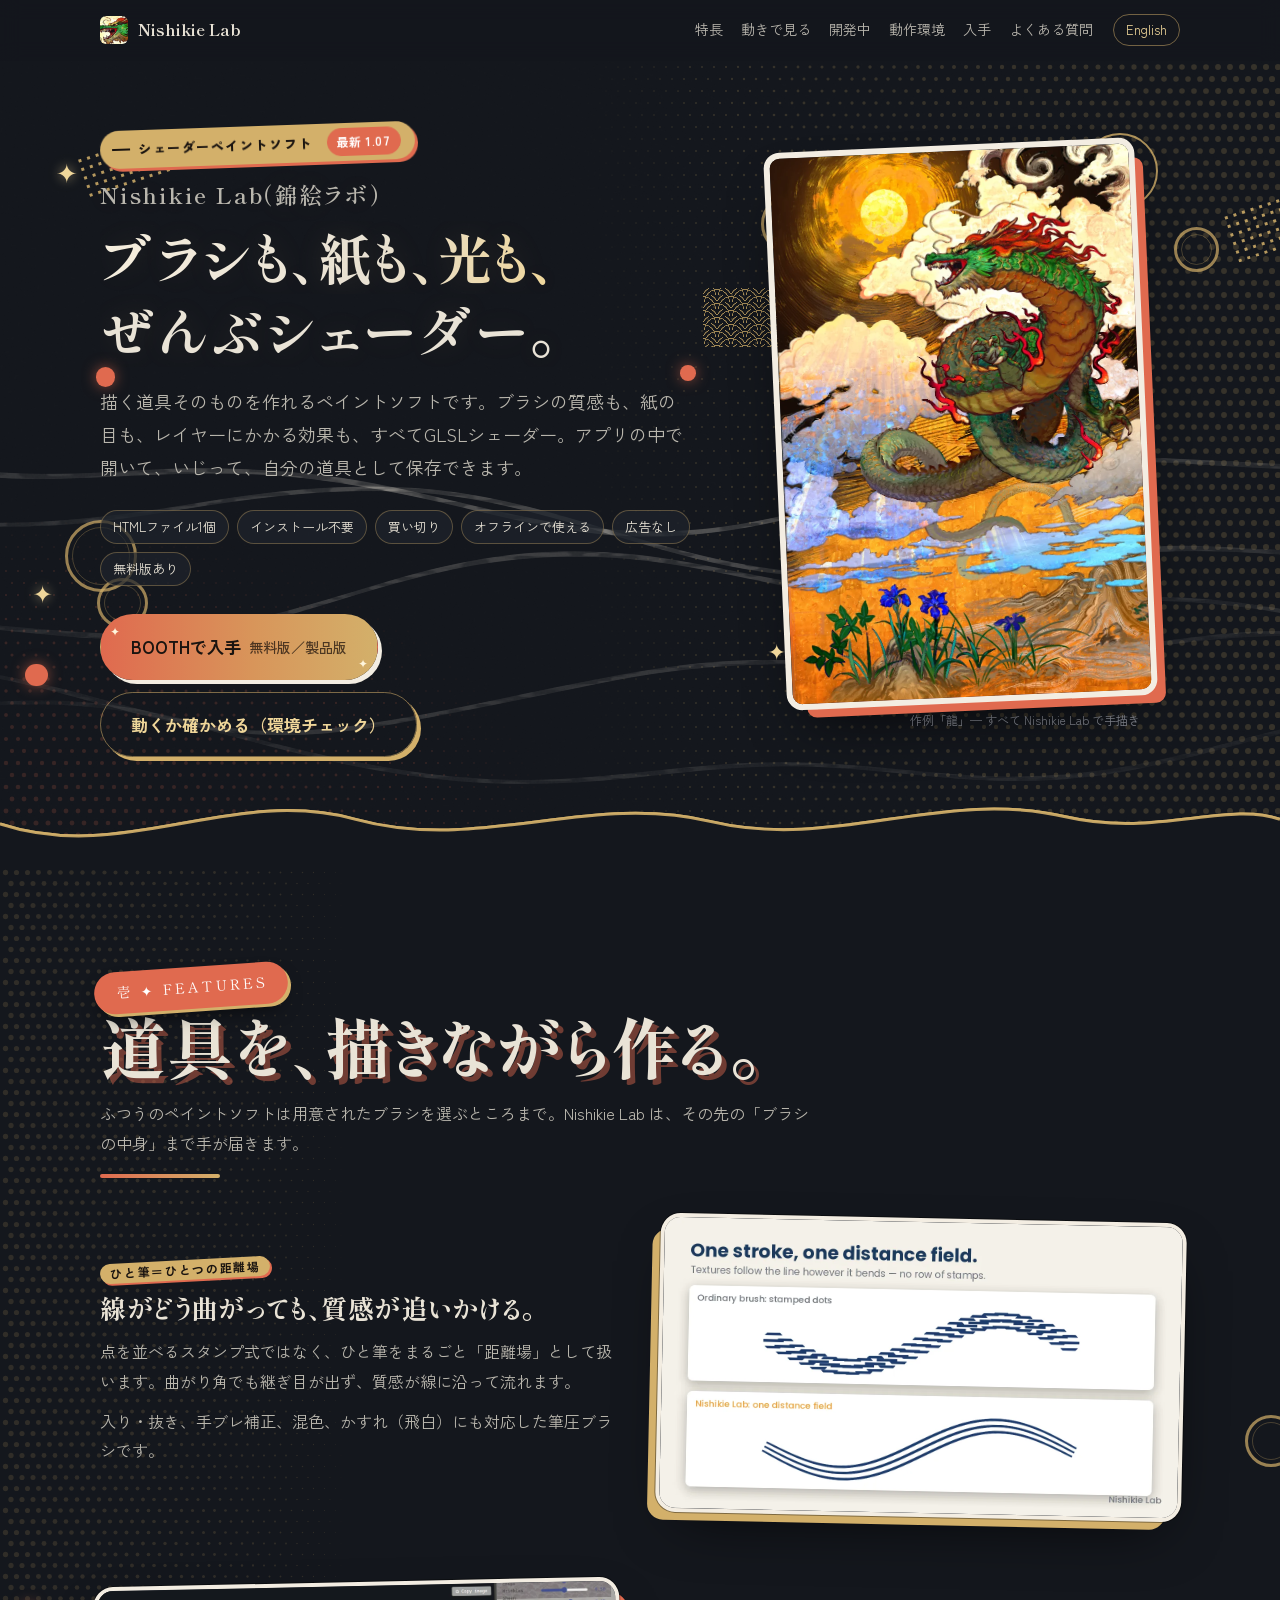
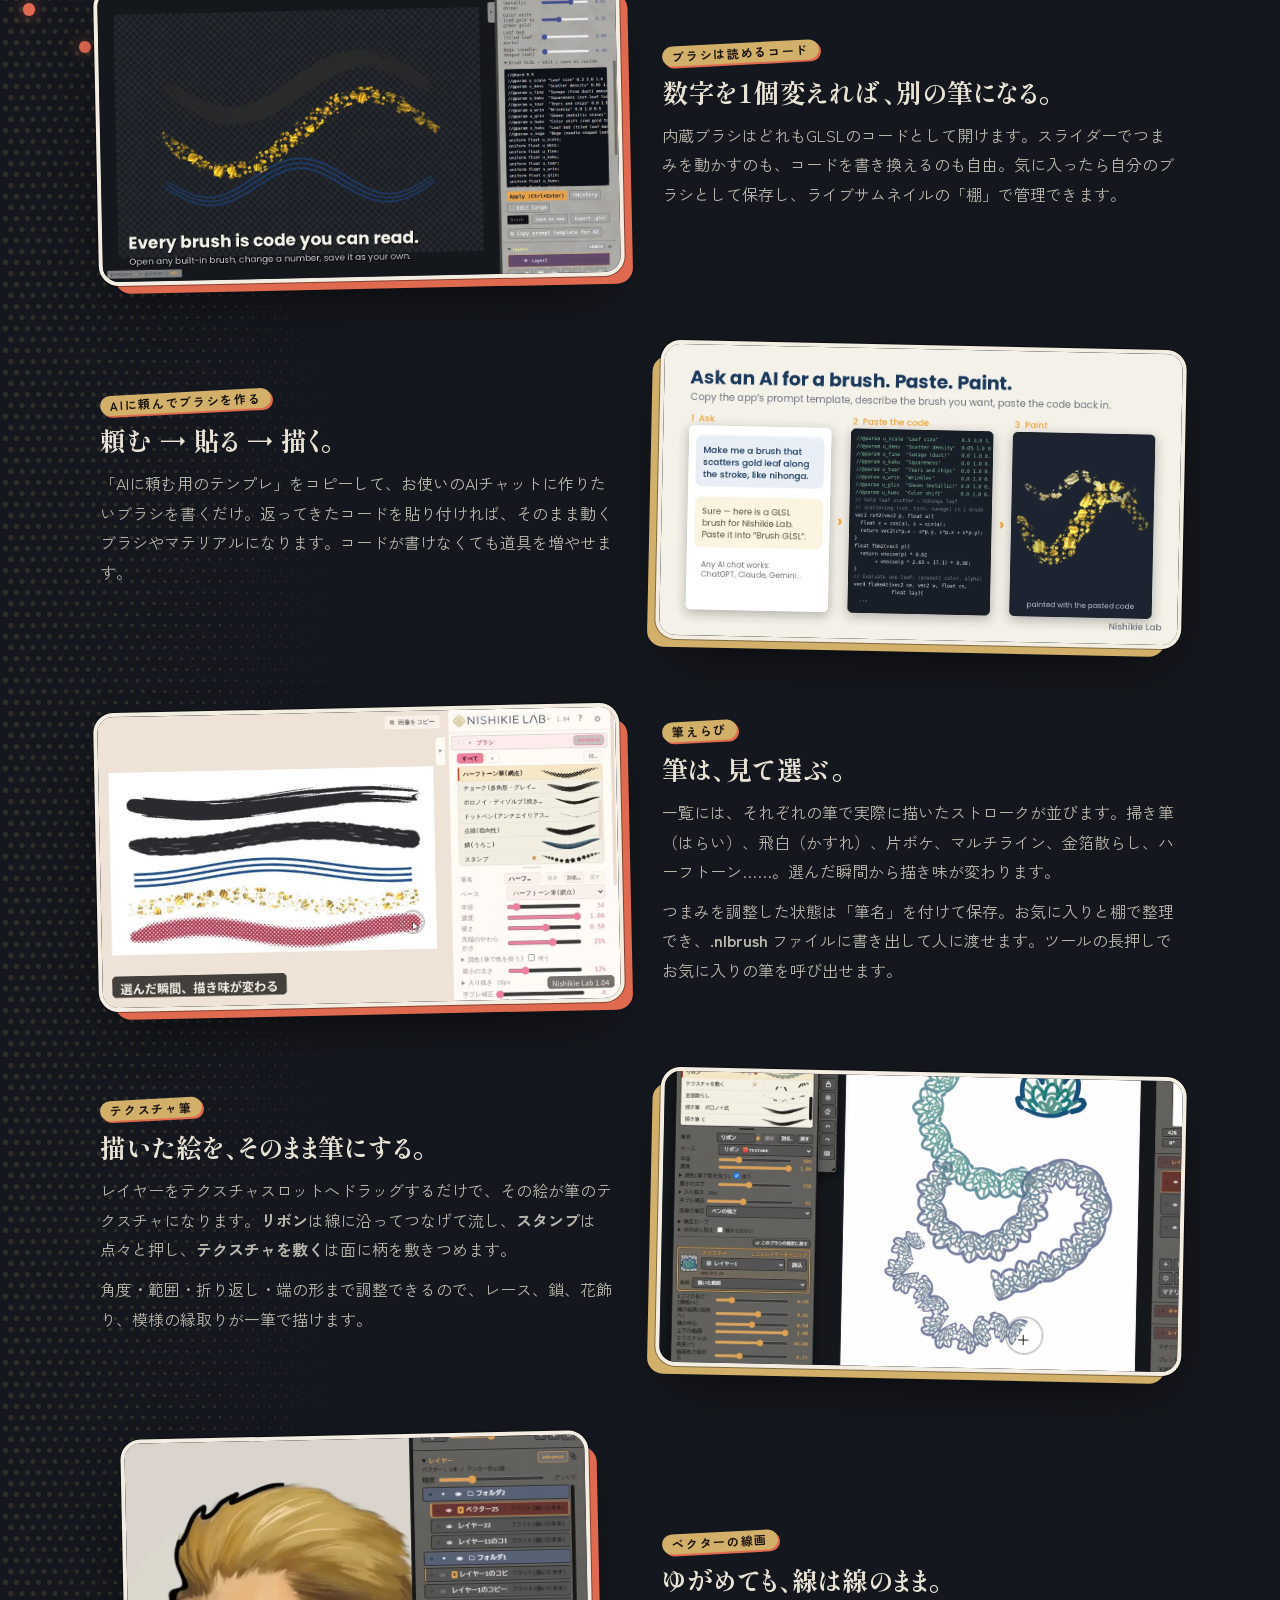
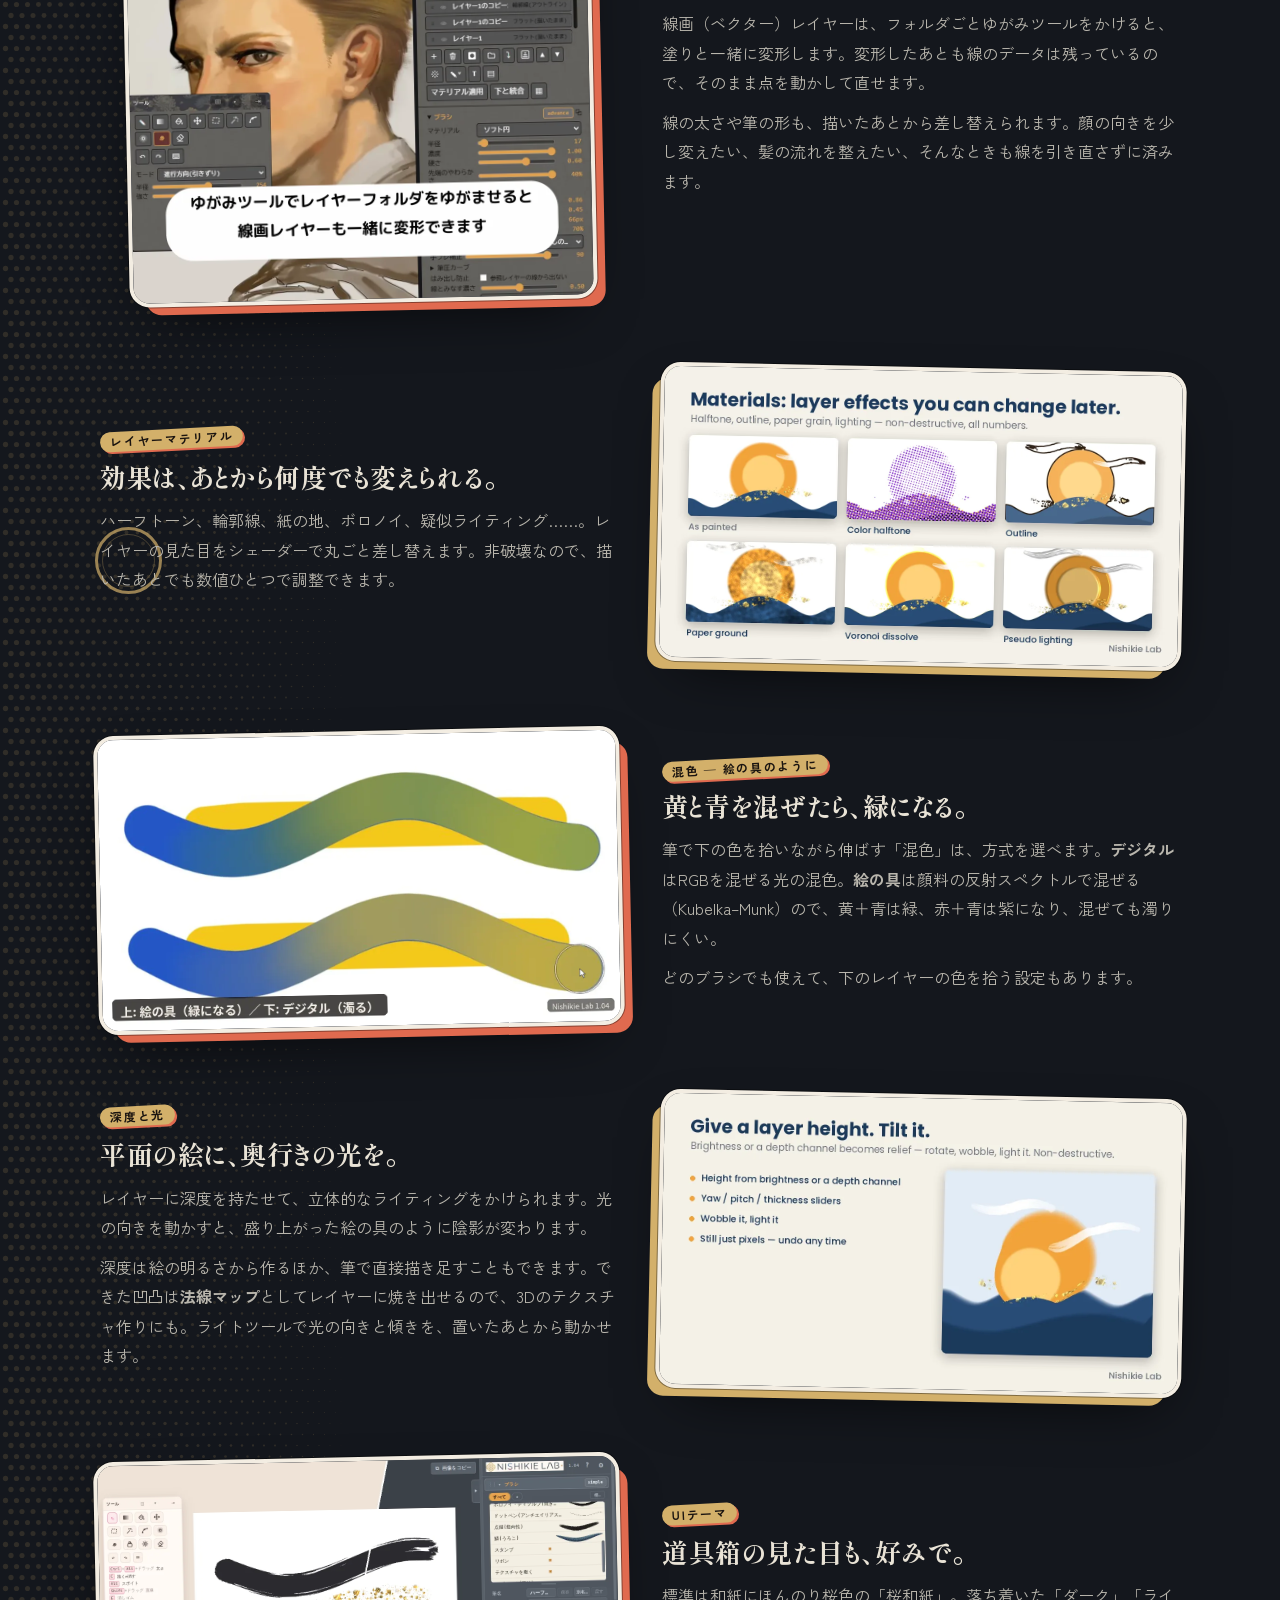
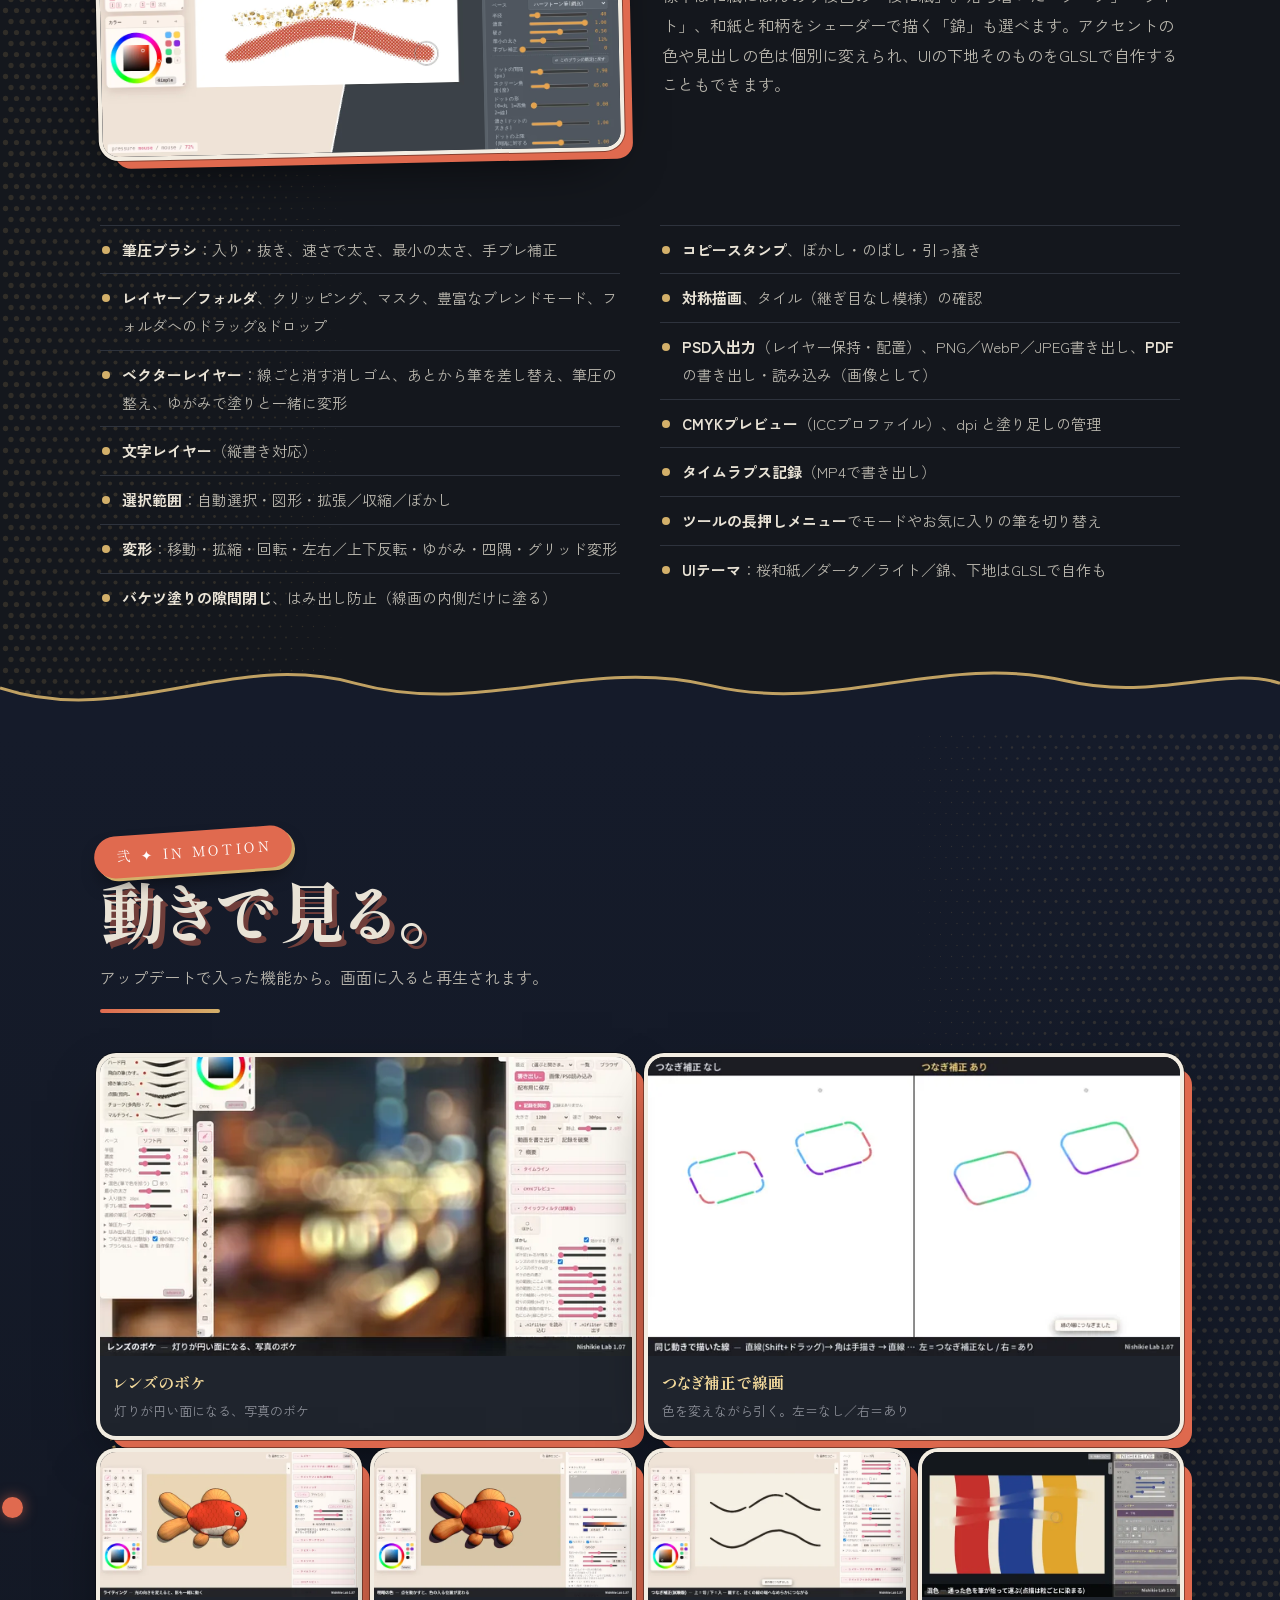
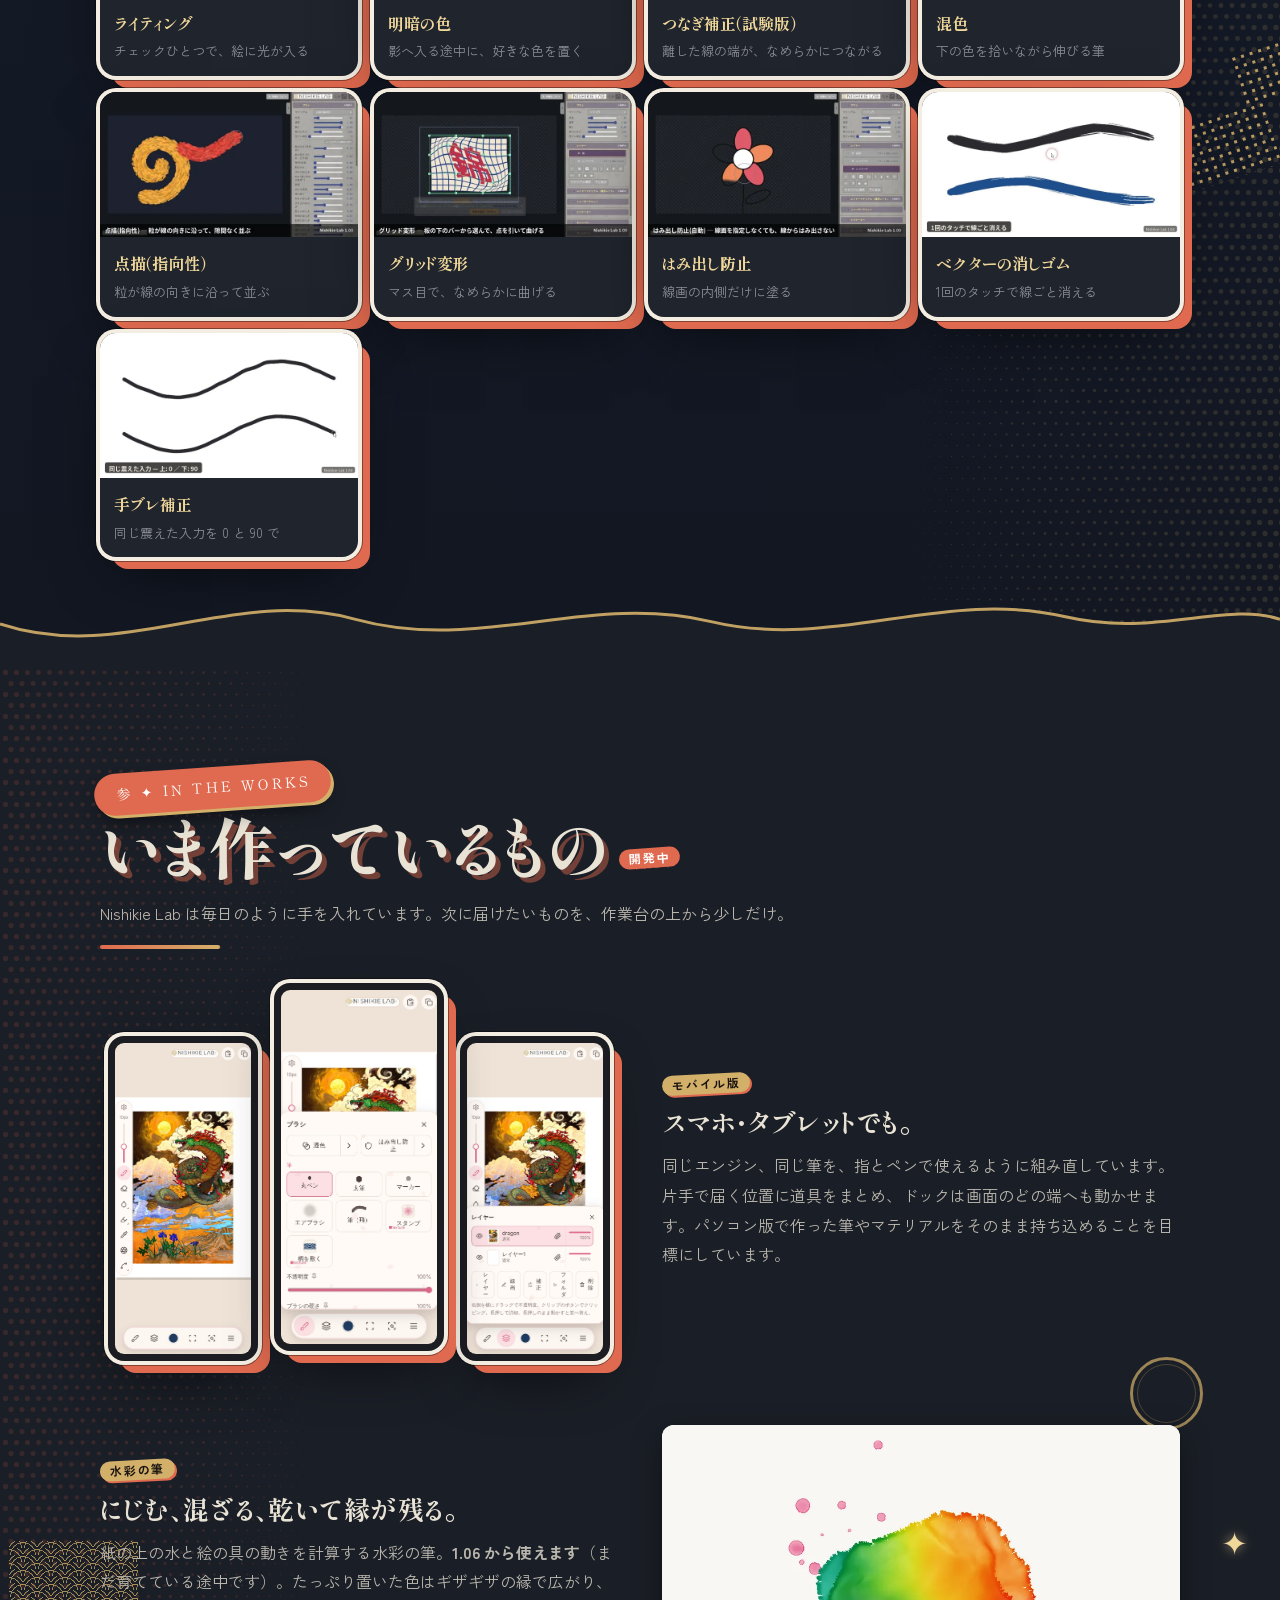
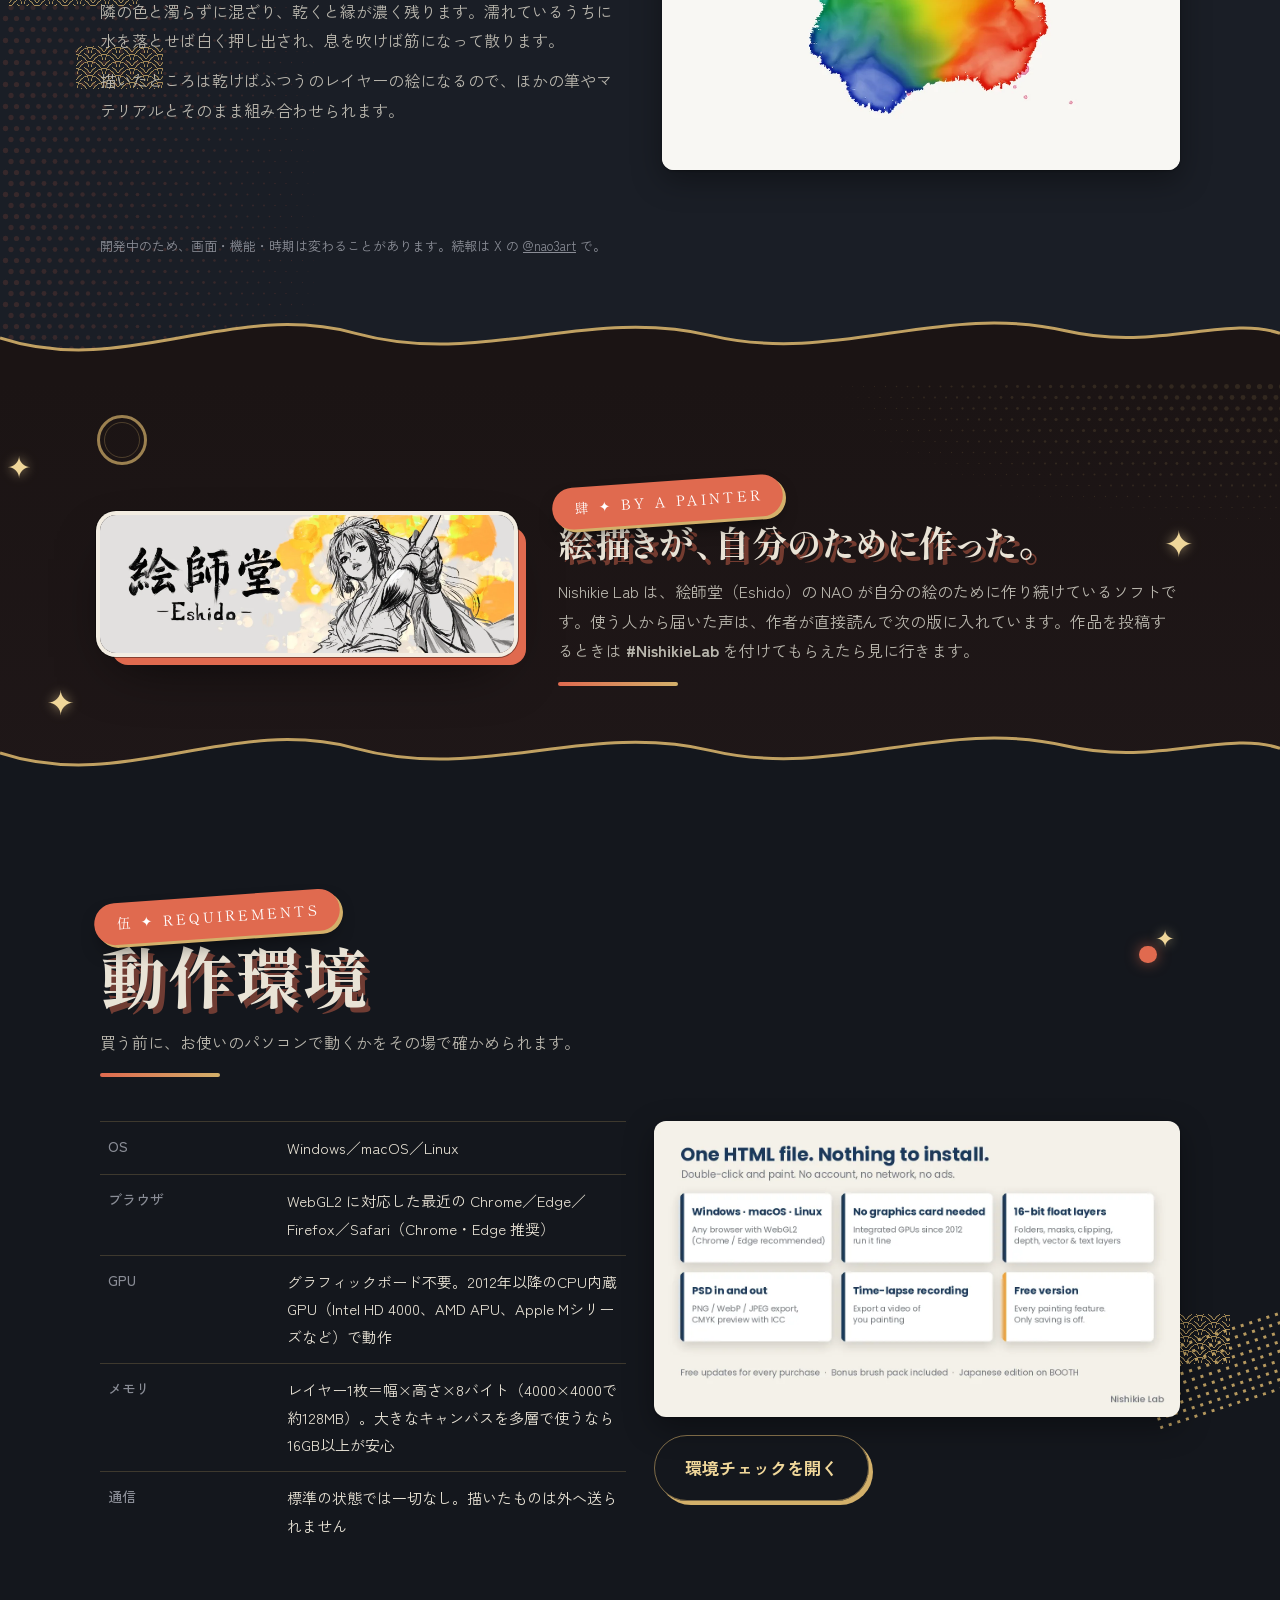
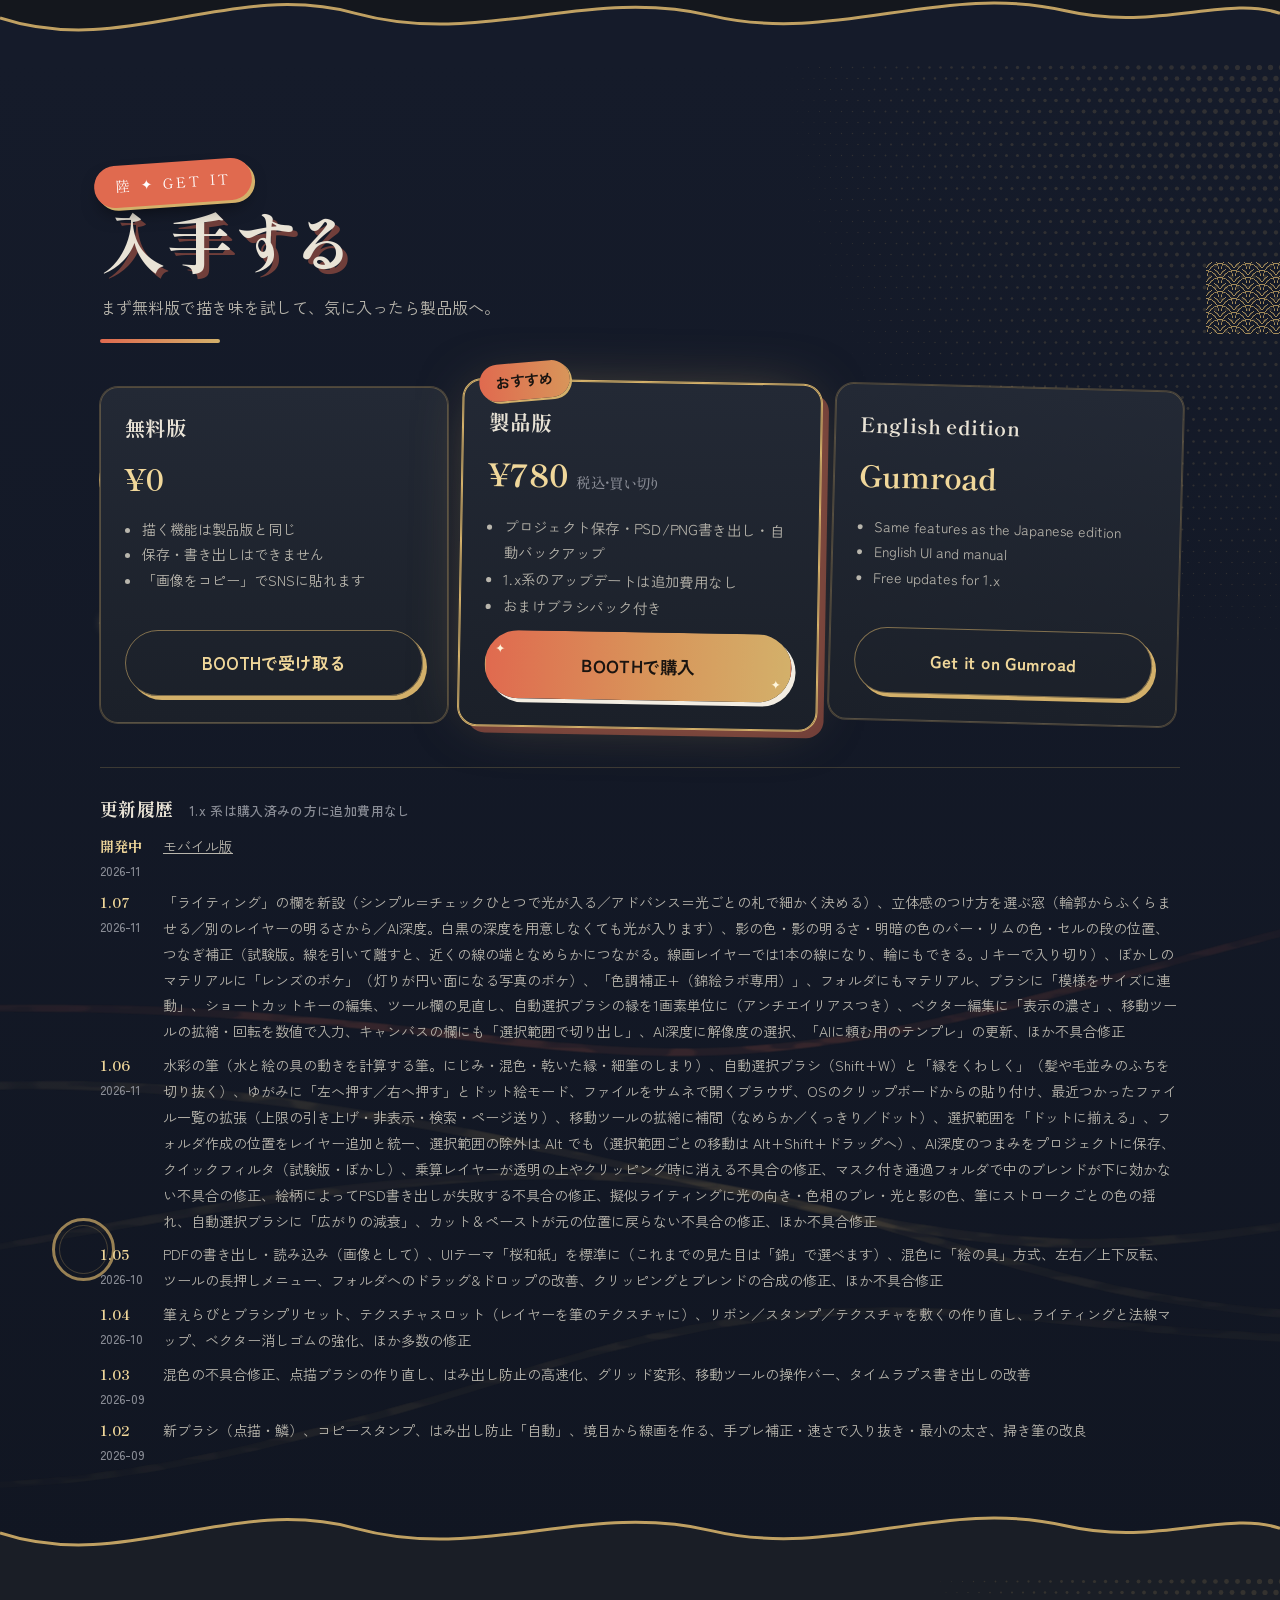
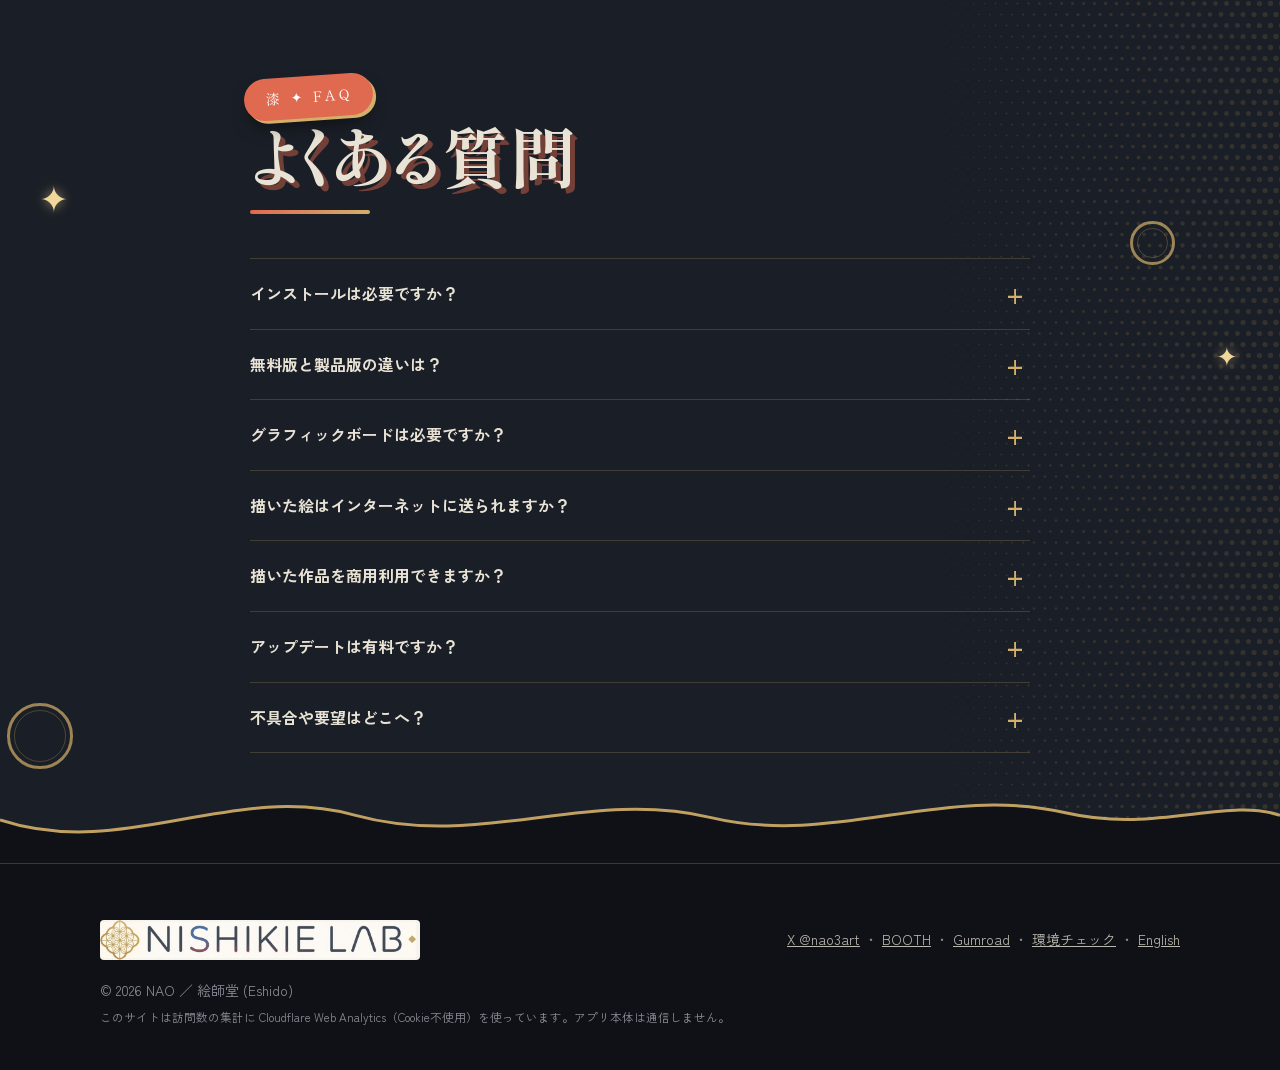
<file: index.html>
<!doctype html>
<html lang="ja">
<head>
<meta charset="utf-8">
<meta name="google-site-verification" content="X6X1zecDlSBdXZ3JoTsja7PIXzYORScSwY2E9j_m9XI" />
<meta name="viewport" content="width=device-width, initial-scale=1, viewport-fit=cover">
<title>Nishikie Lab（錦絵ラボ）｜ブラウザで動くシェーダーペイントソフト・インストール不要</title>
<meta name="description" content="Nishikie Lab（錦絵ラボ）は、ブラシも紙も効果もGLSLシェーダーでできたペイントソフト。HTMLファイル1個をブラウザで開くだけ、インストール不要・通信なし・広告なし。ブラシを自作でき、AIに頼んだコードもそのまま使えます。無料版あり。">
<link rel="canonical" href="https://naocgart-sudo.github.io/nishikie-lab/">
<link rel="alternate" hreflang="ja" href="https://naocgart-sudo.github.io/nishikie-lab/">
<link rel="alternate" hreflang="en" href="https://naocgart-sudo.github.io/nishikie-lab/en/">
<link rel="alternate" hreflang="x-default" href="https://naocgart-sudo.github.io/nishikie-lab/en/">
<meta name="theme-color" content="#14171d">
<link rel="icon" href="assets/favicon-32.png" sizes="32x32">
<link rel="apple-touch-icon" href="assets/apple-touch-icon.png">

<meta property="og:type" content="website">
<meta property="og:site_name" content="Nishikie Lab（錦絵ラボ）">
<meta property="og:title" content="Nishikie Lab（錦絵ラボ）— ブラシも、紙も、光も、ぜんぶシェーダー。">
<meta property="og:description" content="ブラウザで動くペイントソフト。HTML1個・インストール不要・通信なし。ブラシを自作でき、無料版もあります。">
<meta property="og:url" content="https://naocgart-sudo.github.io/nishikie-lab/">
<meta property="og:image" content="https://naocgart-sudo.github.io/nishikie-lab/assets/og.jpg">
<meta property="og:image:width" content="1200"><meta property="og:image:height" content="630">
<meta property="og:locale" content="ja_JP"><meta property="og:locale:alternate" content="en_US">
<meta name="twitter:card" content="summary_large_image">
<meta name="twitter:site" content="@nao3art"><meta name="twitter:creator" content="@nao3art">

<link rel="preconnect" href="https://fonts.googleapis.com">
<link rel="preconnect" href="https://fonts.gstatic.com" crossorigin>
<link href="https://fonts.googleapis.com/css2?family=Shippori+Mincho:wght@600;700&family=Zen+Kaku+Gothic+New:wght@400;500;700&display=swap" rel="stylesheet">
<link rel="stylesheet" href="assets/site.css">
<link rel="stylesheet" href="assets/lux.css?v=1">
<link rel="preload" as="image" href="assets/dragon.webp">

<script type="application/ld+json">
{
  "@context": "https://schema.org",
  "@graph": [
    {
      "@type": "SoftwareApplication",
      "@id": "https://naocgart-sudo.github.io/nishikie-lab/#app",
      "name": "Nishikie Lab",
      "alternateName": ["錦絵ラボ", "NishikieLab"],
      "description": "ブラシ・紙・レイヤー効果がすべてGLSLシェーダーでできたペイントソフト。HTMLファイル1個をブラウザで開くだけで動き、インストール不要・通信なし。",
      "applicationCategory": "DesignApplication",
      "applicationSubCategory": "ペイントソフト",
      "softwareVersion": "1.07",
      "dateModified": "2026-11-17",
      "operatingSystem": "Windows, macOS, Linux（WebGL2対応ブラウザ）",
      "inLanguage": ["ja", "en"],
      "image": "https://naocgart-sudo.github.io/nishikie-lab/assets/og.jpg",
      "screenshot": "https://naocgart-sudo.github.io/nishikie-lab/assets/f-code.webp",
      "url": "https://naocgart-sudo.github.io/nishikie-lab/",
      "author": {"@id": "https://naocgart-sudo.github.io/nishikie-lab/#eshido"},
      "offers": [
        {"@type": "Offer", "name": "製品版（BOOTH）", "price": "780", "priceCurrency": "JPY", "url": "https://eshido.booth.pm/", "availability": "https://schema.org/InStock"},
        {"@type": "Offer", "name": "無料版（保存なし）", "price": "0", "priceCurrency": "JPY", "url": "https://eshido.booth.pm/", "availability": "https://schema.org/InStock"}
      ]
    },
    {
      "@type": "Organization",
      "@id": "https://naocgart-sudo.github.io/nishikie-lab/#eshido",
      "name": "絵師堂 (Eshido)",
      "logo": "https://naocgart-sudo.github.io/nishikie-lab/assets/icon-192.png",
      "sameAs": ["https://x.com/nao3art", "https://eshido.booth.pm/", "https://naocraft5.gumroad.com/"]
    },
    {
      "@type": "FAQPage",
      "mainEntity": [
        {"@type": "Question", "name": "インストールは必要ですか？", "acceptedAnswer": {"@type": "Answer", "text": "不要です。同梱のHTMLファイル1個をダブルクリックすると、ブラウザで開いてすぐ描き始められます。"}},
        {"@type": "Question", "name": "無料版と製品版の違いは？", "acceptedAnswer": {"@type": "Answer", "text": "描く機能は同じです。無料版はプロジェクト保存・PNG/PSD書き出し・自動バックアップができません。描いた絵は「画像をコピー」でSNSなどに貼り付けられます。"}},
        {"@type": "Question", "name": "グラフィックボードは必要ですか？", "acceptedAnswer": {"@type": "Answer", "text": "不要です。2012年以降のCPU内蔵GPU（Intel HD 4000、AMD APU、Apple Mシリーズなど）で動きます。WebGL2対応のブラウザが必要です。"}},
        {"@type": "Question", "name": "描いた絵はインターネットに送られますか？", "acceptedAnswer": {"@type": "Answer", "text": "送られません。標準の状態ではインターネットとの通信を行わず、広告もありません。"}},
        {"@type": "Question", "name": "描いた作品を商用利用できますか？", "acceptedAnswer": {"@type": "Answer", "text": "できます。作品の権利はすべて描いた人のものです。ソフト本体の再配布・転売はできません。"}},
        {"@type": "Question", "name": "アップデートは有料ですか？", "acceptedAnswer": {"@type": "Answer", "text": "1.x系のアップデートは、購入済みの方なら追加費用なしで最新ファイルをダウンロードし直せます。"}}
      ]
    }
  ]
}
</script>
</head>
<body>
<a class="skip" href="#main">本文へ移動</a>

<header class="nav">
  <div class="wrap">
    <a class="brand" href="./"><img src="assets/icon-192.png" alt="" width="28" height="28">Nishikie Lab</a>
    <ul>
      <li><a href="#features">特長</a></li>
      <li><a href="#motion">動きで見る</a></li>
      <li><a href="#mobile">開発中</a></li>
      <li><a href="#spec">動作環境</a></li>
      <li><a href="#get">入手</a></li>
      <li><a href="#faq">よくある質問</a></li>
    </ul>
    <a class="lang" href="en/" hreflang="en" lang="en">English</a>
  </div>
</header>

<main id="main">
<section class="hero" aria-label="Nishikie Lab の紹介">
  <canvas id="heroGL" aria-hidden="true"></canvas>
  <div class="wrap">
    <div>
      <span class="kicker">シェーダーペイントソフト <em class="ver">最新 1.07</em></span>
      <h1>
        <span class="name">Nishikie Lab（錦絵ラボ）</span>
        <span class="line"><span>ブラシも、紙も、光も、</span></span>
        <span class="line"><span>ぜんぶシェーダー。</span></span>
      </h1>
      <p class="lead">描く道具そのものを作れるペイントソフトです。ブラシの質感も、紙の目も、レイヤーにかかる効果も、すべてGLSLシェーダー。アプリの中で開いて、いじって、自分の道具として保存できます。</p>
      <ul class="chips">
        <li>HTMLファイル1個</li><li>インストール不要</li><li>買い切り</li><li>オフラインで使える</li><li>広告なし</li><li>無料版あり</li>
      </ul>
      <div class="cta">
        <a class="btn primary" href="https://eshido.booth.pm/" rel="noopener">BOOTHで入手 <small>無料版／製品版</small></a>
        <a class="btn ghost" href="check/">動くか確かめる（環境チェック）</a>
      </div>
    </div>
    <figure class="art">
      <picture>
        <source type="image/webp" srcset="assets/dragon-480.webp 480w, assets/dragon.webp 800w" sizes="(max-width:860px) 300px, 400px">
        <img src="assets/dragon.jpg" width="800" height="1217" alt="Nishikie Labで描いた作例：月と雲のあいだを昇る緑の龍と、足もとに咲く杜若の和風イラスト" fetchpriority="high">
      </picture>
      <figcaption>作例「龍」— すべて Nishikie Lab で手描き</figcaption>
    </figure>
  </div>
</section>

<section id="features">
  <div class="wrap">
    <div class="sec-head rv">
      <div class="num">壱 — FEATURES</div>
      <h2>道具を、描きながら作る。</h2>
      <p>ふつうのペイントソフトは用意されたブラシを選ぶところまで。Nishikie Lab は、その先の「ブラシの中身」まで手が届きます。</p>
    </div>

    <article class="feature rv">
      <div class="media"><img src="assets/f-distance.webp" width="1280" height="720" loading="lazy" alt="スタンプを並べる普通のブラシと、ひと続きの距離場で描くNishikie Labの線の比較"></div>
      <div>
        <h3><span class="tag">ひと筆＝ひとつの距離場</span>線がどう曲がっても、質感が追いかける。</h3>
        <p>点を並べるスタンプ式ではなく、ひと筆をまるごと「距離場」として扱います。曲がり角でも継ぎ目が出ず、質感が線に沿って流れます。</p>
        <p>入り・抜き、手ブレ補正、混色、かすれ（飛白）にも対応した筆圧ブラシです。</p>
      </div>
    </article>

    <article class="feature rv">
      <div class="media"><img src="assets/f-code.webp" width="1280" height="720" loading="lazy" alt="金箔を散らすブラシのGLSLコードを、アプリ内エディタで開いているところ"></div>
      <div>
        <h3><span class="tag">ブラシは読めるコード</span>数字を1個変えれば、別の筆になる。</h3>
        <p>内蔵ブラシはどれもGLSLのコードとして開けます。スライダーでつまみを動かすのも、コードを書き換えるのも自由。気に入ったら自分のブラシとして保存し、ライブサムネイルの「棚」で管理できます。</p>
      </div>
    </article>

    <article class="feature rv">
      <div class="media"><img src="assets/f-ai.webp" width="1280" height="720" loading="lazy" alt="AIチャットにブラシを頼み、返ってきたコードを貼り付けて描く3ステップ"></div>
      <div>
        <h3><span class="tag">AIに頼んでブラシを作る</span>頼む → 貼る → 描く。</h3>
        <p>「AIに頼む用のテンプレ」をコピーして、お使いのAIチャットに作りたいブラシを書くだけ。返ってきたコードを貼り付ければ、そのまま動くブラシやマテリアルになります。コードが書けなくても道具を増やせます。</p>
      </div>
    </article>

    <article class="feature rv">
      <div class="media"><video data-auto muted loop playsinline preload="none" poster="assets/f-picker.webp" width="1280" height="720" aria-label="筆えらびの一覧から筆を選ぶたびに、描き味が変わる様子"><source src="assets/f-picker.mp4" type="video/mp4"></video></div>
      <div>
        <h3><span class="tag">筆えらび</span>筆は、見て選ぶ。</h3>
        <p>一覧には、それぞれの筆で実際に描いたストロークが並びます。掃き筆（はらい）、飛白（かすれ）、片ボケ、マルチライン、金箔散らし、ハーフトーン……。選んだ瞬間から描き味が変わります。</p>
        <p>つまみを調整した状態は「筆名」を付けて保存。お気に入りと棚で整理でき、<b>.nlbrush</b> ファイルに書き出して人に渡せます。ツールの長押しでお気に入りの筆を呼び出せます。</p>
      </div>
    </article>

    <article class="feature rv">
      <div class="media"><video data-auto muted loop playsinline preload="none" poster="assets/f-texbrush.webp" width="1280" height="720" aria-label="描いたレイヤーをテクスチャスロットへドロップして筆にし、スタンプやリボンで線に沿って並べる様子"><source src="assets/f-texbrush.mp4" type="video/mp4"></video></div>
      <div>
        <h3><span class="tag">テクスチャ筆</span>描いた絵を、そのまま筆にする。</h3>
        <p>レイヤーをテクスチャスロットへドラッグするだけで、その絵が筆のテクスチャになります。<b>リボン</b>は線に沿ってつなげて流し、<b>スタンプ</b>は点々と押し、<b>テクスチャを敷く</b>は面に柄を敷きつめます。</p>
        <p>角度・範囲・折り返し・端の形まで調整できるので、レース、鎖、花飾り、模様の縁取りが一筆で描けます。</p>
      </div>
    </article>

    <article class="feature rv">
      <div class="media sq"><video data-auto muted loop playsinline preload="none" poster="assets/f-vecwarp.webp" width="960" height="960" aria-label="ベクターの線画をフォルダごとゆがみツールで変形し、そのあと線の太さや筆の形を変える様子"><source src="assets/f-vecwarp.mp4" type="video/mp4"></video></div>
      <div>
        <h3><span class="tag">ベクターの線画</span>ゆがめても、線は線のまま。</h3>
        <p>線画（ベクター）レイヤーは、フォルダごとゆがみツールをかけると、塗りと一緒に変形します。変形したあとも線のデータは残っているので、そのまま点を動かして直せます。</p>
        <p>線の太さや筆の形も、描いたあとから差し替えられます。顔の向きを少し変えたい、髪の流れを整えたい、そんなときも線を引き直さずに済みます。</p>
      </div>
    </article>

    <article class="feature rv">
      <div class="media"><img src="assets/f-materials.webp" width="1280" height="720" loading="lazy" alt="同じ絵にハーフトーン、輪郭線、紙の地、ボロノイ、疑似ライティングのマテリアルをかけた比較"></div>
      <div>
        <h3><span class="tag">レイヤーマテリアル</span>効果は、あとから何度でも変えられる。</h3>
        <p>ハーフトーン、輪郭線、紙の地、ボロノイ、疑似ライティング……。レイヤーの見た目をシェーダーで丸ごと差し替えます。非破壊なので、描いたあとでも数値ひとつで調整できます。</p>
      </div>
    </article>

    <article class="feature rv">
      <div class="media"><video data-auto muted loop playsinline preload="none" poster="assets/f-pigment.webp" width="1280" height="720" aria-label="黄色の上に青を混色で重ねると、絵の具方式では緑に、デジタル方式では灰色になる比較"><source src="assets/f-pigment.mp4" type="video/mp4"></video></div>
      <div>
        <h3><span class="tag">混色 — 絵の具のように</span>黄と青を混ぜたら、緑になる。</h3>
        <p>筆で下の色を拾いながら伸ばす「混色」は、方式を選べます。<b>デジタル</b>はRGBを混ぜる光の混色。<b>絵の具</b>は顔料の反射スペクトルで混ぜる（Kubelka–Munk）ので、黄＋青は緑、赤＋青は紫になり、混ぜても濁りにくい。</p>
        <p>どのブラシでも使えて、下のレイヤーの色を拾う設定もあります。</p>
      </div>
    </article>

    <article class="feature rv">
      <div class="media"><video data-auto muted loop playsinline preload="none" poster="assets/f-depth.webp" width="1280" height="720" aria-label="深度マップで絵に立体的な光が当たる様子"><source src="assets/f-depth.mp4" type="video/mp4"></video></div>
      <div>
        <h3><span class="tag">深度と光</span>平面の絵に、奥行きの光を。</h3>
        <p>レイヤーに深度を持たせて、立体的なライティングをかけられます。光の向きを動かすと、盛り上がった絵の具のように陰影が変わります。</p>
        <p>深度は絵の明るさから作るほか、筆で直接描き足すこともできます。できた凹凸は<b>法線マップ</b>としてレイヤーに焼き出せるので、3Dのテクスチャ作りにも。ライトツールで光の向きと傾きを、置いたあとから動かせます。</p>
      </div>
    </article>

    <article class="feature rv">
      <div class="media"><img src="assets/f-theme.webp" width="1280" height="720" loading="lazy" alt="同じ画面を桜和紙テーマとダークテーマで表示した比較"></div>
      <div>
        <h3><span class="tag">UIテーマ</span>道具箱の見た目も、好みで。</h3>
        <p>標準は和紙にほんのり桜色の「桜和紙」。落ち着いた「ダーク」「ライト」、和紙と和柄をシェーダーで描く「錦」も選べます。アクセントの色や見出しの色は個別に変えられ、UIの下地そのものをGLSLで自作することもできます。</p>
      </div>
    </article>

    <ul class="list rv">
      <li><b>筆圧ブラシ</b>：入り・抜き、速さで太さ、最小の太さ、手ブレ補正</li>
      <li><b>レイヤー／フォルダ</b>、クリッピング、マスク、豊富なブレンドモード、フォルダへのドラッグ&amp;ドロップ</li>
      <li><b>ベクターレイヤー</b>：線ごと消す消しゴム、あとから筆を差し替え、筆圧の整え、ゆがみで塗りと一緒に変形</li>
      <li><b>文字レイヤー</b>（縦書き対応）</li>
      <li><b>選択範囲</b>：自動選択・図形・拡張／収縮／ぼかし</li>
      <li><b>変形</b>：移動・拡縮・回転・左右／上下反転・ゆがみ・四隅・グリッド変形</li>
      <li><b>バケツ塗りの隙間閉じ</b>、はみ出し防止（線画の内側だけに塗る）</li>
      <li><b>コピースタンプ</b>、ぼかし・のばし・引っ搔き</li>
      <li><b>対称描画</b>、タイル（継ぎ目なし模様）の確認</li>
      <li><b>PSD入出力</b>（レイヤー保持・配置）、PNG／WebP／JPEG書き出し、<b>PDF</b>の書き出し・読み込み（画像として）</li>
      <li><b>CMYKプレビュー</b>（ICCプロファイル）、dpi と塗り足しの管理</li>
      <li><b>タイムラプス記録</b>（MP4で書き出し）</li>
      <li><b>ツールの長押しメニュー</b>でモードやお気に入りの筆を切り替え</li>
      <li><b>UIテーマ</b>：桜和紙／ダーク／ライト／錦、下地はGLSLで自作も</li>
    </ul>
  </div>
</section>

<section id="motion" class="alt">
  <div class="wrap">
    <div class="sec-head rv">
      <div class="num">弐 — IN MOTION</div>
      <h2>動きで見る。</h2>
      <p>アップデートで入った機能から。画面に入ると再生されます。</p>
    </div>
    <div class="grid4" id="gallery">
      <figure class="clip rv"><video data-auto muted loop playsinline preload="none" poster="assets/v-mix.webp" aria-label="混色の動画"><source src="assets/v-mix.mp4" type="video/mp4"></video><figcaption><b>混色</b><span>下の色を拾いながら伸びる筆</span></figcaption></figure>
      <figure class="clip rv"><video data-auto muted loop playsinline preload="none" poster="assets/v-stipple.webp" aria-label="点描ブラシの動画"><source src="assets/v-stipple.mp4" type="video/mp4"></video><figcaption><b>点描（指向性）</b><span>粒が線の向きに沿って並ぶ</span></figcaption></figure>
      <figure class="clip rv"><video data-auto muted loop playsinline preload="none" poster="assets/v-grid.webp" aria-label="グリッド変形の動画"><source src="assets/v-grid.mp4" type="video/mp4"></video><figcaption><b>グリッド変形</b><span>マス目で、なめらかに曲げる</span></figcaption></figure>
      <figure class="clip rv"><video data-auto muted loop playsinline preload="none" poster="assets/v-spill.webp" aria-label="はみ出し防止の動画"><source src="assets/v-spill.mp4" type="video/mp4"></video><figcaption><b>はみ出し防止</b><span>線画の内側だけに塗る</span></figcaption></figure>
    </div>
  </div>
</section>

<section id="mobile">
  <div class="wrap">
    <div class="sec-head rv">
      <div class="num">参 — IN THE WORKS</div>
      <h2>いま作っているもの<span class="soon">開発中</span></h2>
      <p>Nishikie Lab は毎日のように手を入れています。次に届けたいものを、作業台の上から少しだけ。</p>
    </div>
    <div class="wip">
      <div class="phones rv" aria-label="モバイル版の開発中スクリーンショット">
        <figure class="phone"><img src="assets/m-1.webp" width="720" height="1558" loading="lazy" alt="モバイル版の開発中画面（キャンバスと、縦に並んだ道具・下のドック）"></figure>
        <figure class="phone"><img src="assets/m-2.webp" width="720" height="1558" loading="lazy" alt="モバイル版の開発中画面（ブラシの選択と不透明度）"></figure>
        <figure class="phone"><img src="assets/m-3.webp" width="720" height="1558" loading="lazy" alt="モバイル版の開発中画面（レイヤー一覧）"></figure>
      </div>
      <div class="rv">
        <h3><span class="tag">モバイル版</span>スマホ・タブレットでも。</h3>
        <p>同じエンジン、同じ筆を、指とペンで使えるように組み直しています。片手で届く位置に道具をまとめ、ドックは画面のどの端へも動かせます。パソコン版で作った筆やマテリアルをそのまま持ち込めることを目標にしています。</p>
      </div>
    </div>
    <div class="wip">
      <figure class="wcmedia rv"><video data-auto muted loop playsinline preload="none" poster="assets/w-watercolor.webp" width="960" height="640" aria-label="水彩の筆で置いた色が紙の上でにじんで広がり、真ん中に水を落として吹き広げ、乾いて縁が残る様子"><source src="assets/w-watercolor.mp4" type="video/mp4"></video></figure>
      <div class="rv">
        <h3><span class="tag">水彩の筆</span>にじむ、混ざる、乾いて縁が残る。</h3>
        <p>紙の上の水と絵の具の動きを計算する水彩の筆。<b>1.06 から使えます</b>（まだ育てている途中です）。たっぷり置いた色はギザギザの縁で広がり、隣の色と濁らずに混ざり、乾くと縁が濃く残ります。濡れているうちに水を落とせば白く押し出され、息を吹けば筋になって散ります。</p>
        <p>描いたところは乾けばふつうのレイヤーの絵になるので、ほかの筆やマテリアルとそのまま組み合わせられます。</p>
      </div>
    </div>
    <p class="note rv">開発中のため、画面・機能・時期は変わることがあります。続報は X の <a href="https://x.com/nao3art" rel="noopener">@nao3art</a> で。</p>
  </div>
</section>

<section id="works" class="alt">
  <div class="wrap works">
    <img class="rv" src="assets/eshido.webp" width="1500" height="500" loading="lazy" alt="絵師堂 Eshido のロゴと、大筆を構える女性の墨絵">
    <div class="rv">
      <div class="sec-head" style="margin:0">
        <div class="num">肆 — BY A PAINTER</div>
        <h2>絵描きが、自分のために作った。</h2>
        <p>Nishikie Lab は、絵師堂（Eshido）の NAO が自分の絵のために作り続けているソフトです。使う人から届いた声は、作者が直接読んで次の版に入れています。作品を投稿するときは <b>#NishikieLab</b> を付けてもらえたら見に行きます。</p>
      </div>
    </div>
  </div>
</section>

<section id="spec">
  <div class="wrap">
    <div class="sec-head rv">
      <div class="num">伍 — REQUIREMENTS</div>
      <h2>動作環境</h2>
      <p>買う前に、お使いのパソコンで動くかをその場で確かめられます。</p>
    </div>
    <div class="spec">
      <table class="rv">
        <tr><th>OS</th><td>Windows／macOS／Linux</td></tr>
        <tr><th>ブラウザ</th><td>WebGL2 に対応した最近の Chrome／Edge／Firefox／Safari（Chrome・Edge 推奨）</td></tr>
        <tr><th>GPU</th><td>グラフィックボード不要。2012年以降のCPU内蔵GPU（Intel HD 4000、AMD APU、Apple Mシリーズなど）で動作</td></tr>
        <tr><th>メモリ</th><td>レイヤー1枚＝幅×高さ×8バイト（4000×4000で約128MB）。大きなキャンバスを多層で使うなら16GB以上が安心</td></tr>
        <tr><th>通信</th><td>標準の状態では一切なし。描いたものは外へ送られません</td></tr>
      </table>
      <div class="rv">
        <img src="assets/f-specs.webp" width="1280" height="720" loading="lazy" alt="対応OS、グラフィックボード不要、16bitフロートレイヤーなどの仕様まとめ" style="border-radius:12px;box-shadow:var(--shadow)">
        <p style="margin:18px 0 0"><a class="btn ghost" href="check/">環境チェックを開く</a></p>
      </div>
    </div>
  </div>
</section>

<section id="get" class="alt">
  <div class="wrap">
    <div class="sec-head rv">
      <div class="num">陸 — GET IT</div>
      <h2>入手する</h2>
      <p>まず無料版で描き味を試して、気に入ったら製品版へ。</p>
    </div>
    <div class="plans">
      <div class="plan rv">
        <h3>無料版</h3>
        <div class="price">¥0</div>
        <ul><li>描く機能は製品版と同じ</li><li>保存・書き出しはできません</li><li>「画像をコピー」でSNSに貼れます</li></ul>
        <a class="btn ghost" href="https://eshido.booth.pm/" rel="noopener">BOOTHで受け取る</a>
      </div>
      <div class="plan main rv" data-badge="おすすめ">
        <h3>製品版</h3>
        <div class="price">¥780 <small>税込・買い切り</small></div>
        <ul><li>プロジェクト保存・PSD/PNG書き出し・自動バックアップ</li><li>1.x系のアップデートは追加費用なし</li><li>おまけブラシパック付き</li></ul>
        <a class="btn primary" href="https://eshido.booth.pm/" rel="noopener">BOOTHで購入</a>
      </div>
      <div class="plan rv" lang="en">
        <h3>English edition</h3>
        <div class="price">Gumroad</div>
        <ul><li>Same features as the Japanese edition</li><li>English UI and manual</li><li>Free updates for 1.x</li></ul>
        <a class="btn ghost" href="https://naocraft5.gumroad.com/" rel="noopener">Get it on Gumroad</a>
      </div>
    </div>
    <div class="updates rv">
      <h3>更新履歴 <small>1.x 系は購入済みの方に追加費用なし</small></h3>
      <dl>
        <dt>開発中 <span>2026-11</span></dt><dd><a href="#mobile">モバイル版</a></dd>
        <dt>1.07 <span>2026-11</span></dt><dd>「ライティング」の欄を新設（シンプル＝チェックひとつで光が入る／アドバンス＝光ごとの札で細かく決める）、立体感のつけ方を選ぶ窓（輪郭からふくらませる／別のレイヤーの明るさから／AI深度。白黒の深度を用意しなくても光が入ります）、影の色・影の明るさ・明暗の色のバー・リムの色・セルの段の位置、つなぎ補正（試験版。線を引いて離すと、近くの線の端となめらかにつながる。線画レイヤーでは1本の線になり、輪にもできる。J キーで入り切り）、ぼかしのマテリアルに「レンズのボケ」（灯りが円い面になる写真のボケ）、「色調補正+（錦絵ラボ専用）」、フォルダにもマテリアル、ブラシに「模様をサイズに連動」、ショートカットキーの編集、ツール欄の見直し、自動選択ブラシの縁を1画素単位に（アンチエイリアスつき）、ベクター編集に「表示の濃さ」、移動ツールの拡縮・回転を数値で入力、キャンバスの欄にも「選択範囲で切り出し」、AI深度に解像度の選択、「AIに頼む用のテンプレ」の更新、ほか不具合修正</dd>
        <dt>1.06 <span>2026-11</span></dt><dd>水彩の筆（水と絵の具の動きを計算する筆。にじみ・混色・乾いた縁・細筆のしまり）、自動選択ブラシ（Shift+W）と「縁をくわしく」（髪や毛並みのふちを切り抜く）、ゆがみに「左へ押す／右へ押す」とドット絵モード、ファイルをサムネで開くブラウザ、OSのクリップボードからの貼り付け、最近つかったファイル一覧の拡張（上限の引き上げ・非表示・検索・ページ送り）、移動ツールの拡縮に補間（なめらか／くっきり／ドット）、選択範囲を「ドットに揃える」、フォルダ作成の位置をレイヤー追加と統一、選択範囲の除外は Alt でも（選択範囲ごとの移動は Alt+Shift+ドラッグへ）、AI深度のつまみをプロジェクトに保存、クイックフィルタ（試験版・ぼかし）、乗算レイヤーが透明の上やクリッピング時に消える不具合の修正、マスク付き通過フォルダで中のブレンドが下に効かない不具合の修正、絵柄によってPSD書き出しが失敗する不具合の修正、擬似ライティングに光の向き・色相のブレ・光と影の色、筆にストロークごとの色の揺れ、自動選択ブラシに「広がりの減衰」、カット＆ペーストが元の位置に戻らない不具合の修正、ほか不具合修正</dd>
        <dt>1.05 <span>2026-10</span></dt><dd>PDFの書き出し・読み込み（画像として）、UIテーマ「桜和紙」を標準に（これまでの見た目は「錦」で選べます）、混色に「絵の具」方式、左右／上下反転、ツールの長押しメニュー、フォルダへのドラッグ&amp;ドロップの改善、クリッピングとブレンドの合成の修正、ほか不具合修正</dd>
        <dt>1.04 <span>2026-10</span></dt><dd>筆えらびとブラシプリセット、テクスチャスロット（レイヤーを筆のテクスチャに）、リボン／スタンプ／テクスチャを敷くの作り直し、ライティングと法線マップ、ベクター消しゴムの強化、ほか多数の修正</dd>
        <dt>1.03 <span>2026-09</span></dt><dd>混色の不具合修正、点描ブラシの作り直し、はみ出し防止の高速化、グリッド変形、移動ツールの操作バー、タイムラプス書き出しの改善</dd>
        <dt>1.02 <span>2026-09</span></dt><dd>新ブラシ（点描・鱗）、コピースタンプ、はみ出し防止「自動」、境目から線画を作る、手ブレ補正・速さで入り抜き・最小の太さ、掃き筆の改良</dd>
      </dl>
    </div>
  </div>
</section>

<section id="faq">
  <div class="wrap" style="max-width:820px">
    <div class="sec-head rv">
      <div class="num">漆 — FAQ</div>
      <h2>よくある質問</h2>
    </div>
    <div class="faq rv">
      <details><summary>インストールは必要ですか？</summary><p>不要です。同梱のHTMLファイル1個をダブルクリックすると、ブラウザで開いてすぐ描き始められます。タブやアドレスバーの無い「アプリの窓」で開くランチャーも同梱しています。</p></details>
      <details><summary>無料版と製品版の違いは？</summary><p>描く機能は同じです。無料版はプロジェクト保存・PNG/PSD書き出し・自動バックアップができません。描いた絵は「画像をコピー」でSNSなどに貼り付けられます。</p></details>
      <details><summary>グラフィックボードは必要ですか？</summary><p>不要です。2012年以降のCPU内蔵GPUで動きます。WebGL2対応のブラウザが必要です。心配なときは<a href="check/">環境チェック</a>で確かめてください。</p></details>
      <details><summary>描いた絵はインターネットに送られますか？</summary><p>送られません。標準の状態ではインターネットとの通信を行わず、広告もありません。</p></details>
      <details><summary>描いた作品を商用利用できますか？</summary><p>できます。作品の権利はすべて描いた人のものです。ソフト本体の再配布・転売はできません。</p></details>
      <details><summary>アップデートは有料ですか？</summary><p>1.x系のアップデートは、購入済みの方なら追加費用なしで最新ファイルをダウンロードし直せます。</p></details>
      <details><summary>不具合や要望はどこへ？</summary><p>X（旧Twitter）の <a href="https://x.com/nao3art" rel="noopener">@nao3art</a> へ、メンションでもDMでもどうぞ。作者が直接読みます。環境チェックの結果を添えてもらえると調査が早く進みます。</p></details>
    </div>
  </div>
</section>
</main>

<footer>
  <div class="wrap">
    <img src="assets/logo.png" width="448" height="56" alt="Nishikie Lab" style="height:40px">
    <div>
      <a href="https://x.com/nao3art" rel="noopener">X @nao3art</a> ・
      <a href="https://eshido.booth.pm/" rel="noopener">BOOTH</a> ・
      <a href="https://naocraft5.gumroad.com/" rel="noopener">Gumroad</a> ・
      <a href="check/">環境チェック</a> ・
      <a href="en/" hreflang="en">English</a>
    </div>
    <div>© 2026 NAO ／ 絵師堂 (Eshido)<br><small>このサイトは訪問数の集計に Cloudflare Web Analytics（Cookie不使用）を使っています。アプリ本体は通信しません。</small></div>
  </div>
</footer>
<script src="assets/site.js" defer></script>
<script src="assets/lux.js?v=1" defer></script>
<!-- Cloudflare Web Analytics --><script type='module' src='https://static.cloudflareinsights.com/beacon.min.js' data-cf-beacon='{"token": "6cad8cb829464d1d828d02a7c654e9b0"}'></script><!-- End Cloudflare Web Analytics -->
</body>
</html>
</file>
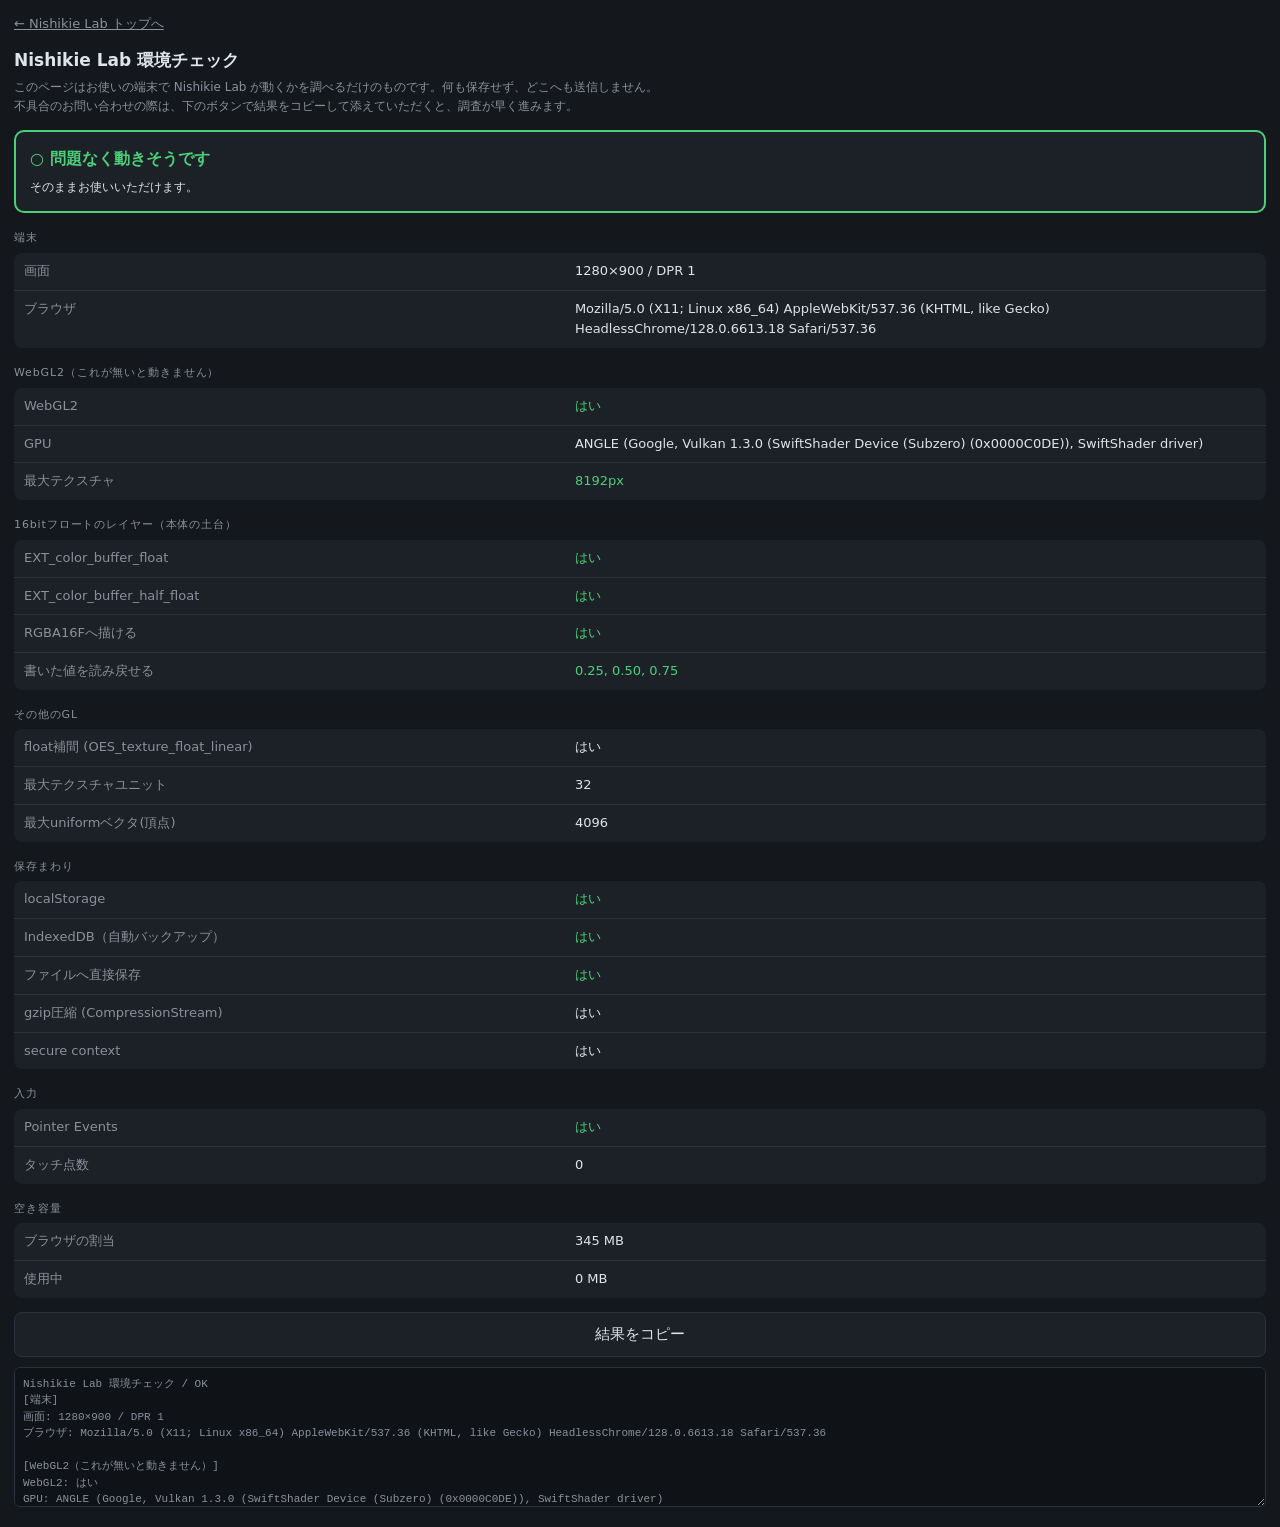
<file: check/index.html>
<!doctype html>
<html lang="ja"><head><meta charset="utf-8">
<meta name="viewport" content="width=device-width, initial-scale=1, viewport-fit=cover">
<title>Nishikie Lab 環境チェック｜お使いのPCで動くか確かめる</title>
<meta name="description" content="Nishikie Lab（錦絵ラボ）がお使いのパソコン・ブラウザで動くかを、その場で判定します。WebGL2と16bitフロートレイヤーの対応を調べるだけで、何も保存・送信しません。">
<link rel="canonical" href="https://naocgart-sudo.github.io/nishikie-lab/check/">
<link rel="alternate" hreflang="ja" href="https://naocgart-sudo.github.io/nishikie-lab/check/">
<link rel="alternate" hreflang="en" href="https://naocgart-sudo.github.io/nishikie-lab/en/check/">
<link rel="icon" href="../assets/favicon-32.png" sizes="32x32">
<meta property="og:title" content="Nishikie Lab 環境チェック｜お使いのPCで動くか確かめる"><meta property="og:description" content="Nishikie Lab（錦絵ラボ）がお使いのパソコン・ブラウザで動くかを、その場で判定します。WebGL2と16bitフロートレイヤーの対応を調べるだけで、何も保存・送信しません。">
<meta property="og:image" content="https://naocgart-sudo.github.io/nishikie-lab/assets/og.jpg">
<meta name="twitter:card" content="summary_large_image">

<style>
  :root{ --bg:#14171c; --panel:#1c2027; --line:#2c323b; --text:#dfe4ea; --dim:#8a919c;
         --ok:#4bd07a; --ng:#ff5f57; --warn:#e8a34c; }
  *{ box-sizing:border-box }
  body{ margin:0; padding:14px; background:var(--bg); color:var(--text);
        font:14px/1.6 system-ui,-apple-system,"Hiragino Kaku Gothic ProN","Noto Sans JP",sans-serif }
  h1{ font-size:17px; margin:0 0 4px }
  p.lead{ color:var(--dim); font-size:12px; margin:0 0 14px }
  .verdict{ border-radius:10px; padding:14px; margin-bottom:14px; font-weight:700; font-size:16px;
            border:2px solid var(--line); background:var(--panel) }
  .verdict.ok{ border-color:var(--ok); color:var(--ok) }
  .verdict.ng{ border-color:var(--ng); color:var(--ng) }
  .verdict.warn{ border-color:var(--warn); color:var(--warn) }
  .verdict small{ display:block; font-weight:400; font-size:12px; color:var(--text); margin-top:6px }
  table{ width:100%; border-collapse:collapse; background:var(--panel); border-radius:8px; overflow:hidden }
  td{ padding:8px 10px; border-top:1px solid var(--line); vertical-align:top; font-size:13px }
  tr:first-child td{ border-top:none }
  td.k{ color:var(--dim); width:44%; word-break:break-word }
  td.v{ word-break:break-word }
  .ok{ color:var(--ok) } .ng{ color:var(--ng) } .warn{ color:var(--warn) }
  .sec{ margin:16px 0 6px; color:var(--dim); font-size:11px; letter-spacing:.08em }
  button{ width:100%; margin-top:14px; padding:12px; font-size:15px; border-radius:8px;
          border:1px solid var(--line); background:var(--panel); color:var(--text) }
  button:active{ background:#252a33 }
  textarea{ width:100%; height:140px; margin-top:10px; background:#0f1216; color:var(--dim);
            border:1px solid var(--line); border-radius:6px; padding:8px; font:11px/1.5 monospace }
  canvas{ display:none }
</style></head><body>
<p style="margin:0 0 12px;font-size:13px"><a href="../" style="color:#8a919c">← Nishikie Lab トップへ</a></p>
<h1>Nishikie Lab 環境チェック</h1>
<p class="lead">このページはお使いの端末で Nishikie Lab が動くかを調べるだけのものです。何も保存せず、どこへも送信しません。<br>
不具合のお問い合わせの際は、下のボタンで結果をコピーして添えていただくと、調査が早く進みます。</p>
<div id="verdict" class="verdict">調べています…
  <small>この表示のまま何も出ない場合、スクリプトが動かない場所で開いています。
  メールやチャットアプリの「プレビュー」ではなく、<b>一度端末に保存してから
  Safari や Chrome で直接開いて</b>ください。</small></div>
<div id="out"></div>
<button id="copy">結果をコピー</button>
<textarea id="raw" readonly></textarea>
<canvas id="cv" width="64" height="64"></canvas>
<script>
// このページの使命は「どんな壊れ方をした環境でも、必ず何かを報告する」こと。
// ①途中で例外が出ても止まらない(各節をtryで包む+onerrorで拾う)
// ②万一finishに届かなくても3秒の見張りが強制的に結果を出す
// ③そもそもJSが動かない環境(メールやチャットアプリの添付プレビュー)では
//   noscript相当の案内をverdictに焼き込めないため、下の「開き方」をページに常設する
(function(){
  const rows = [];
  let finished = false;
  window.onerror = function(msg, src, line){
    try{
      rows.push({sec: 'エラー'});
      rows.push({k: 'スクリプトエラー', v: msg + ' (行' + line + ')', cls: 'ng'});
      finish(true);
    }catch(e){}
    return false;
  };
  const add = (k, v, cls) => rows.push({k, v: String(v), cls: cls || ''});
  const sec = (t) => rows.push({sec: t});
  const yes = b => b ? 'はい' : 'いいえ';

  sec('端末');
  add('画面', screen.width + '×' + screen.height + ' / DPR ' + (window.devicePixelRatio || 1));
  add('ブラウザ', navigator.userAgent);

  // --- WebGL2 ---
  sec('WebGL2（これが無いと動きません）');
  const cv = document.getElementById('cv');
  let gl = null, fatal = false, warn = false;
  try{ gl = cv.getContext('webgl2', {antialias:false}); }catch(e){}
  add('WebGL2', yes(!!gl), gl ? 'ok' : 'ng');
  if(!gl){ fatal = true; }
  else{
    const dbg = gl.getExtension('WEBGL_debug_renderer_info');
    add('GPU', dbg ? gl.getParameter(dbg.UNMASKED_RENDERER_WEBGL) : '(非公開)');
    const maxTex = gl.getParameter(gl.MAX_TEXTURE_SIZE);
    add('最大テクスチャ', maxTex + 'px', maxTex >= 4096 ? 'ok' : 'warn');
    if(maxTex < 4096) warn = true;

    // 16bit float を「描き込み先」にできるか。Nishikie Lab のレイヤーはこれが前提
    sec('16bitフロートのレイヤー（本体の土台）');
    const efl = gl.getExtension('EXT_color_buffer_float');
    const ehf = gl.getExtension('EXT_color_buffer_half_float');
    add('EXT_color_buffer_float', yes(!!efl), efl ? 'ok' : 'warn');
    add('EXT_color_buffer_half_float', yes(!!ehf), ehf ? 'ok' : 'warn');
    // 宣言ではなく実際に作って確かめる(拡張が無くても通る実装がある)
    let renderable = false, readback = null;
    try{
      const tex = gl.createTexture();
      gl.bindTexture(gl.TEXTURE_2D, tex);
      gl.texImage2D(gl.TEXTURE_2D, 0, gl.RGBA16F, 8, 8, 0, gl.RGBA, gl.HALF_FLOAT, null);
      const fbo = gl.createFramebuffer();
      gl.bindFramebuffer(gl.FRAMEBUFFER, fbo);
      gl.framebufferTexture2D(gl.FRAMEBUFFER, gl.COLOR_ATTACHMENT0, gl.TEXTURE_2D, tex, 0);
      renderable = gl.checkFramebufferStatus(gl.FRAMEBUFFER) === gl.FRAMEBUFFER_COMPLETE;
      if(renderable){
        gl.viewport(0, 0, 8, 8);
        gl.clearColor(0.25, 0.5, 0.75, 1);
        gl.clear(gl.COLOR_BUFFER_BIT);
        const px = new Float32Array(4);
        gl.readPixels(0, 0, 1, 1, gl.RGBA, gl.FLOAT, px);
        readback = (gl.getError() === gl.NO_ERROR)
          ? [px[0].toFixed(2), px[1].toFixed(2), px[2].toFixed(2)].join(', ') : '読み出し不可';
      }
      gl.bindFramebuffer(gl.FRAMEBUFFER, null);
    }catch(e){ readback = 'エラー: ' + e.message; }
    add('RGBA16Fへ描ける', yes(renderable), renderable ? 'ok' : 'ng');
    add('書いた値を読み戻せる', readback === null ? '—' : readback,
        (readback && readback.indexOf('0.25') === 0) ? 'ok' : 'warn');
    if(!renderable) fatal = true;
    if(readback && readback.indexOf('0.25') !== 0) warn = true;

    sec('その他のGL');
    add('float補間 (OES_texture_float_linear)', yes(!!gl.getExtension('OES_texture_float_linear')));
    add('最大テクスチャユニット', gl.getParameter(gl.MAX_TEXTURE_IMAGE_UNITS));
    add('最大uniformベクタ(頂点)', gl.getParameter(gl.MAX_VERTEX_UNIFORM_VECTORS));
  }

  // --- 保存まわり ---
  sec('保存まわり');
  let ls = false;
  try{ localStorage.setItem('__t','1'); ls = localStorage.getItem('__t') === '1'; localStorage.removeItem('__t'); }catch(e){}
  add('localStorage', yes(ls), ls ? 'ok' : 'warn');
  // サンドボックス環境では indexedDB のプロパティアクセス自体が例外を投げることがある
  let idb = false; try{ idb = (typeof indexedDB !== 'undefined') && !!indexedDB; }catch(e){}
  add('IndexedDB（自動バックアップ）', yes(idb), idb ? 'ok' : 'warn');
  let fsa = false; try{ fsa = typeof window.showSaveFilePicker === 'function'; }catch(e){}
  add('ファイルへ直接保存', yes(fsa), fsa ? 'ok' : 'warn');
  add('gzip圧縮 (CompressionStream)', yes(typeof CompressionStream !== 'undefined'));
  add('secure context', yes(window.isSecureContext));

  // --- 入力 ---
  sec('入力');
  add('Pointer Events', yes(typeof PointerEvent !== 'undefined'),
      typeof PointerEvent !== 'undefined' ? 'ok' : 'ng');
  add('タッチ点数', navigator.maxTouchPoints || 0);
  if(typeof PointerEvent === 'undefined') fatal = true;

  // --- 空き容量 ---
  const finish = (isError)=>{
    if(finished) return;
    finished = true;
    const out = document.getElementById('out');
    let html = '';
    for(const r of rows){
      if(r.sec){ html += '</table><div class="sec">' + r.sec + '</div><table>'; continue; }
      html += '<tr><td class="k">' + r.k + '</td><td class="v ' + r.cls + '">' + r.v + '</td></tr>';
    }
    out.innerHTML = ('<table>' + html + '</table>').replace('<table></table>', '');

    const v = document.getElementById('verdict');
    if(isError){
      v.className = 'verdict ng';
      v.innerHTML = '× チェックの途中でエラーが出ました<small>ここまでの結果とエラー内容を' +
        '控えておいてください。お問い合わせの際に添えていただくと調査の手がかりになります。</small>';
    }else if(fatal){
      v.className = 'verdict ng';
      v.innerHTML = '× この端末では動きません<small>WebGL2 か 16bitフロートのレイヤーが使えません。' +
        '別の端末・別のブラウザでのご利用をご検討ください。</small>';
    }else if(warn){
      v.className = 'verdict warn';
      v.innerHTML = '△ 動きますが制限がありそうです<small>お問い合わせの際は、下の橙色の項目を添えてください。</small>';
    }else{
      v.className = 'verdict ok';
      v.innerHTML = '○ 問題なく動きそうです<small>そのままお使いいただけます。</small>';
    }
    const text = rows.map(r => r.sec ? '\n[' + r.sec + ']' : r.k + ': ' + r.v).join('\n');
    document.getElementById('raw').value =
      'Nishikie Lab 環境チェック / ' + (fatal ? 'NG' : warn ? 'WARN' : 'OK') + text;
  };

  // Promiseが「解決も拒否もしない」環境で無言のまま止まらないよう、3秒の見張りを置く
  setTimeout(()=>{ if(!finished){ add('注記', '空き容量の取得が3秒応答しなかったため省略', 'warn'); finish(); } }, 3000);
  let est = null;
  try{ est = navigator.storage && navigator.storage.estimate ? navigator.storage.estimate() : null; }catch(e){}
  if(est){
    est.then(e=>{
      sec('空き容量');
      add('ブラウザの割当', Math.round((e.quota || 0) / 1048576) + ' MB');
      add('使用中', Math.round((e.usage || 0) / 1048576) + ' MB');
      finish();
    }).catch(()=>finish());
  }else finish();

  document.getElementById('copy').addEventListener('click', ()=>{
    const ta = document.getElementById('raw');
    ta.select(); ta.setSelectionRange(0, 99999);
    const done = ()=>{ const b = document.getElementById('copy');
      b.textContent = 'コピーしました'; setTimeout(()=> b.textContent = '結果をコピー', 1600); };
    if(navigator.clipboard) navigator.clipboard.writeText(ta.value).then(done, ()=>{ document.execCommand('copy'); done(); });
    else { document.execCommand('copy'); done(); }
  });
})();
</script>
<!-- Cloudflare Web Analytics --><script type='module' src='https://static.cloudflareinsights.com/beacon.min.js' data-cf-beacon='{"token": "6cad8cb829464d1d828d02a7c654e9b0"}'></script><!-- End Cloudflare Web Analytics -->
</body></html>
</file>
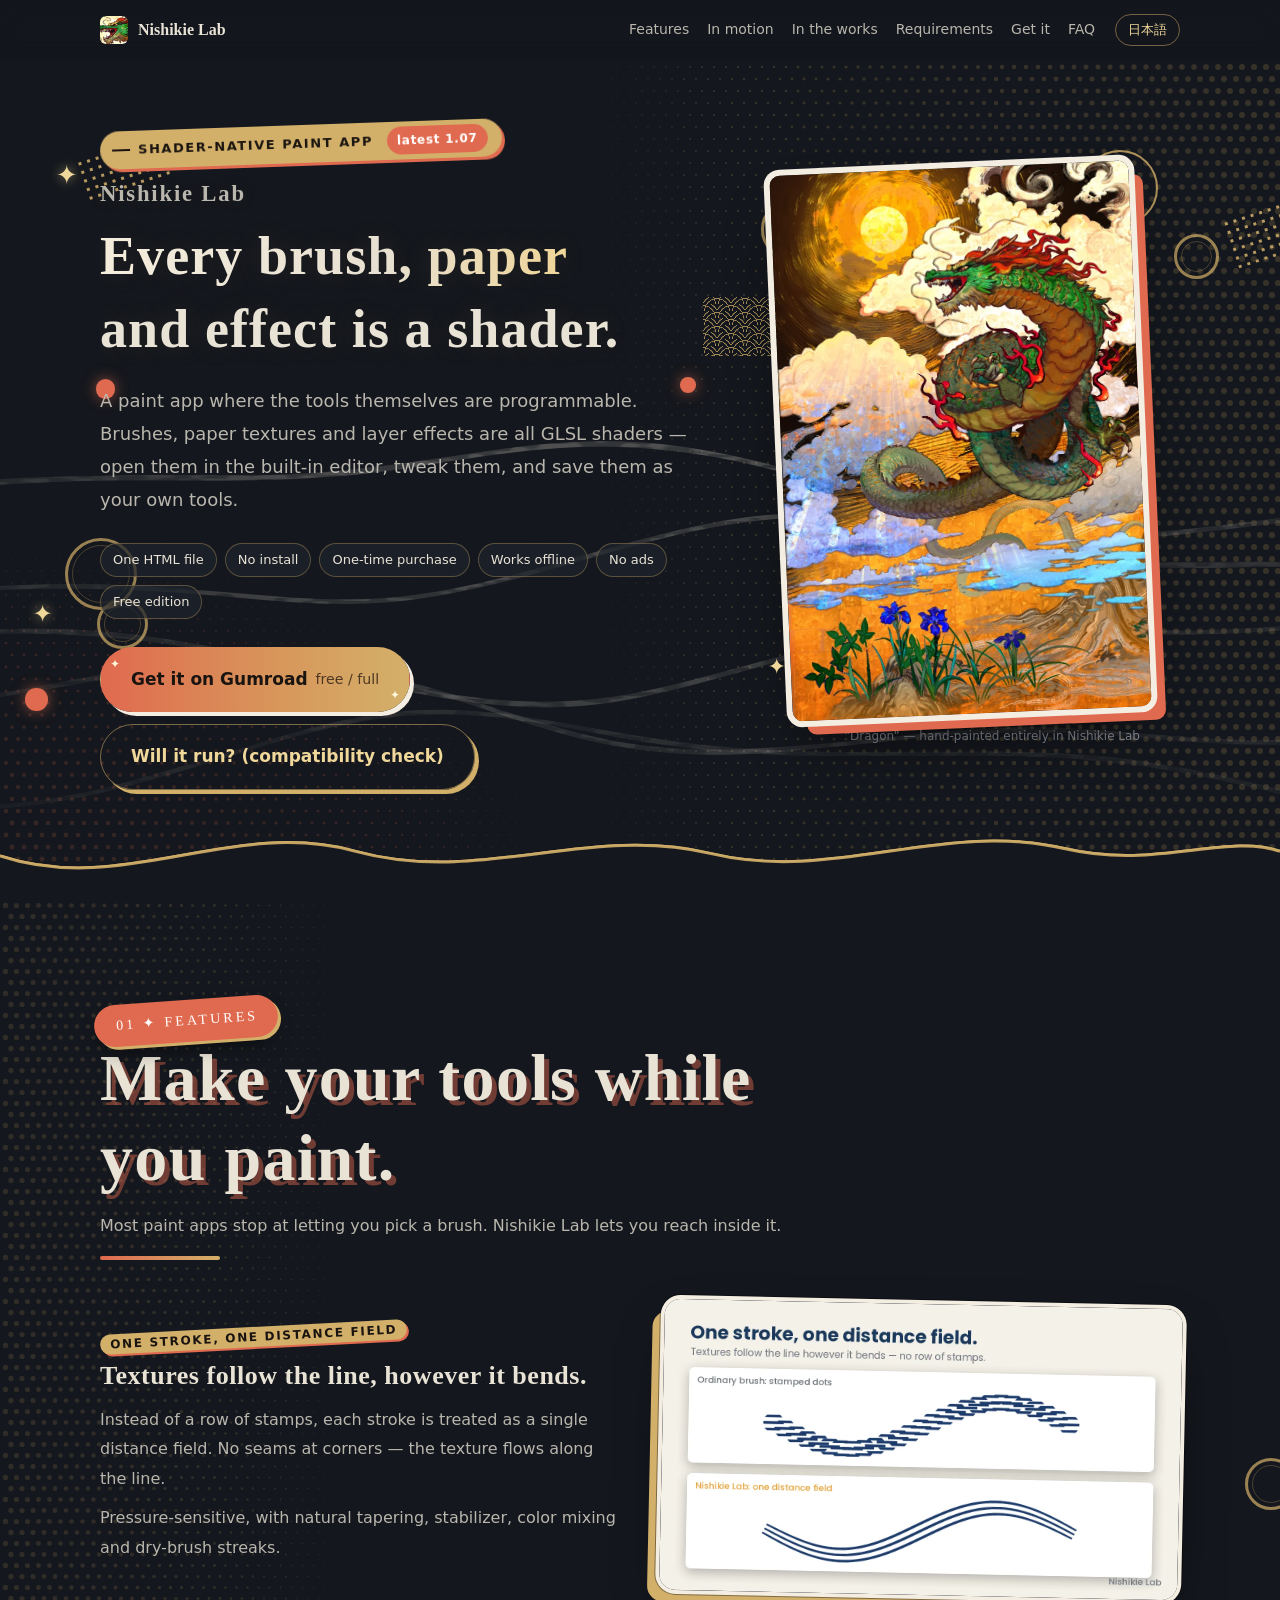
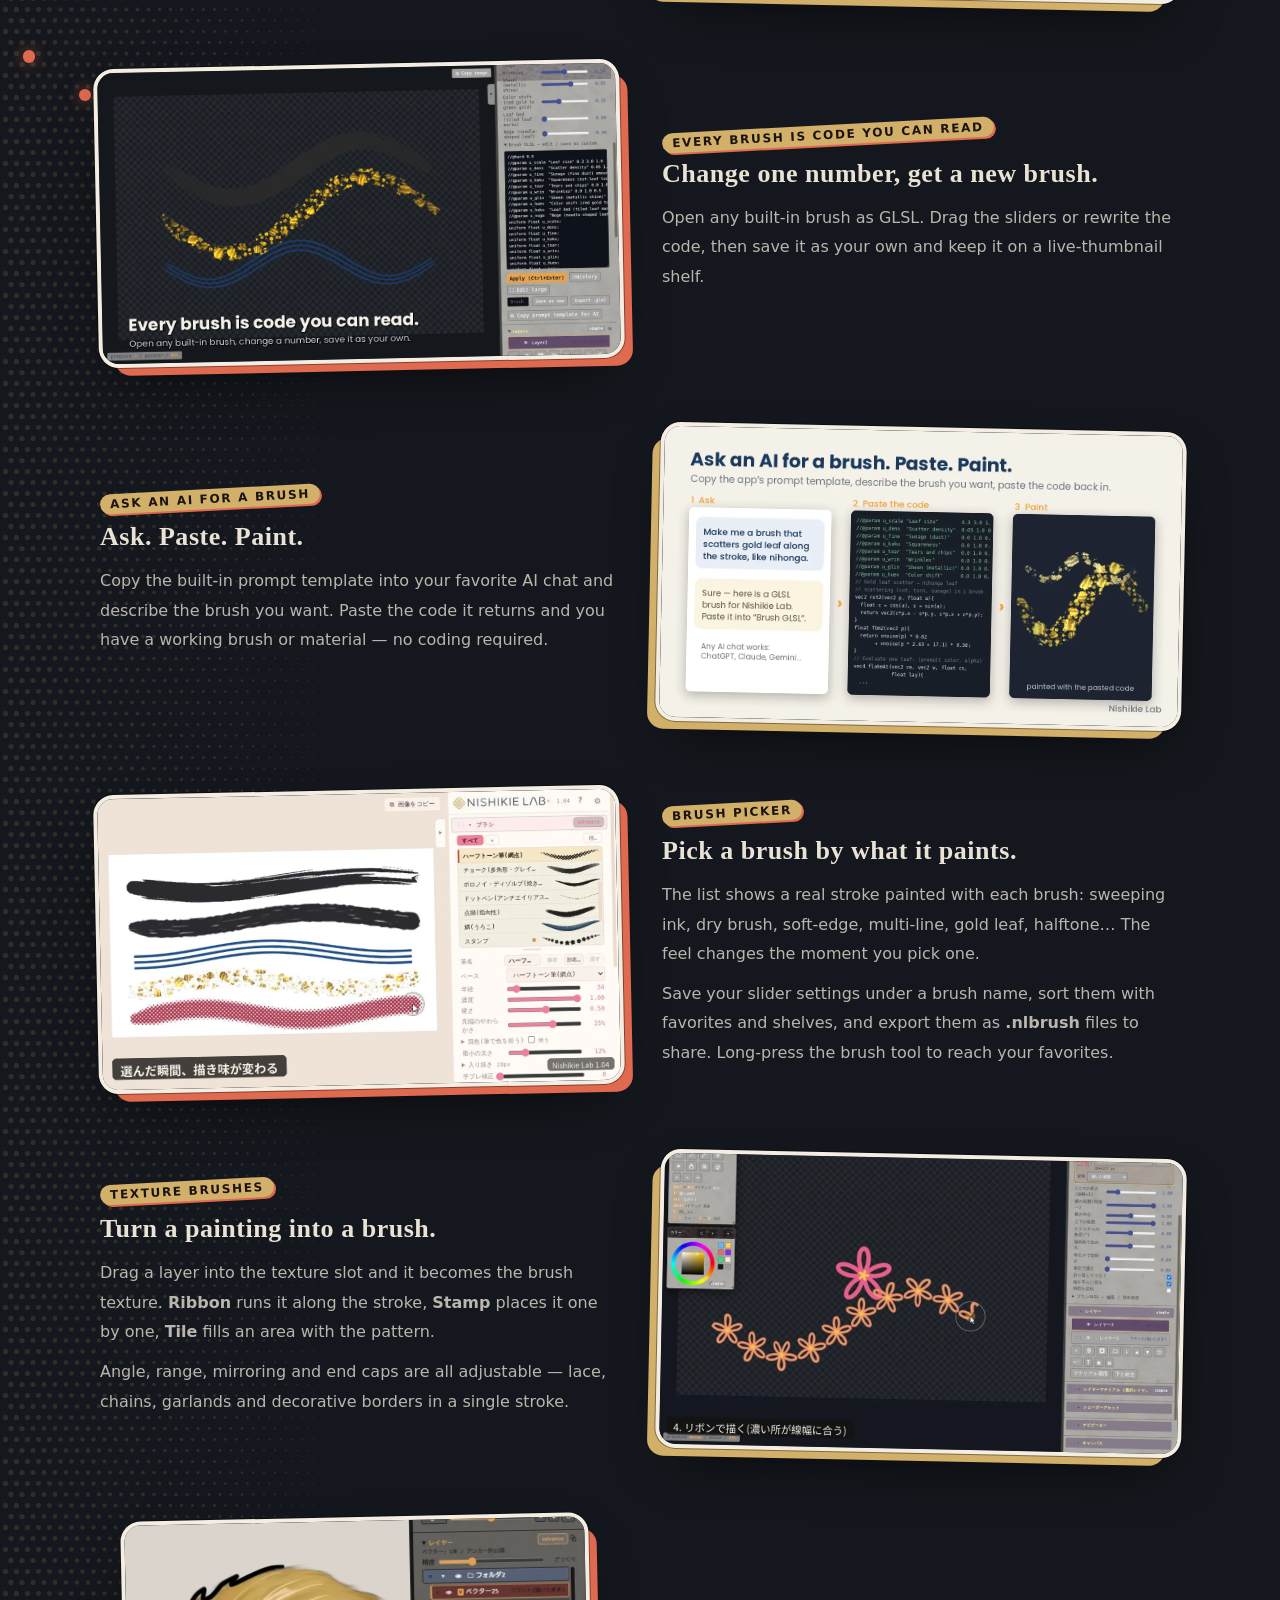
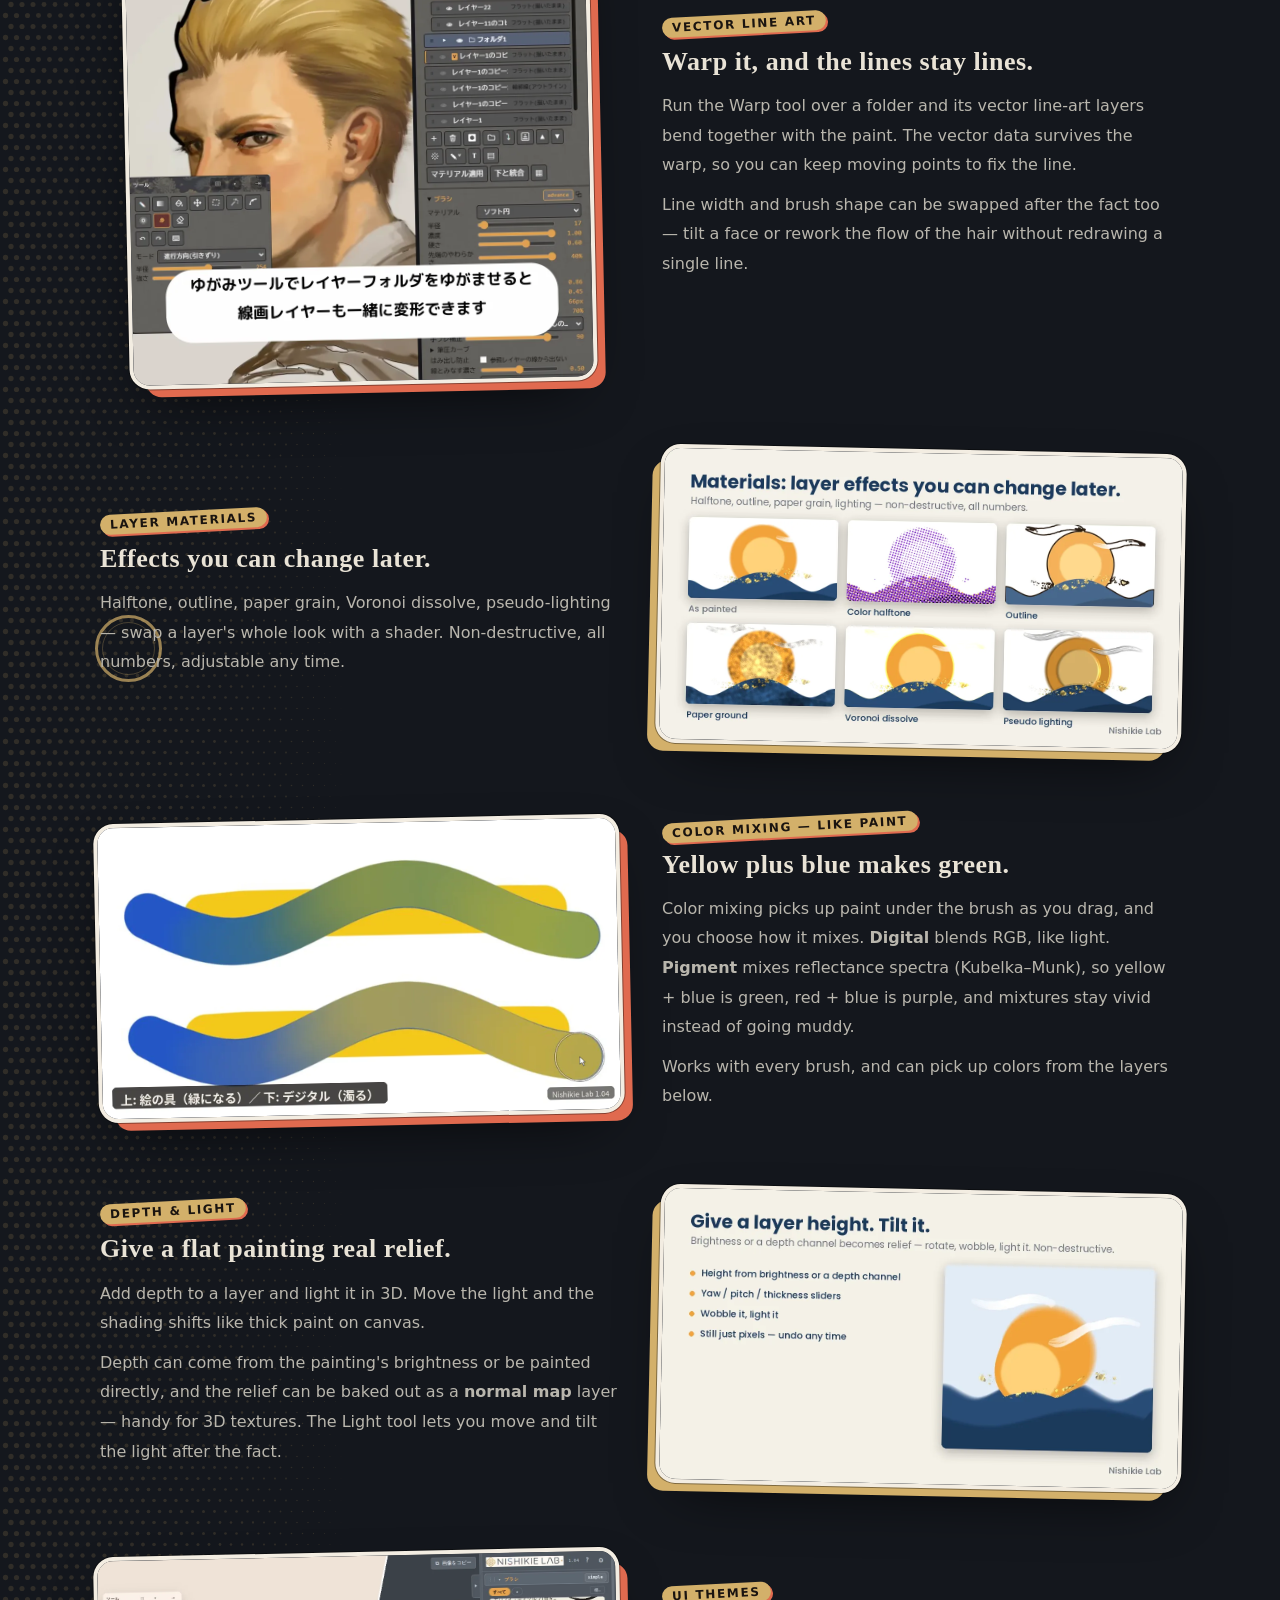
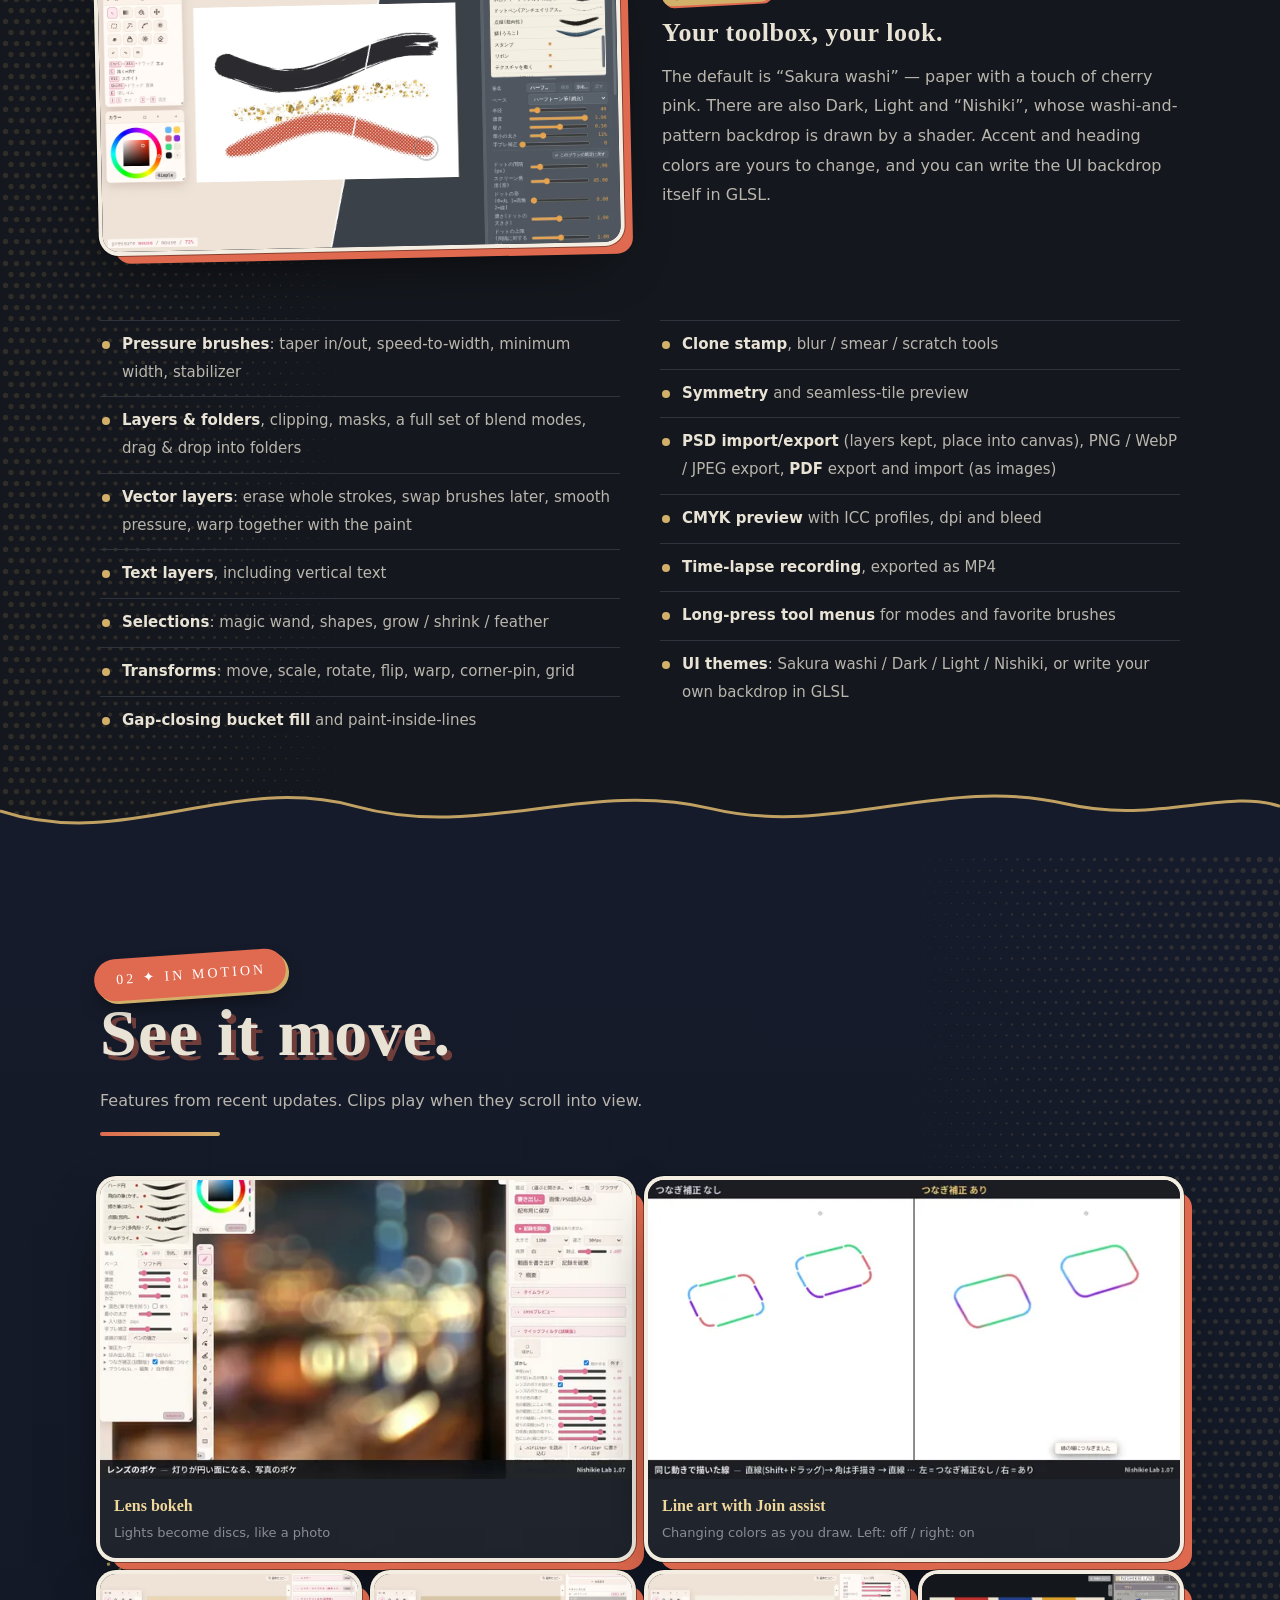
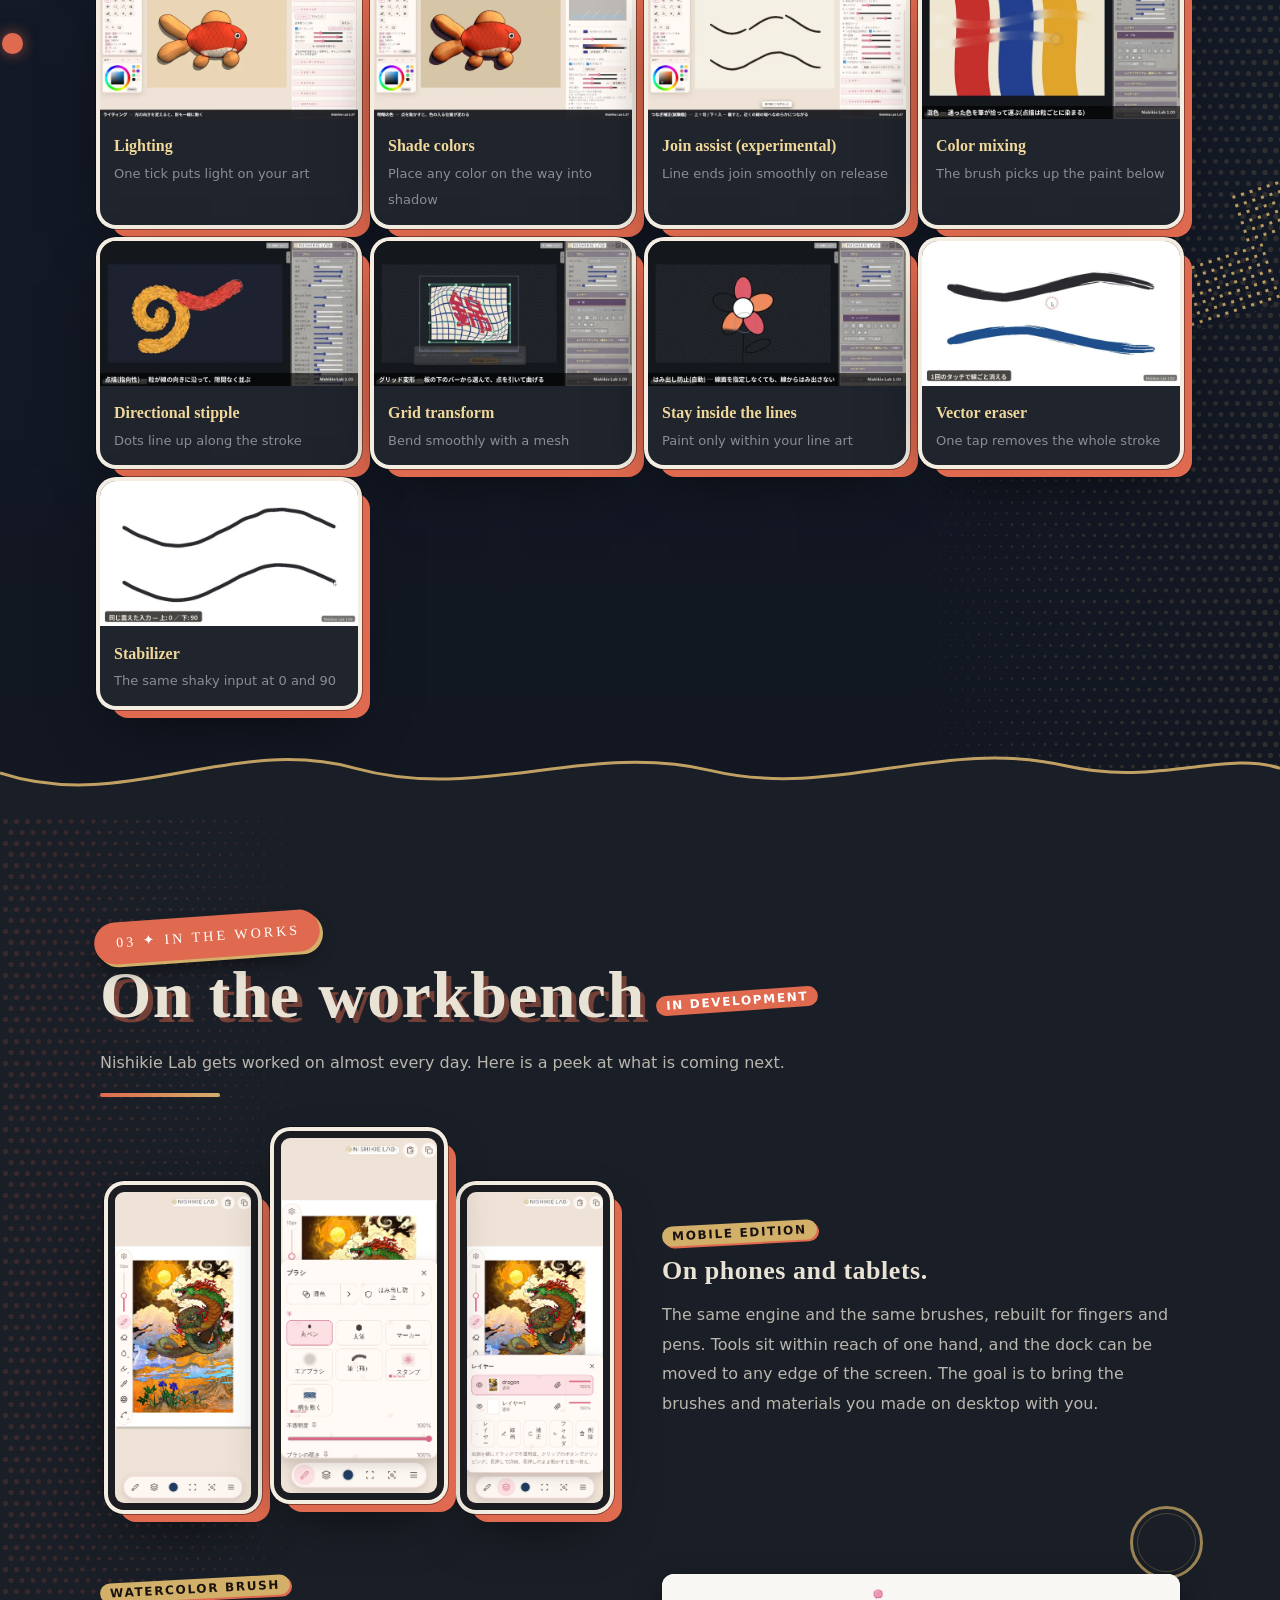
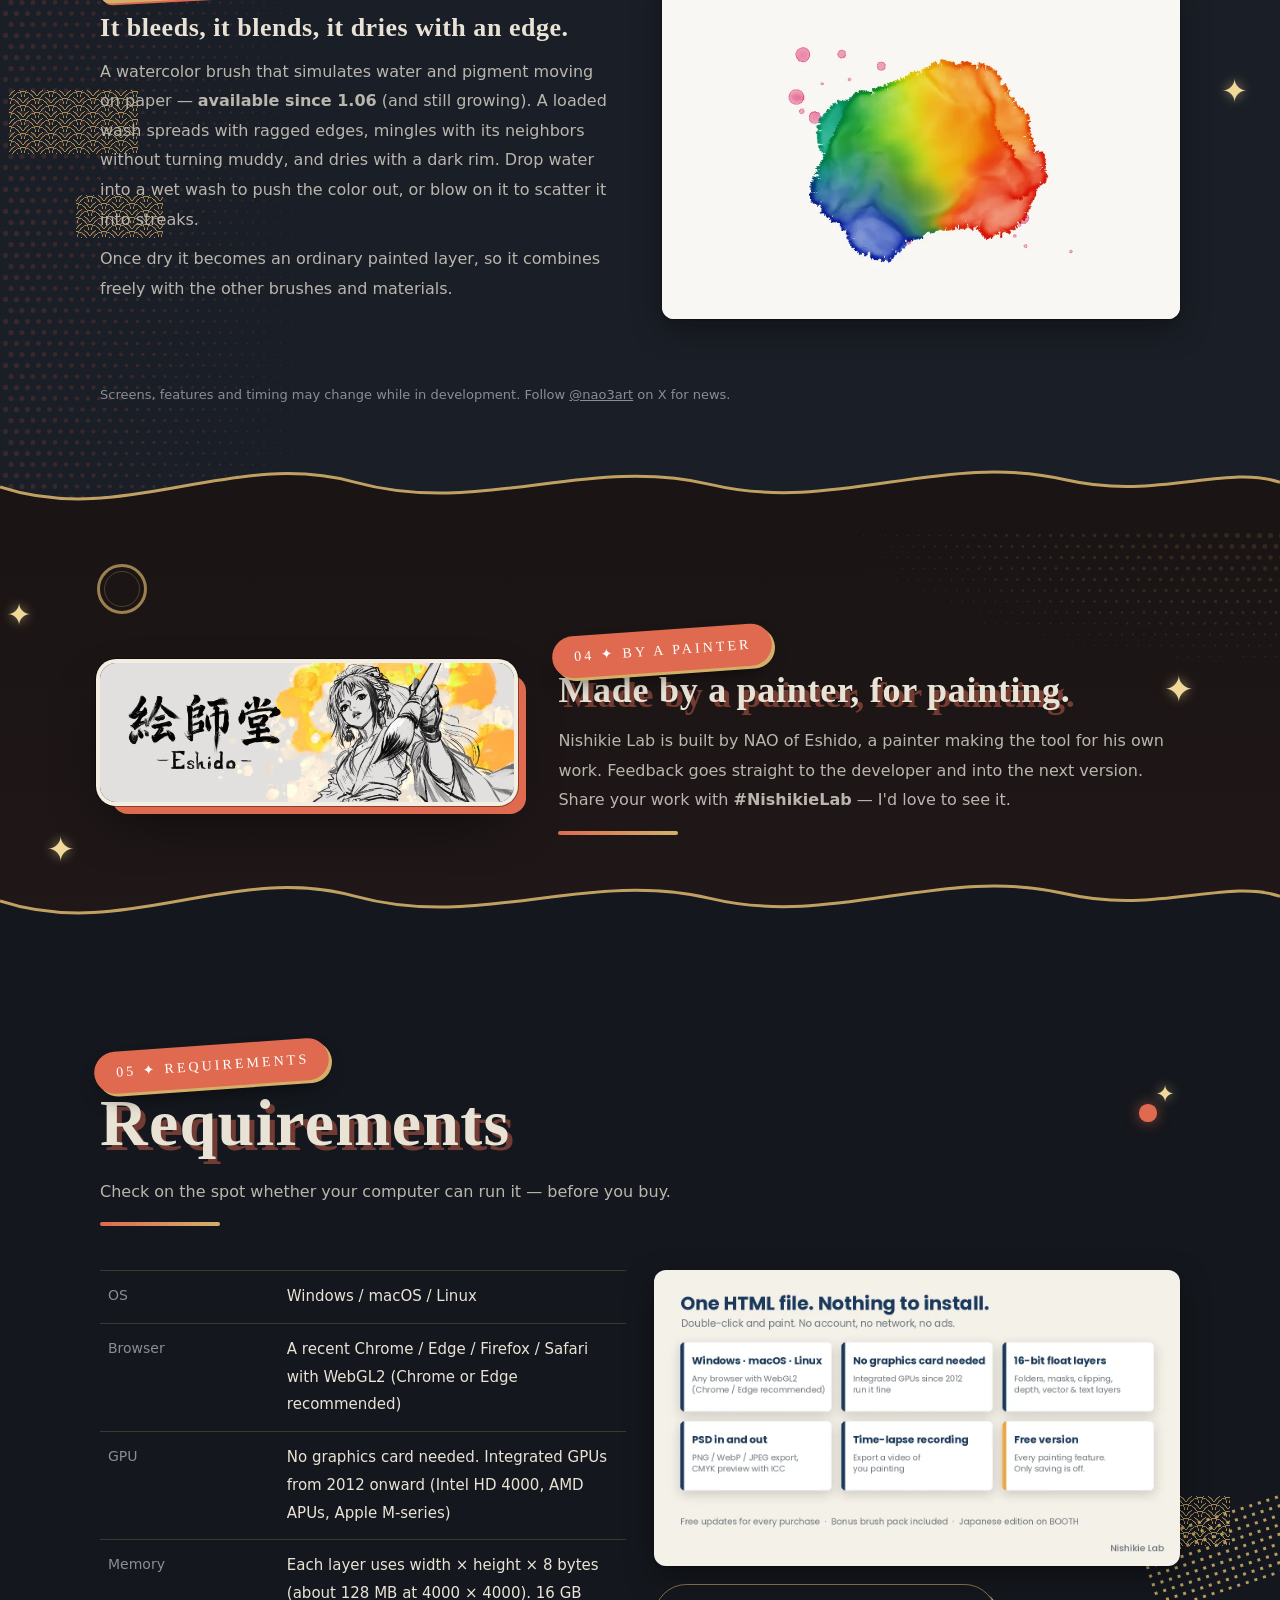
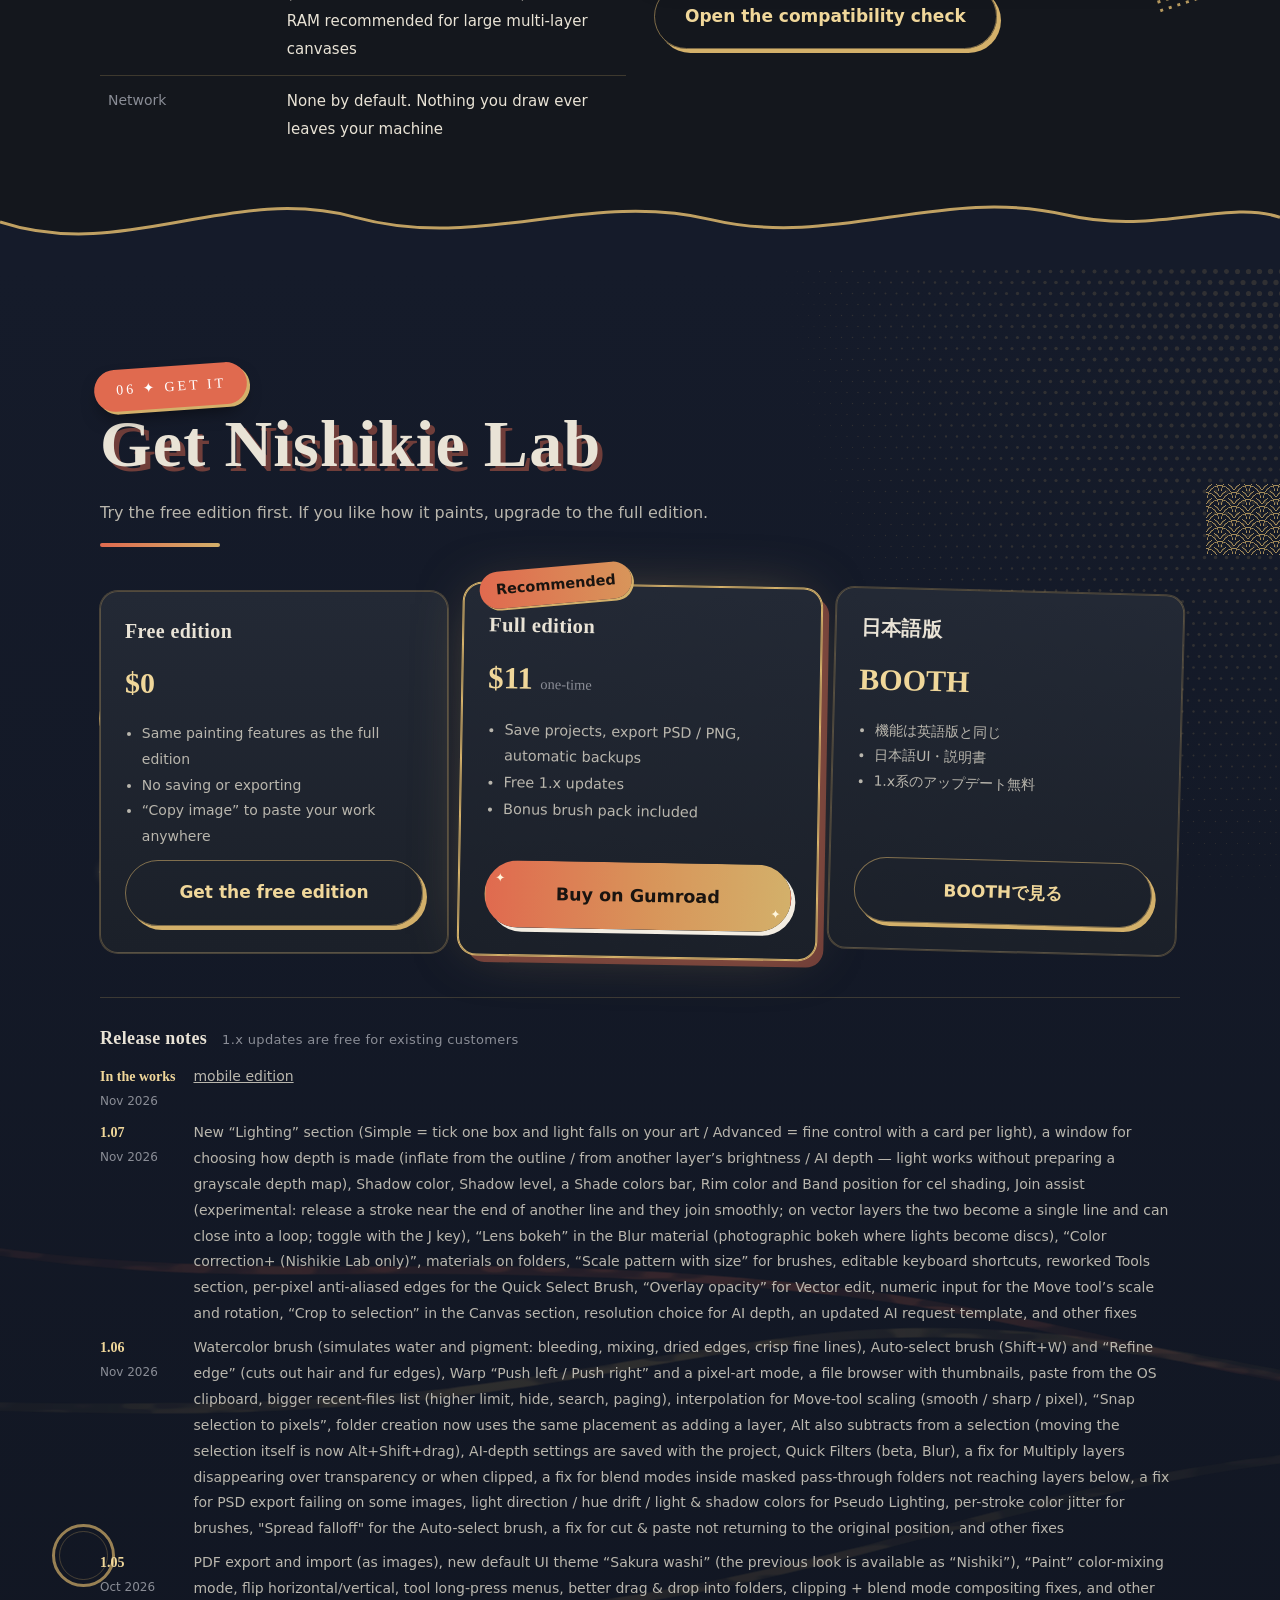
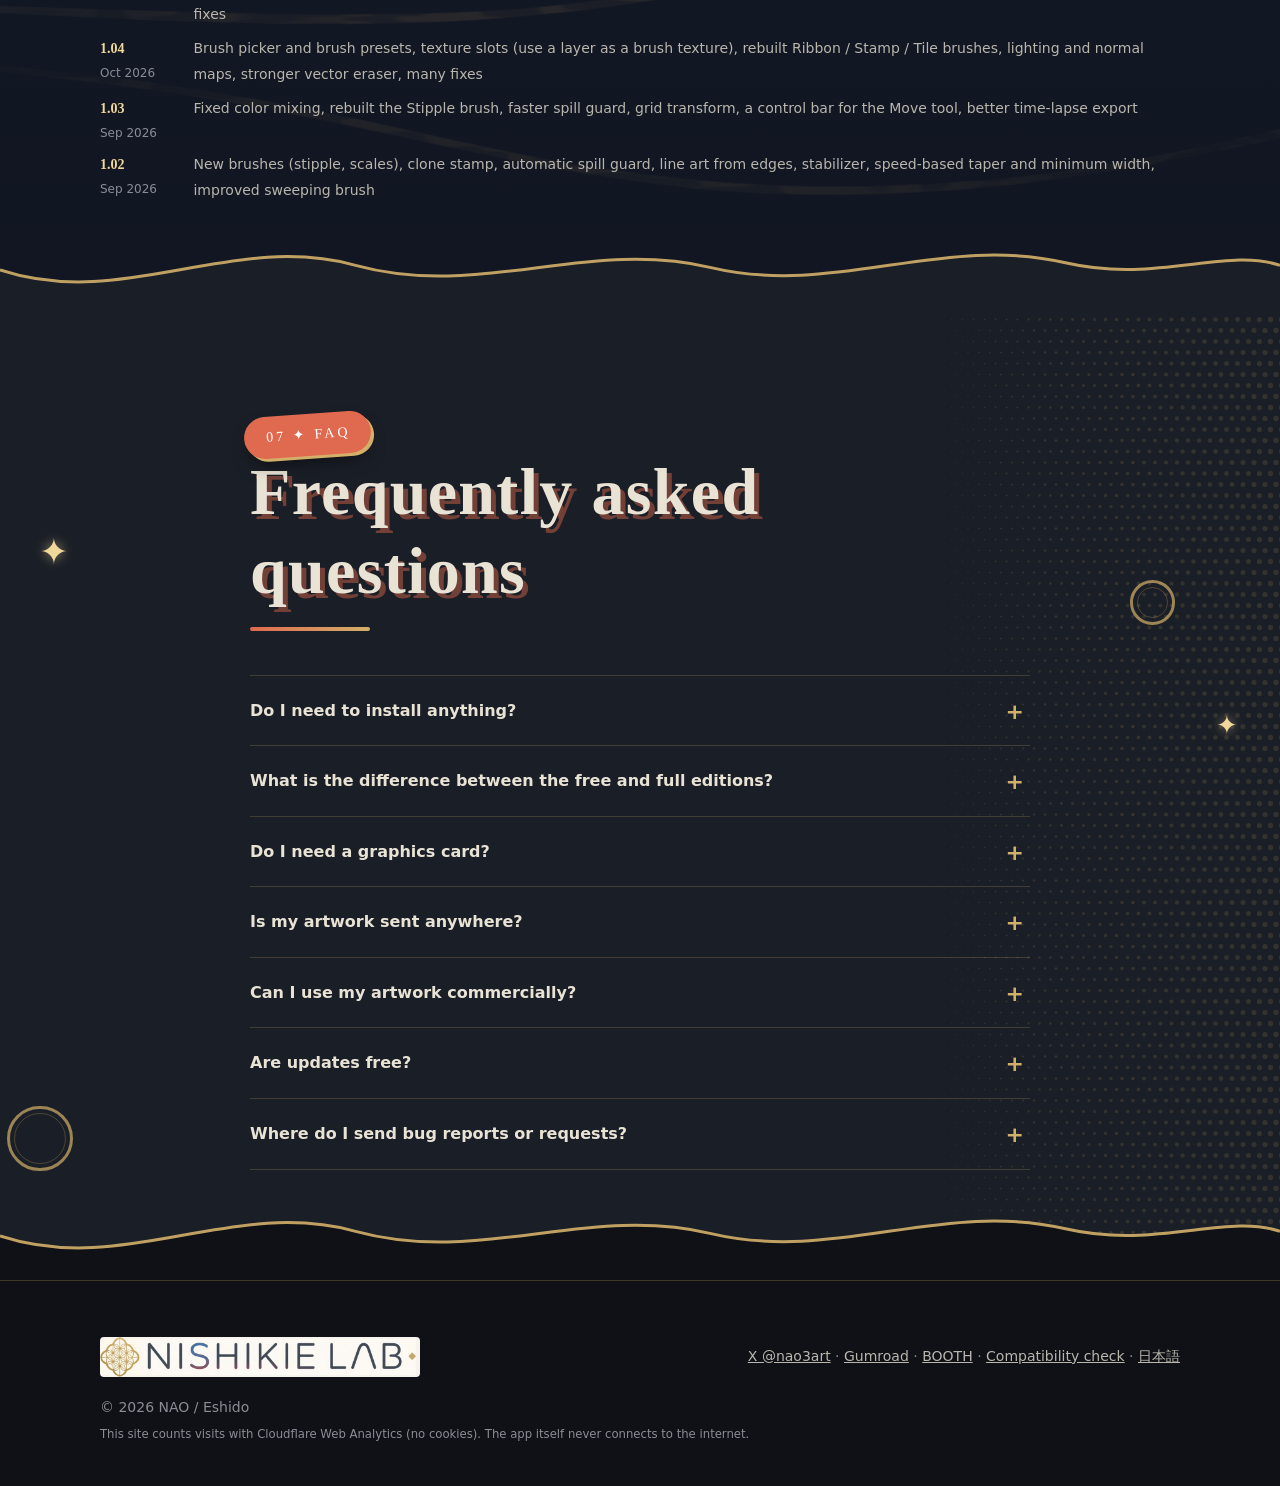
<file: en/index.html>
<!doctype html>
<html lang="en">
<head>
<meta charset="utf-8">
<meta name="google-site-verification" content="X6X1zecDlSBdXZ3JoTsja7PIXzYORScSwY2E9j_m9XI" />
<meta name="viewport" content="width=device-width, initial-scale=1, viewport-fit=cover">
<title>Nishikie Lab — Shader-native paint app that runs in your browser, no install</title>
<meta name="description" content="Nishikie Lab is a paint app where every brush, paper texture and layer effect is a GLSL shader you can edit. A single HTML file that runs in your browser: no install, no account, no network, no ads. Free edition available.">
<link rel="canonical" href="https://naocgart-sudo.github.io/nishikie-lab/en/">
<link rel="alternate" hreflang="ja" href="https://naocgart-sudo.github.io/nishikie-lab/">
<link rel="alternate" hreflang="en" href="https://naocgart-sudo.github.io/nishikie-lab/en/">
<link rel="alternate" hreflang="x-default" href="https://naocgart-sudo.github.io/nishikie-lab/en/">
<meta name="theme-color" content="#14171d">
<link rel="icon" href="../assets/favicon-32.png" sizes="32x32">
<link rel="apple-touch-icon" href="../assets/apple-touch-icon.png">

<meta property="og:type" content="website">
<meta property="og:site_name" content="Nishikie Lab">
<meta property="og:title" content="Nishikie Lab — Every brush, paper and effect is a shader.">
<meta property="og:description" content="A paint app in one HTML file. No install, no network. Write your own brushes. Free edition available.">
<meta property="og:url" content="https://naocgart-sudo.github.io/nishikie-lab/en/">
<meta property="og:image" content="https://naocgart-sudo.github.io/nishikie-lab/assets/og-en.jpg">
<meta property="og:image:width" content="1200"><meta property="og:image:height" content="630">
<meta property="og:locale" content="en_US"><meta property="og:locale:alternate" content="ja_JP">
<meta name="twitter:card" content="summary_large_image">
<meta name="twitter:site" content="@nao3art"><meta name="twitter:creator" content="@nao3art">

<link rel="preconnect" href="https://fonts.googleapis.com">
<link rel="preconnect" href="https://fonts.gstatic.com" crossorigin>
<link href="https://fonts.googleapis.com/css2?family=Fraunces:opsz,wght@9..144,600;9..144,700&family=Inter:wght@400;500;700&display=swap" rel="stylesheet">
<style>:root{--serif:"Fraunces",Georgia,serif;--sans:"Inter",system-ui,sans-serif}body{line-height:1.7}</style>
<link rel="stylesheet" href="../assets/site.css">
<link rel="stylesheet" href="../assets/lux.css?v=1">
<link rel="preload" as="image" href="../assets/dragon.webp">

<script type="application/ld+json">
{
  "@context": "https://schema.org",
  "@graph": [
    {
      "@type": "SoftwareApplication",
      "@id": "https://naocgart-sudo.github.io/nishikie-lab/#app",
      "name": "Nishikie Lab",
      "description": "A paint app where brushes, paper and layer effects are all GLSL shaders you can edit. Runs from a single HTML file in your browser, with no install and no network access.",
      "applicationCategory": "DesignApplication",
      "applicationSubCategory": "Painting software",
      "softwareVersion": "1.07",
      "dateModified": "2026-11-17",
      "operatingSystem": "Windows, macOS, Linux (WebGL2 browser)",
      "inLanguage": ["en", "ja"],
      "image": "https://naocgart-sudo.github.io/nishikie-lab/assets/og-en.jpg",
      "screenshot": "https://naocgart-sudo.github.io/nishikie-lab/assets/f-code.webp",
      "url": "https://naocgart-sudo.github.io/nishikie-lab/en/",
      "author": {"@type": "Organization", "name": "Eshido", "sameAs": ["https://x.com/nao3art", "https://naocraft5.gumroad.com/", "https://eshido.booth.pm/"]},
      "offers": [
        {"@type": "Offer", "name": "Full edition (Gumroad)", "price": "11", "priceCurrency": "USD", "url": "https://naocraft5.gumroad.com/", "availability": "https://schema.org/InStock"},
        {"@type": "Offer", "name": "Free edition (no saving)", "price": "0", "priceCurrency": "USD", "url": "https://naocraft5.gumroad.com/", "availability": "https://schema.org/InStock"}
      ]
    },
    {
      "@type": "FAQPage",
      "mainEntity": [
        {"@type": "Question", "name": "Do I need to install anything?", "acceptedAnswer": {"@type": "Answer", "text": "No. Double-click the included HTML file and it opens in your browser, ready to paint."}},
        {"@type": "Question", "name": "What is the difference between the free and full editions?", "acceptedAnswer": {"@type": "Answer", "text": "Painting features are identical. The free edition cannot save projects, export PNG/PSD or keep automatic backups. You can still copy the image to the clipboard and paste it anywhere."}},
        {"@type": "Question", "name": "Do I need a graphics card?", "acceptedAnswer": {"@type": "Answer", "text": "No. Integrated GPUs from 2012 onward (Intel HD 4000, AMD APUs, Apple M-series) work fine. A browser with WebGL2 is required."}},
        {"@type": "Question", "name": "Is my artwork sent anywhere?", "acceptedAnswer": {"@type": "Answer", "text": "No. By default the app never connects to the internet, and there are no ads or telemetry."}},
        {"@type": "Question", "name": "Can I use my artwork commercially?", "acceptedAnswer": {"@type": "Answer", "text": "Yes. Artwork you create is entirely yours. Redistributing the app itself is not permitted."}},
        {"@type": "Question", "name": "Are updates free?", "acceptedAnswer": {"@type": "Answer", "text": "Yes. 1.x updates are free for existing customers: just download the latest file again."}}
      ]
    }
  ]
}
</script>
</head>
<body>
<a class="skip" href="#main">Skip to content</a>

<header class="nav">
  <div class="wrap">
    <a class="brand" href="./"><img src="../assets/icon-192.png" alt="" width="28" height="28">Nishikie Lab</a>
    <ul>
      <li><a href="#features">Features</a></li>
      <li><a href="#motion">In motion</a></li>
      <li><a href="#mobile">In the works</a></li>
      <li><a href="#spec">Requirements</a></li>
      <li><a href="#get">Get it</a></li>
      <li><a href="#faq">FAQ</a></li>
    </ul>
    <a class="lang" href="../" hreflang="ja" lang="ja">日本語</a>
  </div>
</header>

<main id="main">
<section class="hero" aria-label="About Nishikie Lab">
  <canvas id="heroGL" aria-hidden="true"></canvas>
  <div class="wrap">
    <div>
      <span class="kicker">SHADER-NATIVE PAINT APP <em class="ver">latest 1.07</em></span>
      <h1>
        <span class="name">Nishikie Lab</span>
        <span class="line"><span>Every brush, paper</span></span>
        <span class="line"><span>and effect is a shader.</span></span>
      </h1>
      <p class="lead">A paint app where the tools themselves are programmable. Brushes, paper textures and layer effects are all GLSL shaders — open them in the built-in editor, tweak them, and save them as your own tools.</p>
      <ul class="chips">
        <li>One HTML file</li><li>No install</li><li>One-time purchase</li><li>Works offline</li><li>No ads</li><li>Free edition</li>
      </ul>
      <div class="cta">
        <a class="btn primary" href="https://naocraft5.gumroad.com/" rel="noopener">Get it on Gumroad <small>free / full</small></a>
        <a class="btn ghost" href="check/">Will it run? (compatibility check)</a>
      </div>
    </div>
    <figure class="art">
      <picture>
        <source type="image/webp" srcset="../assets/dragon-480.webp 480w, ../assets/dragon.webp 800w" sizes="(max-width:860px) 300px, 400px">
        <img src="../assets/dragon.jpg" width="800" height="1217" alt="Sample artwork painted in Nishikie Lab: a green dragon rising between the moon and clouds above blue irises, in a Japanese style" fetchpriority="high">
      </picture>
      <figcaption>“Dragon” — hand-painted entirely in Nishikie Lab</figcaption>
    </figure>
  </div>
</section>

<section id="features">
  <div class="wrap">
    <div class="sec-head rv">
      <div class="num">01 — FEATURES</div>
      <h2>Make your tools while you paint.</h2>
      <p>Most paint apps stop at letting you pick a brush. Nishikie Lab lets you reach inside it.</p>
    </div>

    <article class="feature rv">
      <div class="media"><img src="../assets/f-distance.webp" width="1280" height="720" loading="lazy" alt="Comparison of an ordinary stamped brush and Nishikie Lab's single distance-field stroke"></div>
      <div>
        <h3><span class="tag">ONE STROKE, ONE DISTANCE FIELD</span>Textures follow the line, however it bends.</h3>
        <p>Instead of a row of stamps, each stroke is treated as a single distance field. No seams at corners — the texture flows along the line.</p>
        <p>Pressure-sensitive, with natural tapering, stabilizer, color mixing and dry-brush streaks.</p>
      </div>
    </article>

    <article class="feature rv">
      <div class="media"><img src="../assets/f-code.webp" width="1280" height="720" loading="lazy" alt="The GLSL code of a gold-leaf brush open in the in-app editor"></div>
      <div>
        <h3><span class="tag">EVERY BRUSH IS CODE YOU CAN READ</span>Change one number, get a new brush.</h3>
        <p>Open any built-in brush as GLSL. Drag the sliders or rewrite the code, then save it as your own and keep it on a live-thumbnail shelf.</p>
      </div>
    </article>

    <article class="feature rv">
      <div class="media"><img src="../assets/f-ai.webp" width="1280" height="720" loading="lazy" alt="Three steps: ask an AI chat for a brush, paste the code, paint"></div>
      <div>
        <h3><span class="tag">ASK AN AI FOR A BRUSH</span>Ask. Paste. Paint.</h3>
        <p>Copy the built-in prompt template into your favorite AI chat and describe the brush you want. Paste the code it returns and you have a working brush or material — no coding required.</p>
      </div>
    </article>

    <article class="feature rv">
      <div class="media"><video data-auto muted loop playsinline preload="none" poster="../assets/f-picker.webp" width="1280" height="720" aria-label="Picking brushes from the brush picker, each one changing the stroke"><source src="../assets/f-picker.mp4" type="video/mp4"></video></div>
      <div>
        <h3><span class="tag">BRUSH PICKER</span>Pick a brush by what it paints.</h3>
        <p>The list shows a real stroke painted with each brush: sweeping ink, dry brush, soft-edge, multi-line, gold leaf, halftone… The feel changes the moment you pick one.</p>
        <p>Save your slider settings under a brush name, sort them with favorites and shelves, and export them as <b>.nlbrush</b> files to share. Long-press the brush tool to reach your favorites.</p>
      </div>
    </article>

    <article class="feature rv">
      <div class="media"><video data-auto muted loop playsinline preload="none" poster="../assets/f-ribbon.webp" width="1280" height="720" aria-label="Dragging a painted flower layer into the texture slot and painting a chain of flowers with the Ribbon brush"><source src="../assets/f-ribbon.mp4" type="video/mp4"></video></div>
      <div>
        <h3><span class="tag">TEXTURE BRUSHES</span>Turn a painting into a brush.</h3>
        <p>Drag a layer into the texture slot and it becomes the brush texture. <b>Ribbon</b> runs it along the stroke, <b>Stamp</b> places it one by one, <b>Tile</b> fills an area with the pattern.</p>
        <p>Angle, range, mirroring and end caps are all adjustable — lace, chains, garlands and decorative borders in a single stroke.</p>
      </div>
    </article>

    <article class="feature rv">
      <div class="media sq"><video data-auto muted loop playsinline preload="none" poster="../assets/f-vecwarp.webp" width="960" height="960" aria-label="Warping a folder with vector line art using the Warp tool, then changing the line width and brush shape"><source src="../assets/f-vecwarp.mp4" type="video/mp4"></video></div>
      <div>
        <h3><span class="tag">VECTOR LINE ART</span>Warp it, and the lines stay lines.</h3>
        <p>Run the Warp tool over a folder and its vector line-art layers bend together with the paint. The vector data survives the warp, so you can keep moving points to fix the line.</p>
        <p>Line width and brush shape can be swapped after the fact too — tilt a face or rework the flow of the hair without redrawing a single line.</p>
      </div>
    </article>

    <article class="feature rv">
      <div class="media"><img src="../assets/f-materials.webp" width="1280" height="720" loading="lazy" alt="The same painting with halftone, outline, paper ground, Voronoi and pseudo-lighting materials"></div>
      <div>
        <h3><span class="tag">LAYER MATERIALS</span>Effects you can change later.</h3>
        <p>Halftone, outline, paper grain, Voronoi dissolve, pseudo-lighting — swap a layer's whole look with a shader. Non-destructive, all numbers, adjustable any time.</p>
      </div>
    </article>

    <article class="feature rv">
      <div class="media"><video data-auto muted loop playsinline preload="none" poster="../assets/f-pigment.webp" width="1280" height="720" aria-label="Blue mixed over yellow turns green in pigment mode and grey in digital mode"><source src="../assets/f-pigment.mp4" type="video/mp4"></video></div>
      <div>
        <h3><span class="tag">COLOR MIXING — LIKE PAINT</span>Yellow plus blue makes green.</h3>
        <p>Color mixing picks up paint under the brush as you drag, and you choose how it mixes. <b>Digital</b> blends RGB, like light. <b>Pigment</b> mixes reflectance spectra (Kubelka–Munk), so yellow + blue is green, red + blue is purple, and mixtures stay vivid instead of going muddy.</p>
        <p>Works with every brush, and can pick up colors from the layers below.</p>
      </div>
    </article>

    <article class="feature rv">
      <div class="media"><video data-auto muted loop playsinline preload="none" poster="../assets/f-depth.webp" width="1280" height="720" aria-label="Depth-based lighting moving across a painting"><source src="../assets/f-depth.mp4" type="video/mp4"></video></div>
      <div>
        <h3><span class="tag">DEPTH &amp; LIGHT</span>Give a flat painting real relief.</h3>
        <p>Add depth to a layer and light it in 3D. Move the light and the shading shifts like thick paint on canvas.</p>
        <p>Depth can come from the painting's brightness or be painted directly, and the relief can be baked out as a <b>normal map</b> layer — handy for 3D textures. The Light tool lets you move and tilt the light after the fact.</p>
      </div>
    </article>

    <article class="feature rv">
      <div class="media"><img src="../assets/f-theme.webp" width="1280" height="720" loading="lazy" alt="The same screen in the Sakura washi theme and the dark theme"></div>
      <div>
        <h3><span class="tag">UI THEMES</span>Your toolbox, your look.</h3>
        <p>The default is “Sakura washi” — paper with a touch of cherry pink. There are also Dark, Light and “Nishiki”, whose washi-and-pattern backdrop is drawn by a shader. Accent and heading colors are yours to change, and you can write the UI backdrop itself in GLSL.</p>
      </div>
    </article>

    <ul class="list rv">
      <li><b>Pressure brushes</b>: taper in/out, speed-to-width, minimum width, stabilizer</li>
      <li><b>Layers &amp; folders</b>, clipping, masks, a full set of blend modes, drag &amp; drop into folders</li>
      <li><b>Vector layers</b>: erase whole strokes, swap brushes later, smooth pressure, warp together with the paint</li>
      <li><b>Text layers</b>, including vertical text</li>
      <li><b>Selections</b>: magic wand, shapes, grow / shrink / feather</li>
      <li><b>Transforms</b>: move, scale, rotate, flip, warp, corner-pin, grid</li>
      <li><b>Gap-closing bucket fill</b> and paint-inside-lines</li>
      <li><b>Clone stamp</b>, blur / smear / scratch tools</li>
      <li><b>Symmetry</b> and seamless-tile preview</li>
      <li><b>PSD import/export</b> (layers kept, place into canvas), PNG / WebP / JPEG export, <b>PDF</b> export and import (as images)</li>
      <li><b>CMYK preview</b> with ICC profiles, dpi and bleed</li>
      <li><b>Time-lapse recording</b>, exported as MP4</li>
      <li><b>Long-press tool menus</b> for modes and favorite brushes</li>
      <li><b>UI themes</b>: Sakura washi / Dark / Light / Nishiki, or write your own backdrop in GLSL</li>
    </ul>
  </div>
</section>

<section id="motion" class="alt">
  <div class="wrap">
    <div class="sec-head rv">
      <div class="num">02 — IN MOTION</div>
      <h2>See it move.</h2>
      <p>Features from recent updates. Clips play when they scroll into view.</p>
    </div>
    <div class="grid4" id="gallery">
      <figure class="clip rv"><video data-auto muted loop playsinline preload="none" poster="../assets/v-mix.webp" aria-label="Color mixing"><source src="../assets/v-mix.mp4" type="video/mp4"></video><figcaption><b>Color mixing</b><span>The brush picks up the paint below</span></figcaption></figure>
      <figure class="clip rv"><video data-auto muted loop playsinline preload="none" poster="../assets/v-stipple.webp" aria-label="Directional stipple brush"><source src="../assets/v-stipple.mp4" type="video/mp4"></video><figcaption><b>Directional stipple</b><span>Dots line up along the stroke</span></figcaption></figure>
      <figure class="clip rv"><video data-auto muted loop playsinline preload="none" poster="../assets/v-grid.webp" aria-label="Grid transform"><source src="../assets/v-grid.mp4" type="video/mp4"></video><figcaption><b>Grid transform</b><span>Bend smoothly with a mesh</span></figcaption></figure>
      <figure class="clip rv"><video data-auto muted loop playsinline preload="none" poster="../assets/v-spill.webp" aria-label="Paint inside the lines"><source src="../assets/v-spill.mp4" type="video/mp4"></video><figcaption><b>Stay inside the lines</b><span>Paint only within your line art</span></figcaption></figure>
    </div>
  </div>
</section>

<section id="mobile">
  <div class="wrap">
    <div class="sec-head rv">
      <div class="num">03 — IN THE WORKS</div>
      <h2>On the workbench<span class="soon">IN DEVELOPMENT</span></h2>
      <p>Nishikie Lab gets worked on almost every day. Here is a peek at what is coming next.</p>
    </div>
    <div class="wip">
      <div class="phones rv" aria-label="Work-in-progress screenshots of the mobile edition">
        <figure class="phone"><img src="../assets/m-1.webp" width="720" height="1558" loading="lazy" alt="Mobile edition work in progress: canvas with the tool strip and the dock"></figure>
        <figure class="phone"><img src="../assets/m-2.webp" width="720" height="1558" loading="lazy" alt="Mobile edition work in progress: brush sheet"></figure>
        <figure class="phone"><img src="../assets/m-3.webp" width="720" height="1558" loading="lazy" alt="Mobile edition work in progress: layer list"></figure>
      </div>
      <div class="rv">
        <h3><span class="tag">MOBILE EDITION</span>On phones and tablets.</h3>
        <p>The same engine and the same brushes, rebuilt for fingers and pens. Tools sit within reach of one hand, and the dock can be moved to any edge of the screen. The goal is to bring the brushes and materials you made on desktop with you.</p>
      </div>
    </div>
    <div class="wip">
      <figure class="wcmedia rv"><video data-auto muted loop playsinline preload="none" poster="../assets/w-watercolor.webp" width="960" height="640" aria-label="Watercolor brush: colors bleed and spread across the paper, a drop of water and a breath of air push the paint outward, and dark edges remain as it dries"><source src="../assets/w-watercolor.mp4" type="video/mp4"></video></figure>
      <div class="rv">
        <h3><span class="tag">WATERCOLOR BRUSH</span>It bleeds, it blends, it dries with an edge.</h3>
        <p>A watercolor brush that simulates water and pigment moving on paper — <b>available since 1.06</b> (and still growing). A loaded wash spreads with ragged edges, mingles with its neighbors without turning muddy, and dries with a dark rim. Drop water into a wet wash to push the color out, or blow on it to scatter it into streaks.</p>
        <p>Once dry it becomes an ordinary painted layer, so it combines freely with the other brushes and materials.</p>
      </div>
    </div>
    <p class="note rv">Screens, features and timing may change while in development. Follow <a href="https://x.com/nao3art" rel="noopener">@nao3art</a> on X for news.</p>
  </div>
</section>

<section id="works" class="alt">
  <div class="wrap works">
    <img class="rv" src="../assets/eshido.webp" width="1500" height="500" loading="lazy" alt="Eshido logo with an ink drawing of a woman holding a large brush">
    <div class="rv">
      <div class="sec-head" style="margin:0">
        <div class="num">04 — BY A PAINTER</div>
        <h2>Made by a painter, for painting.</h2>
        <p>Nishikie Lab is built by NAO of Eshido, a painter making the tool for his own work. Feedback goes straight to the developer and into the next version. Share your work with <b>#NishikieLab</b> — I'd love to see it.</p>
      </div>
    </div>
  </div>
</section>

<section id="spec">
  <div class="wrap">
    <div class="sec-head rv">
      <div class="num">05 — REQUIREMENTS</div>
      <h2>Requirements</h2>
      <p>Check on the spot whether your computer can run it — before you buy.</p>
    </div>
    <div class="spec">
      <table class="rv">
        <tr><th>OS</th><td>Windows / macOS / Linux</td></tr>
        <tr><th>Browser</th><td>A recent Chrome / Edge / Firefox / Safari with WebGL2 (Chrome or Edge recommended)</td></tr>
        <tr><th>GPU</th><td>No graphics card needed. Integrated GPUs from 2012 onward (Intel HD 4000, AMD APUs, Apple M-series)</td></tr>
        <tr><th>Memory</th><td>Each layer uses width × height × 8 bytes (about 128 MB at 4000 × 4000). 16 GB RAM recommended for large multi-layer canvases</td></tr>
        <tr><th>Network</th><td>None by default. Nothing you draw ever leaves your machine</td></tr>
      </table>
      <div class="rv">
        <img src="../assets/f-specs.webp" width="1280" height="720" loading="lazy" alt="Spec summary: Windows, macOS and Linux, no graphics card needed, 16-bit float layers" style="border-radius:12px;box-shadow:var(--shadow)">
        <p style="margin:18px 0 0"><a class="btn ghost" href="check/">Open the compatibility check</a></p>
      </div>
    </div>
  </div>
</section>

<section id="get" class="alt">
  <div class="wrap">
    <div class="sec-head rv">
      <div class="num">06 — GET IT</div>
      <h2>Get Nishikie Lab</h2>
      <p>Try the free edition first. If you like how it paints, upgrade to the full edition.</p>
    </div>
    <div class="plans">
      <div class="plan rv">
        <h3>Free edition</h3>
        <div class="price">$0</div>
        <ul><li>Same painting features as the full edition</li><li>No saving or exporting</li><li>“Copy image” to paste your work anywhere</li></ul>
        <a class="btn ghost" href="https://naocraft5.gumroad.com/" rel="noopener">Get the free edition</a>
      </div>
      <div class="plan main rv" data-badge="Recommended">
        <h3>Full edition</h3>
        <div class="price">$11 <small>one-time</small></div>
        <ul><li>Save projects, export PSD / PNG, automatic backups</li><li>Free 1.x updates</li><li>Bonus brush pack included</li></ul>
        <a class="btn primary" href="https://naocraft5.gumroad.com/" rel="noopener">Buy on Gumroad</a>
      </div>
      <div class="plan rv" lang="ja">
        <h3>日本語版</h3>
        <div class="price">BOOTH</div>
        <ul><li>機能は英語版と同じ</li><li>日本語UI・説明書</li><li>1.x系のアップデート無料</li></ul>
        <a class="btn ghost" href="https://eshido.booth.pm/" rel="noopener">BOOTHで見る</a>
      </div>
    </div>
    <div class="updates rv">
      <h3>Release notes <small>1.x updates are free for existing customers</small></h3>
      <dl>
        <dt>In the works <span>Nov 2026</span></dt><dd><a href="#mobile">mobile edition</a></dd>
        <dt>1.07 <span>Nov 2026</span></dt><dd>New “Lighting” section (Simple = tick one box and light falls on your art / Advanced = fine control with a card per light), a window for choosing how depth is made (inflate from the outline / from another layer’s brightness / AI depth — light works without preparing a grayscale depth map), Shadow color, Shadow level, a Shade colors bar, Rim color and Band position for cel shading, Join assist (experimental: release a stroke near the end of another line and they join smoothly; on vector layers the two become a single line and can close into a loop; toggle with the J key), “Lens bokeh” in the Blur material (photographic bokeh where lights become discs), “Color correction+ (Nishikie Lab only)”, materials on folders, “Scale pattern with size” for brushes, editable keyboard shortcuts, reworked Tools section, per-pixel anti-aliased edges for the Quick Select Brush, “Overlay opacity” for Vector edit, numeric input for the Move tool’s scale and rotation, “Crop to selection” in the Canvas section, resolution choice for AI depth, an updated AI request template, and other fixes</dd>
        <dt>1.06 <span>Nov 2026</span></dt><dd>Watercolor brush (simulates water and pigment: bleeding, mixing, dried edges, crisp fine lines), Auto-select brush (Shift+W) and “Refine edge” (cuts out hair and fur edges), Warp “Push left / Push right” and a pixel-art mode, a file browser with thumbnails, paste from the OS clipboard, bigger recent-files list (higher limit, hide, search, paging), interpolation for Move-tool scaling (smooth / sharp / pixel), “Snap selection to pixels”, folder creation now uses the same placement as adding a layer, Alt also subtracts from a selection (moving the selection itself is now Alt+Shift+drag), AI-depth settings are saved with the project, Quick Filters (beta, Blur), a fix for Multiply layers disappearing over transparency or when clipped, a fix for blend modes inside masked pass-through folders not reaching layers below, a fix for PSD export failing on some images, light direction / hue drift / light & shadow colors for Pseudo Lighting, per-stroke color jitter for brushes, "Spread falloff" for the Auto-select brush, a fix for cut & paste not returning to the original position, and other fixes</dd>
        <dt>1.05 <span>Oct 2026</span></dt><dd>PDF export and import (as images), new default UI theme “Sakura washi” (the previous look is available as “Nishiki”), “Paint” color-mixing mode, flip horizontal/vertical, tool long-press menus, better drag &amp; drop into folders, clipping + blend mode compositing fixes, and other fixes</dd>
        <dt>1.04 <span>Oct 2026</span></dt><dd>Brush picker and brush presets, texture slots (use a layer as a brush texture), rebuilt Ribbon / Stamp / Tile brushes, lighting and normal maps, stronger vector eraser, many fixes</dd>
        <dt>1.03 <span>Sep 2026</span></dt><dd>Fixed color mixing, rebuilt the Stipple brush, faster spill guard, grid transform, a control bar for the Move tool, better time-lapse export</dd>
        <dt>1.02 <span>Sep 2026</span></dt><dd>New brushes (stipple, scales), clone stamp, automatic spill guard, line art from edges, stabilizer, speed-based taper and minimum width, improved sweeping brush</dd>
      </dl>
    </div>
  </div>
</section>

<section id="faq">
  <div class="wrap" style="max-width:820px">
    <div class="sec-head rv">
      <div class="num">07 — FAQ</div>
      <h2>Frequently asked questions</h2>
    </div>
    <div class="faq rv">
      <details><summary>Do I need to install anything?</summary><p>No. Double-click the included HTML file and it opens in your browser, ready to paint. A launcher that opens it in a tab-less “app window” is included too.</p></details>
      <details><summary>What is the difference between the free and full editions?</summary><p>Painting features are identical. The free edition cannot save projects, export PNG/PSD or keep automatic backups. You can still copy the image to the clipboard and paste it anywhere.</p></details>
      <details><summary>Do I need a graphics card?</summary><p>No. Integrated GPUs from 2012 onward work fine. You need a browser with WebGL2 — run the <a href="check/">compatibility check</a> if you're unsure.</p></details>
      <details><summary>Is my artwork sent anywhere?</summary><p>No. By default the app never connects to the internet. No ads, no account, no telemetry.</p></details>
      <details><summary>Can I use my artwork commercially?</summary><p>Yes. Artwork you create is entirely yours. Redistributing the app itself is not permitted.</p></details>
      <details><summary>Are updates free?</summary><p>Yes. 1.x updates are free for existing customers — just download the latest file again.</p></details>
      <details><summary>Where do I send bug reports or requests?</summary><p>Mention or DM <a href="https://x.com/nao3art" rel="noopener">@nao3art</a> on X. The developer reads every message. Attaching your compatibility-check result helps a lot.</p></details>
    </div>
  </div>
</section>
</main>

<footer>
  <div class="wrap">
    <img src="../assets/logo.png" width="448" height="56" alt="Nishikie Lab" style="height:40px">
    <div>
      <a href="https://x.com/nao3art" rel="noopener">X @nao3art</a> ·
      <a href="https://naocraft5.gumroad.com/" rel="noopener">Gumroad</a> ·
      <a href="https://eshido.booth.pm/" rel="noopener">BOOTH</a> ·
      <a href="check/">Compatibility check</a> ·
      <a href="../" hreflang="ja">日本語</a>
    </div>
    <div>© 2026 NAO / Eshido<br><small>This site counts visits with Cloudflare Web Analytics (no cookies). The app itself never connects to the internet.</small></div>
  </div>
</footer>
<script src="../assets/site.js" defer></script>
<script src="../assets/lux.js?v=1" defer></script>
<!-- Cloudflare Web Analytics --><script type='module' src='https://static.cloudflareinsights.com/beacon.min.js' data-cf-beacon='{"token": "6cad8cb829464d1d828d02a7c654e9b0"}'></script><!-- End Cloudflare Web Analytics -->
</body>
</html>
</file>
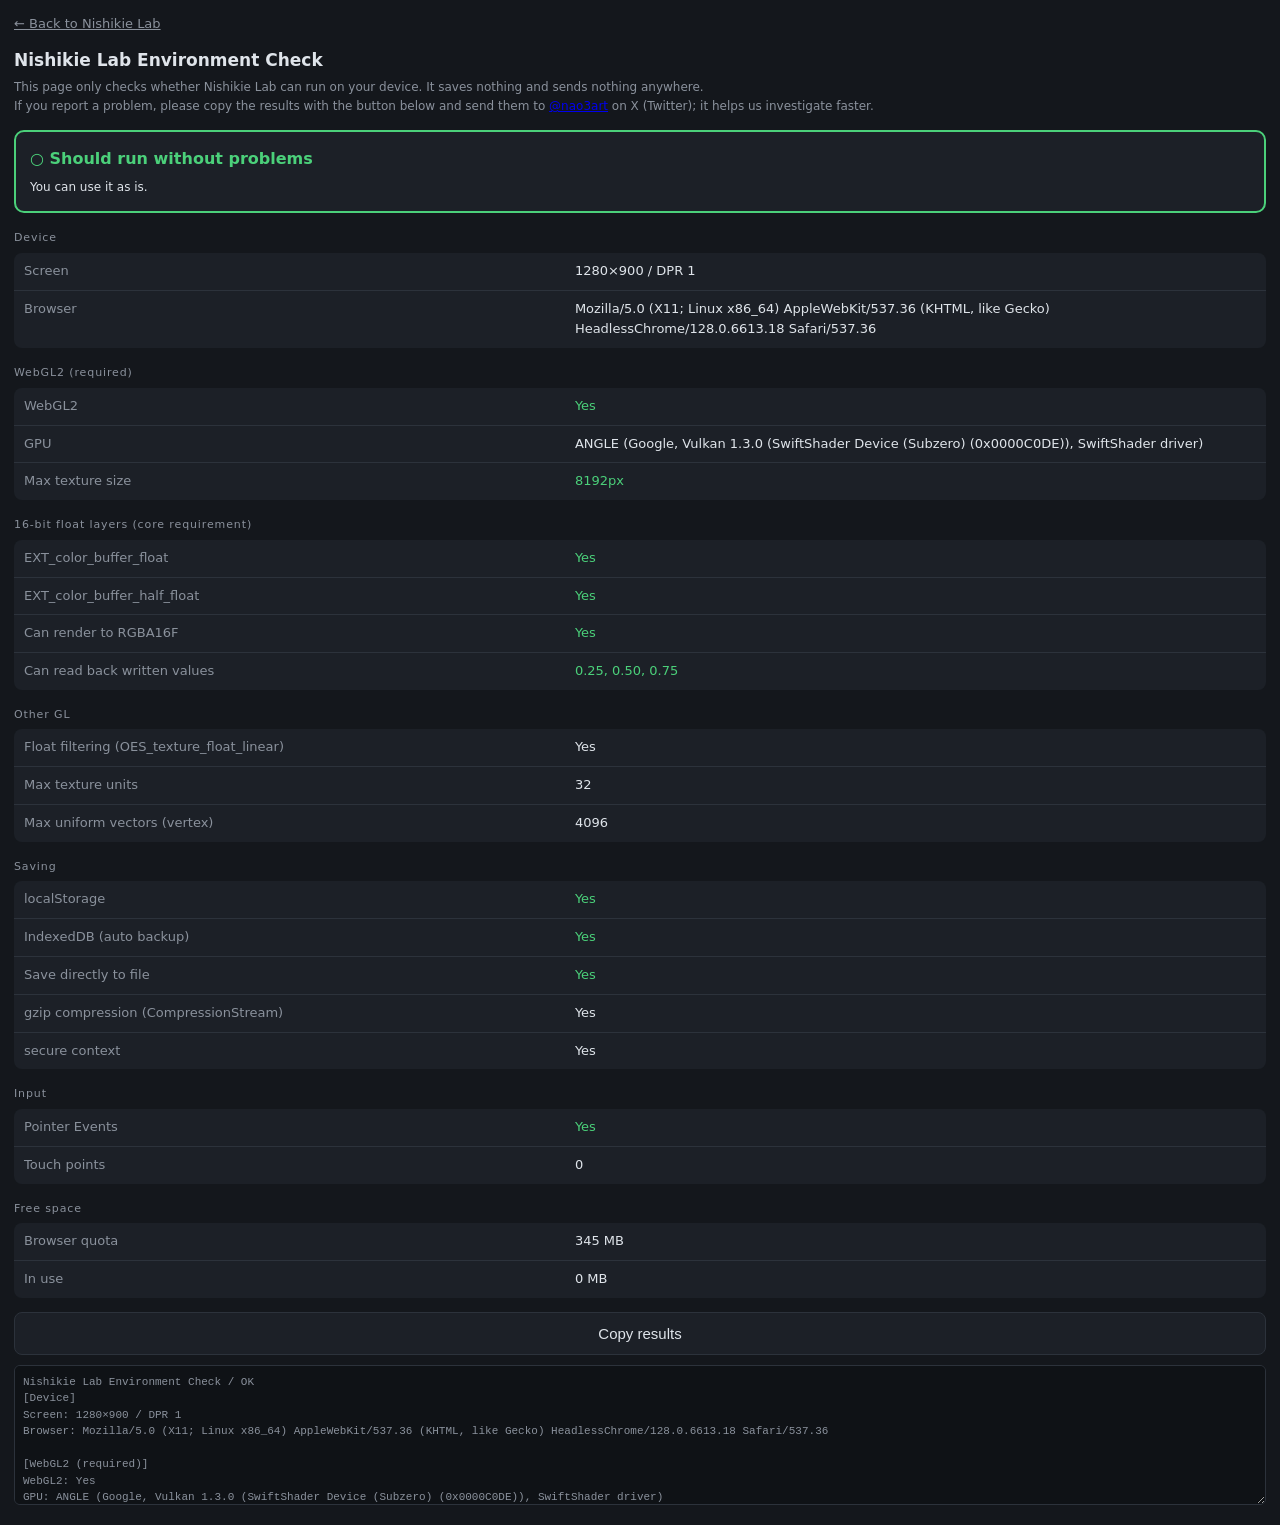
<file: en/check/index.html>
<!doctype html>
<html lang="en"><head><meta charset="utf-8">
<meta name="viewport" content="width=device-width, initial-scale=1, viewport-fit=cover">
<title>Nishikie Lab Compatibility Check — will it run on your computer?</title>
<meta name="description" content="Check on the spot whether Nishikie Lab runs on your computer and browser. Tests WebGL2 and 16-bit float layer support. Nothing is saved or sent.">
<link rel="canonical" href="https://naocgart-sudo.github.io/nishikie-lab/en/check/">
<link rel="alternate" hreflang="ja" href="https://naocgart-sudo.github.io/nishikie-lab/check/">
<link rel="alternate" hreflang="en" href="https://naocgart-sudo.github.io/nishikie-lab/en/check/">
<link rel="icon" href="../../assets/favicon-32.png" sizes="32x32">
<meta property="og:title" content="Nishikie Lab Compatibility Check — will it run on your computer?"><meta property="og:description" content="Check on the spot whether Nishikie Lab runs on your computer and browser. Tests WebGL2 and 16-bit float layer support. Nothing is saved or sent.">
<meta property="og:image" content="https://naocgart-sudo.github.io/nishikie-lab/assets/og-en.jpg">
<meta name="twitter:card" content="summary_large_image">

<style>
  :root{ --bg:#14171c; --panel:#1c2027; --line:#2c323b; --text:#dfe4ea; --dim:#8a919c;
         --ok:#4bd07a; --ng:#ff5f57; --warn:#e8a34c; }
  *{ box-sizing:border-box }
  body{ margin:0; padding:14px; background:var(--bg); color:var(--text);
        font:14px/1.6 system-ui,-apple-system,"Hiragino Kaku Gothic ProN","Noto Sans JP",sans-serif }
  h1{ font-size:17px; margin:0 0 4px }
  p.lead{ color:var(--dim); font-size:12px; margin:0 0 14px }
  .verdict{ border-radius:10px; padding:14px; margin-bottom:14px; font-weight:700; font-size:16px;
            border:2px solid var(--line); background:var(--panel) }
  .verdict.ok{ border-color:var(--ok); color:var(--ok) }
  .verdict.ng{ border-color:var(--ng); color:var(--ng) }
  .verdict.warn{ border-color:var(--warn); color:var(--warn) }
  .verdict small{ display:block; font-weight:400; font-size:12px; color:var(--text); margin-top:6px }
  table{ width:100%; border-collapse:collapse; background:var(--panel); border-radius:8px; overflow:hidden }
  td{ padding:8px 10px; border-top:1px solid var(--line); vertical-align:top; font-size:13px }
  tr:first-child td{ border-top:none }
  td.k{ color:var(--dim); width:44%; word-break:break-word }
  td.v{ word-break:break-word }
  .ok{ color:var(--ok) } .ng{ color:var(--ng) } .warn{ color:var(--warn) }
  .sec{ margin:16px 0 6px; color:var(--dim); font-size:11px; letter-spacing:.08em }
  button{ width:100%; margin-top:14px; padding:12px; font-size:15px; border-radius:8px;
          border:1px solid var(--line); background:var(--panel); color:var(--text) }
  button:active{ background:#252a33 }
  textarea{ width:100%; height:140px; margin-top:10px; background:#0f1216; color:var(--dim);
            border:1px solid var(--line); border-radius:6px; padding:8px; font:11px/1.5 monospace }
  canvas{ display:none }
</style></head><body>
<p style="margin:0 0 12px;font-size:13px"><a href="../" style="color:#8a919c">← Back to Nishikie Lab</a></p>
<h1>Nishikie Lab Environment Check</h1>
<p class="lead">This page only checks whether Nishikie Lab can run on your device. It saves nothing and sends nothing anywhere.<br>
If you report a problem, please copy the results with the button below and send them to <a href="https://x.com/nao3art" target="_blank" rel="noopener">@nao3art</a> on X (Twitter); it helps us investigate faster.</p>
<div id="verdict" class="verdict">Checking…
  <small>If nothing appears beyond this message, the page is open somewhere scripts can't run.
  Instead of the "preview" in a mail or chat app, <b>save the file to your device first, then
  open it directly in Safari or Chrome</b>.</small></div>
<div id="out"></div>
<button id="copy">Copy results</button>
<textarea id="raw" readonly></textarea>
<canvas id="cv" width="64" height="64"></canvas>
<script>
// This page's job: always report something, no matter how broken the environment is.
// 1. Don't stop on exceptions midway (each section is wrapped in try + caught by onerror)
// 2. If finish is never reached, a 3-second watchdog forces the results out
// 3. Where JS doesn't run at all (attachment previews in mail/chat apps) we can't bake a
//    noscript-style notice into the verdict, so the "how to open" note below stays on the page
(function(){
  const rows = [];
  let finished = false;
  window.onerror = function(msg, src, line){
    try{
      rows.push({sec: 'Error'});
      rows.push({k: 'Script error', v: msg + ' (line ' + line + ')', cls: 'ng'});
      finish(true);
    }catch(e){}
    return false;
  };
  const add = (k, v, cls) => rows.push({k, v: String(v), cls: cls || ''});
  const sec = (t) => rows.push({sec: t});
  const yes = b => b ? 'Yes' : 'No';

  sec('Device');
  add('Screen', screen.width + '×' + screen.height + ' / DPR ' + (window.devicePixelRatio || 1));
  add('Browser', navigator.userAgent);

  // --- WebGL2 ---
  sec('WebGL2 (required)');
  const cv = document.getElementById('cv');
  let gl = null, fatal = false, warn = false;
  try{ gl = cv.getContext('webgl2', {antialias:false}); }catch(e){}
  add('WebGL2', yes(!!gl), gl ? 'ok' : 'ng');
  if(!gl){ fatal = true; }
  else{
    const dbg = gl.getExtension('WEBGL_debug_renderer_info');
    add('GPU', dbg ? gl.getParameter(dbg.UNMASKED_RENDERER_WEBGL) : '(hidden)');
    const maxTex = gl.getParameter(gl.MAX_TEXTURE_SIZE);
    add('Max texture size', maxTex + 'px', maxTex >= 4096 ? 'ok' : 'warn');
    if(maxTex < 4096) warn = true;

    // Can a 16-bit float texture be used as a render target? Nishikie Lab layers depend on this
    sec('16-bit float layers (core requirement)');
    const efl = gl.getExtension('EXT_color_buffer_float');
    const ehf = gl.getExtension('EXT_color_buffer_half_float');
    add('EXT_color_buffer_float', yes(!!efl), efl ? 'ok' : 'warn');
    add('EXT_color_buffer_half_float', yes(!!ehf), ehf ? 'ok' : 'warn');
    // Actually create one and test rather than trusting the declaration (some implementations pass without the extension)
    let renderable = false, readback = null;
    try{
      const tex = gl.createTexture();
      gl.bindTexture(gl.TEXTURE_2D, tex);
      gl.texImage2D(gl.TEXTURE_2D, 0, gl.RGBA16F, 8, 8, 0, gl.RGBA, gl.HALF_FLOAT, null);
      const fbo = gl.createFramebuffer();
      gl.bindFramebuffer(gl.FRAMEBUFFER, fbo);
      gl.framebufferTexture2D(gl.FRAMEBUFFER, gl.COLOR_ATTACHMENT0, gl.TEXTURE_2D, tex, 0);
      renderable = gl.checkFramebufferStatus(gl.FRAMEBUFFER) === gl.FRAMEBUFFER_COMPLETE;
      if(renderable){
        gl.viewport(0, 0, 8, 8);
        gl.clearColor(0.25, 0.5, 0.75, 1);
        gl.clear(gl.COLOR_BUFFER_BIT);
        const px = new Float32Array(4);
        gl.readPixels(0, 0, 1, 1, gl.RGBA, gl.FLOAT, px);
        readback = (gl.getError() === gl.NO_ERROR)
          ? [px[0].toFixed(2), px[1].toFixed(2), px[2].toFixed(2)].join(', ') : 'Cannot read back';
      }
      gl.bindFramebuffer(gl.FRAMEBUFFER, null);
    }catch(e){ readback = 'Error: ' + e.message; }
    add('Can render to RGBA16F', yes(renderable), renderable ? 'ok' : 'ng');
    add('Can read back written values', readback === null ? '—' : readback,
        (readback && readback.indexOf('0.25') === 0) ? 'ok' : 'warn');
    if(!renderable) fatal = true;
    if(readback && readback.indexOf('0.25') !== 0) warn = true;

    sec('Other GL');
    add('Float filtering (OES_texture_float_linear)', yes(!!gl.getExtension('OES_texture_float_linear')));
    add('Max texture units', gl.getParameter(gl.MAX_TEXTURE_IMAGE_UNITS));
    add('Max uniform vectors (vertex)', gl.getParameter(gl.MAX_VERTEX_UNIFORM_VECTORS));
  }

  // --- Saving ---
  sec('Saving');
  let ls = false;
  try{ localStorage.setItem('__t','1'); ls = localStorage.getItem('__t') === '1'; localStorage.removeItem('__t'); }catch(e){}
  add('localStorage', yes(ls), ls ? 'ok' : 'warn');
  // In sandboxed environments, even accessing the indexedDB property can throw
  let idb = false; try{ idb = (typeof indexedDB !== 'undefined') && !!indexedDB; }catch(e){}
  add('IndexedDB (auto backup)', yes(idb), idb ? 'ok' : 'warn');
  let fsa = false; try{ fsa = typeof window.showSaveFilePicker === 'function'; }catch(e){}
  add('Save directly to file', yes(fsa), fsa ? 'ok' : 'warn');
  add('gzip compression (CompressionStream)', yes(typeof CompressionStream !== 'undefined'));
  add('secure context', yes(window.isSecureContext));

  // --- Input ---
  sec('Input');
  add('Pointer Events', yes(typeof PointerEvent !== 'undefined'),
      typeof PointerEvent !== 'undefined' ? 'ok' : 'ng');
  add('Touch points', navigator.maxTouchPoints || 0);
  if(typeof PointerEvent === 'undefined') fatal = true;

  // --- Free space ---
  const finish = (isError)=>{
    if(finished) return;
    finished = true;
    const out = document.getElementById('out');
    let html = '';
    for(const r of rows){
      if(r.sec){ html += '</table><div class="sec">' + r.sec + '</div><table>'; continue; }
      html += '<tr><td class="k">' + r.k + '</td><td class="v ' + r.cls + '">' + r.v + '</td></tr>';
    }
    out.innerHTML = ('<table>' + html + '</table>').replace('<table></table>', '');

    const v = document.getElementById('verdict');
    if(isError){
      v.className = 'verdict ng';
      v.innerHTML = '× An error occurred during the check<small>Please keep the results so far and the error message. ' +
        'Including them when you contact us gives us a lead for the investigation.</small>';
    }else if(fatal){
      v.className = 'verdict ng';
      v.innerHTML = '× Nishikie Lab cannot run on this device<small>WebGL2 or 16-bit float layers are not available. ' +
        'Please consider using a different device or browser.</small>';
    }else if(warn){
      v.className = 'verdict warn';
      v.innerHTML = '△ Should run, but with some limitations<small>If you contact us, please include the orange items below.</small>';
    }else{
      v.className = 'verdict ok';
      v.innerHTML = '○ Should run without problems<small>You can use it as is.</small>';
    }
    const text = rows.map(r => r.sec ? '\n[' + r.sec + ']' : r.k + ': ' + r.v).join('\n');
    document.getElementById('raw').value =
      'Nishikie Lab Environment Check / ' + (fatal ? 'NG' : warn ? 'WARN' : 'OK') + text;
  };

  // A 3-second watchdog so we don't hang silently where the Promise neither resolves nor rejects
  setTimeout(()=>{ if(!finished){ add('Note', 'Free space check skipped: no response within 3 seconds', 'warn'); finish(); } }, 3000);
  let est = null;
  try{ est = navigator.storage && navigator.storage.estimate ? navigator.storage.estimate() : null; }catch(e){}
  if(est){
    est.then(e=>{
      sec('Free space');
      add('Browser quota', Math.round((e.quota || 0) / 1048576) + ' MB');
      add('In use', Math.round((e.usage || 0) / 1048576) + ' MB');
      finish();
    }).catch(()=>finish());
  }else finish();

  document.getElementById('copy').addEventListener('click', ()=>{
    const ta = document.getElementById('raw');
    ta.select(); ta.setSelectionRange(0, 99999);
    const done = ()=>{ const b = document.getElementById('copy');
      b.textContent = 'Copied'; setTimeout(()=> b.textContent = 'Copy results', 1600); };
    if(navigator.clipboard) navigator.clipboard.writeText(ta.value).then(done, ()=>{ document.execCommand('copy'); done(); });
    else { document.execCommand('copy'); done(); }
  });
})();
</script>
<!-- Cloudflare Web Analytics --><script type='module' src='https://static.cloudflareinsights.com/beacon.min.js' data-cf-beacon='{"token": "6cad8cb829464d1d828d02a7c654e9b0"}'></script><!-- End Cloudflare Web Analytics -->
</body></html>
</file>
<file: assets/site.css>
/* Nishikie Lab site — 和紙の地 × 藍の墨 × 朱 */
:root{
  --paper:#f3ede2; --paper2:#ebe3d4; --card:#fbf8f2;
  --ink:#1f2d4a; --ink2:#4b5568; --dim:#7a7f8c;
  --shu:#c8462f; --gold:#b8914a; --line:#d9cfbd;
  --shadow:0 1px 2px rgba(31,45,74,.06),0 8px 24px rgba(31,45,74,.08);
  --serif:"Shippori Mincho","Noto Serif JP","Hiragino Mincho ProN","Yu Mincho",serif;
  --sans:"Zen Kaku Gothic New","Noto Sans JP","Hiragino Kaku Gothic ProN","Yu Gothic",system-ui,sans-serif;
  --w:1120px;
}
@media (prefers-color-scheme:dark){
  :root{ --paper:#14171d; --paper2:#1a1e26; --card:#1f242d; --ink:#e9e3d6; --ink2:#b9b6ad;
    --dim:#8a8d96; --shu:#e06a4f; --gold:#d3b06a; --line:#2e333d;
    --shadow:0 1px 2px rgba(0,0,0,.3),0 10px 30px rgba(0,0,0,.35); }
}
*{box-sizing:border-box}
html{scroll-behavior:smooth;-webkit-text-size-adjust:100%}
body{margin:0;background:var(--paper);color:var(--ink);font:16px/1.85 var(--sans);
  font-feature-settings:"palt";overflow-x:hidden}
img,video{max-width:100%;height:auto;display:block}
a{color:inherit}
.wrap{max-width:var(--w);margin:0 auto;padding:0 20px}
h1,h2,h3{font-family:var(--serif);font-weight:700;letter-spacing:.02em;line-height:1.35;margin:0}
.skip{position:absolute;left:-999px}.skip:focus{left:12px;top:12px;z-index:99;background:var(--card);padding:8px 12px}

/* header */
.nav{position:sticky;top:0;z-index:20;background:color-mix(in srgb,var(--paper) 86%,transparent);
  backdrop-filter:blur(10px);-webkit-backdrop-filter:blur(10px);border-bottom:1px solid transparent;transition:border-color .3s}
.nav.scrolled{border-bottom-color:var(--line)}
.nav .wrap{display:flex;align-items:center;gap:20px;height:60px}
.nav .brand{display:flex;align-items:center;gap:10px;text-decoration:none;font-family:var(--serif);font-weight:700}
.nav .brand img{width:28px;height:28px;border-radius:6px}
.nav ul{display:flex;gap:18px;list-style:none;margin:0 0 0 auto;padding:0;font-size:14px}
.nav ul a{text-decoration:none;color:var(--ink2)}.nav ul a:hover{color:var(--shu)}
.nav .lang{font-size:13px;border:1px solid var(--line);border-radius:99px;padding:3px 12px;text-decoration:none}
@media (max-width:760px){.nav ul{display:none}.nav .lang{margin-left:auto}}

/* hero */
.hero{position:relative;overflow:hidden;padding:56px 0 72px}
.hero canvas{position:absolute;inset:0;width:100%;height:100%;z-index:0;opacity:.9}
.hero .wrap{position:relative;z-index:1;display:grid;grid-template-columns:1.15fr .85fr;gap:48px;align-items:center}
.kicker{display:inline-flex;gap:8px;align-items:center;font-size:13px;letter-spacing:.12em;color:var(--shu);font-weight:700}
.kicker::before{content:"";width:28px;height:2px;background:var(--shu)}
.hero h1{font-size:clamp(28px,4.3vw,54px);margin:16px 0 8px}
.hero h1 .line>span{white-space:nowrap}
.hero h1 .name{display:block;font-size:.42em;letter-spacing:.08em;color:var(--ink2);margin-bottom:10px;font-weight:600}
.hero h1 .line{display:block;overflow:hidden}
.hero h1 .line>span{display:inline-block;transform:translateY(110%);animation:rise .9s cubic-bezier(.2,.7,.1,1) forwards}
.hero h1 .line:nth-child(3)>span{animation-delay:.12s}
@keyframes rise{to{transform:none}}
.hero p.lead{font-size:clamp(15px,1.7vw,18px);color:var(--ink2);max-width:34em;margin:18px 0 26px}
.chips{display:flex;flex-wrap:wrap;gap:8px;margin:0 0 28px;padding:0;list-style:none}
.chips li{font-size:13px;border:1px solid var(--line);background:var(--card);border-radius:99px;padding:4px 12px}
.cta{display:flex;flex-wrap:wrap;gap:12px}
.btn{display:inline-flex;align-items:center;gap:8px;padding:13px 22px;border-radius:10px;text-decoration:none;
  font-weight:700;font-size:15px;border:1.5px solid var(--ink);transition:transform .15s,box-shadow .2s,background .2s}
.btn:hover{transform:translateY(-2px);box-shadow:var(--shadow)}
.btn.primary{background:var(--shu);border-color:var(--shu);color:#fff}
.btn.ghost{background:transparent}
.btn small{font-weight:500;opacity:.85}
.art{position:relative;justify-self:center;max-width:400px}
.art img{border-radius:6px;box-shadow:0 30px 60px -20px rgba(31,45,74,.45);transform:rotate(1.2deg);transition:transform .6s}
.art:hover img{transform:rotate(0) scale(1.01)}
.art figcaption{font-size:12px;color:var(--dim);margin-top:12px;text-align:right}
.art::before{content:"";position:absolute;inset:-14px -14px auto auto;width:64px;height:64px;border:2px solid var(--gold);border-radius:50%;opacity:.7}
@media (max-width:860px){.hero .wrap{grid-template-columns:1fr}.art{max-width:300px}}

/* sections */
section{padding:88px 0}
section.alt{background:var(--paper2)}
.sec-head{max-width:720px;margin:0 0 44px}
.sec-head .num{font-family:var(--serif);color:var(--gold);font-size:14px;letter-spacing:.2em}
.sec-head h2{font-size:clamp(26px,3.4vw,38px);margin:8px 0 12px}
.sec-head p{color:var(--ink2);margin:0}

.feature{display:grid;grid-template-columns:1fr 1fr;gap:44px;align-items:center;margin-bottom:72px}
.feature:last-child{margin-bottom:0}
.feature:nth-child(even) .media{order:2}
.feature .media{border-radius:12px;overflow:hidden;box-shadow:var(--shadow);background:var(--card)}
.feature h3{font-size:clamp(21px,2.4vw,26px);margin-bottom:12px}
.feature h3 .tag{display:block;font-family:var(--sans);font-size:12px;letter-spacing:.14em;color:var(--shu);margin-bottom:8px}
.feature p{color:var(--ink2);margin:0 0 10px}
@media (max-width:820px){.feature{grid-template-columns:1fr;gap:20px}.feature:nth-child(even) .media{order:0}}

.grid4{display:grid;grid-template-columns:repeat(auto-fill,minmax(230px,1fr));gap:16px}
@media (max-width:540px){.grid4{grid-template-columns:repeat(2,1fr);gap:10px}.clip figcaption{padding:10px}}
.clip img{aspect-ratio:16/9;object-fit:cover;width:100%}
.clip.wide{grid-column:span 2}
@media (max-width:540px){.clip.wide{grid-column:span 2}}
.clip{background:var(--card);border-radius:12px;overflow:hidden;box-shadow:var(--shadow);margin:0}
.clip video{aspect-ratio:16/9;object-fit:cover;width:100%}
.clip figcaption{padding:12px 14px;font-size:14px}
.clip figcaption b{display:block;font-family:var(--serif);font-size:16px}
.clip figcaption span{color:var(--dim);font-size:13px}

.list{columns:2;column-gap:40px;padding:0;margin:40px 0 0;list-style:none}
.list li{break-inside:avoid;padding:10px 0 10px 22px;border-top:1px solid var(--line);position:relative;color:var(--ink2);font-size:15px}
.list li::before{content:"";position:absolute;left:2px;top:20px;width:8px;height:8px;border-radius:50%;background:var(--shu)}
.list li b{color:var(--ink)}
@media (max-width:700px){.list{columns:1}}

.works{display:grid;grid-template-columns:.8fr 1.2fr;gap:44px;align-items:center}
.works img{border-radius:6px;box-shadow:var(--shadow)}
@media (max-width:820px){.works{grid-template-columns:1fr}}

.spec{display:grid;grid-template-columns:1fr 1fr;gap:28px}
.spec table{width:100%;border-collapse:collapse;font-size:15px}
.spec th,.spec td{text-align:left;vertical-align:top;padding:12px 8px;border-top:1px solid var(--line)}
.spec th{width:34%;color:var(--dim);font-weight:500;font-size:14px}
@media (max-width:820px){.spec{grid-template-columns:1fr}}

.plans{display:grid;grid-template-columns:repeat(3,1fr);gap:18px}
.plan{background:var(--card);border:1px solid var(--line);border-radius:14px;padding:26px 24px;display:flex;flex-direction:column;gap:10px}
.plan.main{border:2px solid var(--shu);position:relative}
.plan.main::before{content:attr(data-badge);position:absolute;top:-12px;left:20px;background:var(--shu);color:#fff;font-size:12px;padding:2px 10px;border-radius:99px}
.plan h3{font-size:20px}
.plan .price{font-family:var(--serif);font-size:30px;font-weight:700}
.plan .price small{font-size:14px;color:var(--dim);font-weight:500}
.plan ul{margin:0;padding-left:1.2em;color:var(--ink2);font-size:14px;flex:1}
.plan .btn{justify-content:center}
@media (max-width:860px){.plans{grid-template-columns:1fr}}

.faq details{border-top:1px solid var(--line);padding:4px 0}
.faq details:last-child{border-bottom:1px solid var(--line)}
.faq summary{cursor:pointer;list-style:none;padding:16px 36px 16px 0;font-weight:700;position:relative}
.faq summary::-webkit-details-marker{display:none}
.faq summary::after{content:"+";position:absolute;right:6px;top:12px;font-size:22px;color:var(--shu);transition:transform .25s}
.faq details[open] summary::after{transform:rotate(45deg)}
.faq details p{margin:0 0 18px;color:var(--ink2)}

footer{padding:56px 0 40px;border-top:1px solid var(--line);font-size:14px;color:var(--dim)}
footer .wrap{display:flex;flex-wrap:wrap;gap:18px 40px;align-items:center;justify-content:space-between}
footer img{height:56px;width:auto;border-radius:4px}
footer a{color:var(--ink2)}

/* reveal */
.rv{opacity:0;transform:translateY(24px);transition:opacity .8s ease,transform .8s cubic-bezier(.2,.7,.1,1)}
.rv.in{opacity:1;transform:none}
@media (prefers-reduced-motion:reduce){
  .rv{opacity:1;transform:none;transition:none}
  .hero h1 .line>span{animation:none;transform:none}
  html{scroll-behavior:auto}
}
.noscript .rv{opacity:1;transform:none}

/* v2: version badge / mobile / updates */
.kicker .ver{font-style:normal;font-weight:600;font-size:12px;letter-spacing:.06em;color:var(--ink2);border:1px solid var(--line);background:var(--card);border-radius:99px;padding:2px 9px;margin-left:6px}
.mobile{display:grid;grid-template-columns:1fr 1fr;gap:44px;align-items:center}
.mobile .sec-head h2 .soon{display:inline-block;vertical-align:middle;font-family:var(--sans);font-size:12px;letter-spacing:.14em;color:#fff;background:var(--shu);border-radius:99px;padding:3px 10px;margin-left:10px}
.mobile .note{font-size:13px;color:var(--dim);margin-top:14px}
.phones{display:flex;gap:16px;justify-content:center;align-items:flex-end}
.phone{margin:0;width:150px;flex:0 0 auto;aspect-ratio:9/19.5;border-radius:26px;border:7px solid #1b1d22;background:#0e1013;overflow:hidden;box-shadow:0 24px 50px -22px rgba(31,45,74,.55)}
.phone:nth-child(2){width:170px;transform:translateY(-10px)}
.phone img{width:100%;height:100%;object-fit:cover}
@media (max-width:820px){.mobile{grid-template-columns:1fr}.phones{gap:10px}.phone{width:28%}.phone:nth-child(2){width:32%}}
.updates{margin-top:44px;border-top:1px solid var(--line);padding-top:28px}
.updates h3{font-size:18px;margin-bottom:14px}
.updates h3 small{font-family:var(--sans);font-weight:500;font-size:13px;color:var(--dim);margin-left:10px}
.updates dl{margin:0;display:grid;grid-template-columns:max-content 1fr;gap:8px 18px;font-size:14px}
.updates dt{font-family:var(--serif);font-weight:700;white-space:nowrap}
.updates dt span{display:block;font-family:var(--sans);font-weight:500;font-size:12px;color:var(--dim)}
.updates dd{margin:0;color:var(--ink2)}
@media (max-width:540px){.updates dl{grid-template-columns:1fr;gap:4px}.updates dd{margin-bottom:10px}}
/* v3: in the works (mobile + watercolor) */
#mobile .sec-head h2 .soon{display:inline-block;vertical-align:middle;font-family:var(--sans);font-size:12px;letter-spacing:.14em;color:#fff;background:var(--shu);border-radius:99px;padding:3px 10px;margin-left:10px}
.wip{display:grid;grid-template-columns:1fr 1fr;gap:44px;align-items:center;margin-bottom:64px}
.wip:nth-of-type(odd) > :first-child{order:2}
.wip h3{font-size:clamp(21px,2.4vw,26px);margin-bottom:12px}
.wip h3 .tag{display:block;font-family:var(--sans);font-size:12px;letter-spacing:.14em;color:var(--shu);margin-bottom:8px}
.wip p{color:var(--ink2);margin:0 0 10px}
.wcmedia{margin:0;border-radius:12px;overflow:hidden;box-shadow:var(--shadow);background:#f7f5f0}
.wcmedia video{display:block;width:100%;height:auto;aspect-ratio:3/2}
#mobile > .wrap > .note{font-size:13px;color:var(--dim);margin-top:0}
@media (max-width:820px){.wip{grid-template-columns:1fr;gap:20px;margin-bottom:44px}.wip:nth-of-type(odd) > :first-child{order:0}}
.feature .media.sq{max-width:460px;width:100%;justify-self:center}
</file>
<file: assets/lux.css>
/* Nishikie Lab site — LUX skin (試作 2026-11-07)
   「和風・高級感・ラグジュアリー(濃紺の地 × 金 × 朱 × 流れる墨線)」を軸に、ポップ版の仕掛け
   (見出しのチップ / 波の継ぎ目 / 小物の浮遊 / ピルボタン / ステッカー風カード / 控えめな網点)を金と朱で移植。
   site.css の上から被せるだけ(マークアップは本番と同じ)。常にダーク配色 */
:root{
  --paper:#14171d; --paper2:#1a1e26; --paper3:#151b2a; --card:#1f242d; --ink:#e9e3d6; --ink2:#b9b6ad; --dim:#8a8d96;
  --shu:#e06a4f; --shu2:#ff8b6a; --gold:#d3b06a; --gold2:#f0d79a; --gold3:#8c7340; --line:#2e333d; --ai:#2b4a7a;
  --shadow:0 1px 2px rgba(0,0,0,.3),0 10px 30px rgba(0,0,0,.35);
  --gl:0 0 0 1px rgba(211,176,106,.28);
  color-scheme:dark;
}
body{background:var(--paper)}
::selection{background:var(--shu);color:#fff}
section,.hero{position:relative;overflow:hidden}
section > .wrap,.hero > .wrap{position:relative;z-index:2}

/* ---- カラーハーフトーン(lux.js が canvas に描く。点の大きさで消える) ---- */
.ht{position:absolute;left:0;top:0;pointer-events:none;z-index:0}

/* ---- 波の継ぎ目: 次のセクションの色で塗り + 金の細い線 ---- */
.wave{position:absolute;left:0;right:0;bottom:-2px;height:clamp(34px,5vw,72px);z-index:3;pointer-events:none}
.wave svg{display:block;width:100%;height:100%}
.wave .ln{fill:none;stroke:var(--gold);stroke-width:1.2;opacity:.55;vector-effect:non-scaling-stroke}

/* 背景の色分け(濃紺 / 墨 / 藍 / 深い朱) */
#features{background:var(--paper)}
#motion{background:linear-gradient(180deg,#151b2a,#121722)}
#mobile{background:var(--paper2)}
#works{background:linear-gradient(180deg,#1b1414,#1f1718)}
#spec{background:var(--paper)}
#get{background:linear-gradient(180deg,#151b2a,#111622)}
#faq{background:var(--paper2)}
section.alt{background:initial}

/* ---- header ---- */
.nav{background:rgba(20,23,29,.78)}
.nav .lang{border-color:rgba(211,176,106,.5);color:var(--gold2)}
.nav ul a:hover{color:var(--gold2)}

/* ---- hero: 墨線はそのまま。金の網点と小物を足す ---- */
.hero{padding:64px 0 110px}
.hero canvas{opacity:1}
.kicker{color:var(--gold2);border:1px solid rgba(211,176,106,.55);border-radius:99px;padding:5px 14px 5px 12px;background:rgba(20,23,29,.6);backdrop-filter:blur(4px)}
.kicker::before{width:18px;background:var(--gold)}
.kicker .ver{background:var(--shu);border-color:var(--shu);color:#fff}
.hero h1{text-shadow:0 0 30px rgba(211,176,106,.12)}
.hero h1 .line:nth-child(2)>span{background:linear-gradient(90deg,#f6efe0,#e9e3d6 60%,var(--gold2));-webkit-background-clip:text;background-clip:text;color:transparent}
.chips li{border-color:rgba(211,176,106,.35);background:rgba(31,36,45,.7)}
.btn{border-radius:99px;padding:14px 26px;font-weight:700;position:relative;overflow:hidden}
.btn.primary{background:linear-gradient(90deg,var(--shu) 0%,#d8955a 55%,var(--gold) 100%);border-color:transparent;color:#1a1410;box-shadow:0 10px 30px -10px rgba(224,106,79,.6)}
.btn.primary small{color:#2a1c12;opacity:.8}
.btn.primary::before,.btn.primary::after{content:"✦";position:absolute;color:#fff6dc;font-size:12px;animation:twinkle 1.8s ease-in-out infinite}
.btn.primary::before{left:9px;top:5px}.btn.primary::after{right:9px;bottom:5px;animation-delay:.9s}
.btn.primary::after{content:"✦"}
.btn.ghost{border-color:rgba(211,176,106,.55);color:var(--gold2)}
.btn.ghost:hover{background:rgba(211,176,106,.08)}
.art img{border-radius:10px;box-shadow:0 0 0 1px rgba(211,176,106,.35),10px 10px 0 -2px rgba(224,106,79,.55),0 30px 60px -20px rgba(0,0,0,.7)}
.art::before{inset:-18px -18px auto auto;width:72px;height:72px;border-color:var(--gold);opacity:.8;animation:spin 24s linear infinite}
.art::after{content:"✦";position:absolute;left:-14px;bottom:60px;color:var(--gold2);font-size:22px;animation:twinkle 2.6s ease-in-out infinite}

/* ---- 見出し: 金の鎖線チップが見出しに掛かる ---- */
section{padding:100px 0 110px}
.sec-head{position:relative}
.sec-head .num{position:relative;z-index:2;display:inline-block;font-size:12px;letter-spacing:.22em;color:#1a1410;
  background:linear-gradient(90deg,var(--gold2),var(--gold));padding:5px 14px 5px 16px;border-radius:99px;transform:rotate(-2.5deg);margin:0 0 -6px 4px;
  box-shadow:0 0 0 1px rgba(255,255,255,.15) inset,0 6px 16px -6px rgba(0,0,0,.6)}
.sec-head h2{font-size:clamp(30px,4.2vw,50px);line-height:1.2;margin:4px 0 14px;text-shadow:3px 3px 0 rgba(211,176,106,.22)}
#works .sec-head h2{font-size:clamp(26px,3vw,36px)}
.sec-head p{color:var(--ink2)}
.sec-head::after{content:"";display:block;width:64px;height:2px;margin-top:16px;background:linear-gradient(90deg,var(--shu),var(--gold));border-radius:2px}
.feature h3 .tag,.wip h3 .tag{display:table;color:var(--gold2);border:1px solid rgba(211,176,106,.5);border-radius:99px;padding:2px 10px;margin-bottom:10px;transform:rotate(-1.5deg)}

/* ---- カード: 金の髪線 + 朱のずれ影(ステッカー) ---- */
.feature .media,.clip,.phone,.works img{border-radius:16px;box-shadow:var(--gl),8px 8px 0 -1px rgba(224,106,79,.35),0 20px 50px -20px rgba(0,0,0,.7);transition:transform .35s}
.feature:nth-child(even) .media{box-shadow:var(--gl),-8px 8px 0 -1px rgba(211,176,106,.35),0 20px 50px -20px rgba(0,0,0,.7)}
.feature .media:hover,.clip:hover{transform:translate(-2px,-3px) rotate(-.4deg)}
.clip figcaption b{color:var(--gold2)}
.plan{border-radius:18px;border:1px solid rgba(211,176,106,.3);background:linear-gradient(180deg,#232935,#1b2029);box-shadow:var(--gl)}
.plan.main{border:1px solid var(--gold);box-shadow:0 0 0 1px var(--gold),8px 8px 0 -1px rgba(224,106,79,.45),0 0 60px -20px rgba(211,176,106,.5)}
.plan.main::before{background:linear-gradient(90deg,var(--shu),#d8955a);color:#1a1410;font-weight:700;transform:rotate(-3deg);left:16px;top:-14px;padding:3px 12px}
.plan .price{color:var(--gold2)}
.list li::before{background:var(--gold)}
.spec th,.spec td,.faq details,.faq details:last-child,.updates{border-color:rgba(211,176,106,.22)}
.faq summary::after{color:var(--gold)}
.updates dt{color:var(--gold2)}
#mobile .sec-head h2 .soon{background:var(--shu);color:#fff;transform:rotate(-4deg)}
footer{border-top:1px solid rgba(211,176,106,.25);background:#0f1116}

/* ---- 浮遊する小物(金の星・朱の丸・金の輪・網点の切れ端)。本文の外側に ---- */
.deco{position:absolute;z-index:1;pointer-events:none;user-select:none;font-size:var(--sz,20px);line-height:1;opacity:.9;
  animation:floaty var(--dur,7s) ease-in-out infinite alternate}
.deco.star{color:var(--gold2);text-shadow:0 0 12px rgba(240,215,154,.6);animation:floaty var(--dur,7s) ease-in-out infinite alternate,twinkle 3.2s ease-in-out infinite}
.deco.dot{width:var(--sz,10px);height:var(--sz,10px);border-radius:50%;background:var(--shu);box-shadow:0 0 14px rgba(224,106,79,.6);font-size:0}
.deco.ring{width:var(--sz,36px);height:var(--sz,36px);border:1.5px solid var(--gold);border-radius:50%;font-size:0;opacity:.7;animation:floaty var(--dur,7s) ease-in-out infinite alternate,spin var(--spin,18s) linear infinite}
.deco.ring::after{content:"";position:absolute;inset:4px;border:1px solid rgba(211,176,106,.4);border-radius:50%}
.deco.dots{width:var(--sz,70px);height:calc(var(--sz,70px)*.5);font-size:0;opacity:.5;
  background:radial-gradient(circle,var(--gold) 0 1.5px,transparent 2px) 0 0/9px 9px;transform:rotate(-18deg)}
.deco.sei{width:var(--sz,80px);height:calc(var(--sz,80px)*.5);font-size:0;opacity:.45;
  background:radial-gradient(circle at 50% 100%,transparent 60%,rgba(211,176,106,.9) 61%,rgba(211,176,106,.9) 64%,transparent 65%,transparent 78%,rgba(211,176,106,.9) 79%,rgba(211,176,106,.9) 82%,transparent 83%) 0 0/28px 14px,
             radial-gradient(circle at 50% 100%,transparent 60%,rgba(211,176,106,.9) 61%,rgba(211,176,106,.9) 64%,transparent 65%,transparent 78%,rgba(211,176,106,.9) 79%,rgba(211,176,106,.9) 82%,transparent 83%) 14px 7px/28px 14px}
@keyframes floaty{from{transform:translateY(0)}to{transform:translateY(-12px)}}
@keyframes spin{to{rotate:360deg}}
@keyframes twinkle{0%,100%{opacity:.45;scale:.85}50%{opacity:1;scale:1.1}}
@media (prefers-reduced-motion:reduce){.deco,.btn.primary::before,.btn.primary::after,.art::before,.art::after{animation:none}}
@media (max-width:760px){.deco{display:none}}

/* ---- 入手セクションの背景にも墨線(lux.js が canvas を足す) ---- */
canvas.inkline{position:absolute;inset:0;width:100%;height:100%;z-index:0;pointer-events:none;opacity:.9}

/* ==== 強め(旧 lux2.css) ==== */
/* LUX2: lux.css の上に重ねて「クリエイターズ風」を強める(網点を大きく濃く / チップを朱で大きく / 波を太く / 小物を大きく多く / ステッカーの傾き) */
.wave{height:clamp(50px,8vw,120px)}
.wave .ln{stroke-width:3;opacity:.9}
.sec-head .num{font-size:14px;padding:8px 20px 8px 22px;background:var(--shu);color:#fff;transform:rotate(-4deg);margin-bottom:-14px;margin-left:-6px;box-shadow:3px 3px 0 var(--gold),0 10px 20px -8px rgba(0,0,0,.7)}
.sec-head h2{font-size:clamp(36px,5.4vw,66px);text-shadow:5px 5px 0 rgba(224,106,79,.45)}
.sec-head::after{width:120px;height:4px}
.feature h3 .tag,.wip h3 .tag{background:var(--gold);color:#1a1410;border:none;font-weight:700;transform:rotate(-3deg);box-shadow:2px 2px 0 var(--shu)}
.feature .media,.clip{transform:rotate(-1.2deg)}
.feature:nth-child(even) .media{transform:rotate(1.2deg)}
.feature .media,.clip,.phone,.works img{box-shadow:0 0 0 4px #f3ede2,0 0 0 5px rgba(0,0,0,.4),12px 12px 0 0 var(--shu),0 24px 60px -20px rgba(0,0,0,.8)}
.feature:nth-child(even) .media{box-shadow:0 0 0 4px #f3ede2,0 0 0 5px rgba(0,0,0,.4),-12px 12px 0 0 var(--gold),0 24px 60px -20px rgba(0,0,0,.8)}
.art img{box-shadow:0 0 0 6px #f3ede2,14px 14px 0 0 var(--shu),0 30px 60px -20px rgba(0,0,0,.8);transform:rotate(-2.5deg)}
.btn{font-size:17px;padding:16px 30px;box-shadow:4px 4px 0 var(--gold)}
.btn.primary{box-shadow:4px 4px 0 #f3ede2}
.kicker{background:var(--gold);color:#1a1410;border:none;font-weight:800;transform:rotate(-2deg);box-shadow:3px 3px 0 var(--shu)}
.kicker::before{background:#1a1410}
.deco{opacity:1}
.deco.star{font-size:calc(var(--sz,20px)*1.8)}
.deco.dot{width:calc(var(--sz,10px)*2);height:calc(var(--sz,10px)*2)}
.deco.ring{width:calc(var(--sz,36px)*1.6);height:calc(var(--sz,36px)*1.6);border-width:3px}
.deco.dots,.deco.sei{opacity:.85;width:calc(var(--sz,70px)*1.5);height:calc(var(--sz,70px)*.75)}
.plan{transform:rotate(-1deg)}.plan.main{transform:rotate(1deg) scale(1.03)}.plan:last-child{transform:rotate(1.5deg)}
.plan.main::before{font-size:14px;padding:5px 16px;left:14px;top:-18px;transform:rotate(-6deg);box-shadow:2px 2px 0 var(--gold)}
</file>
